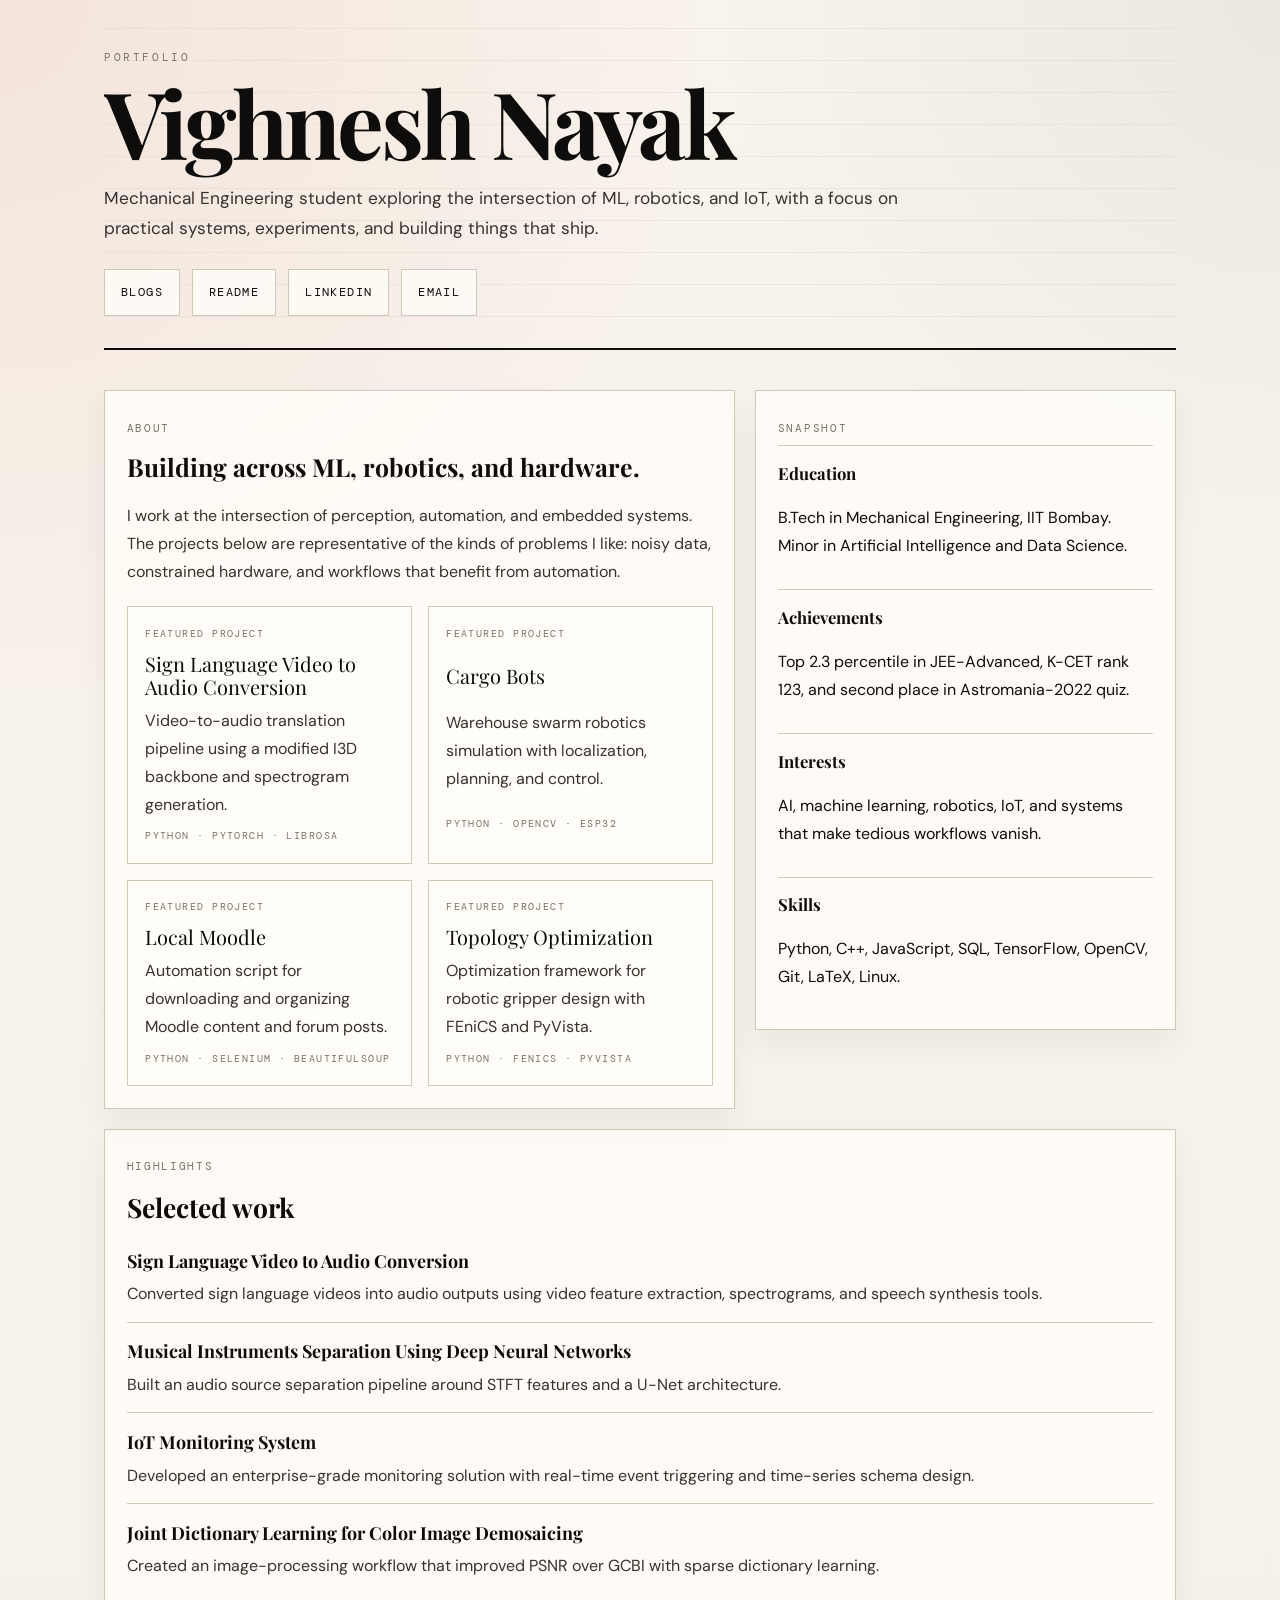
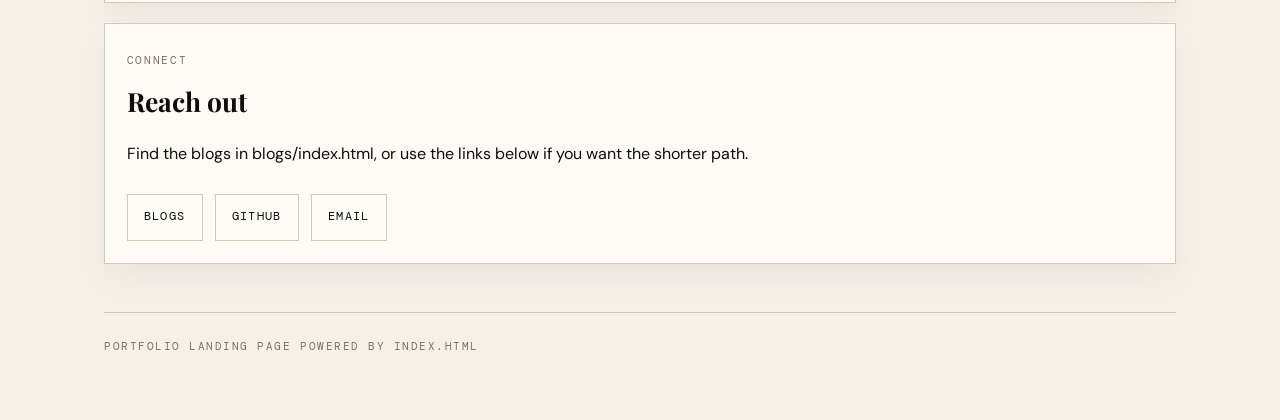
<file: index.html>
<!DOCTYPE html>
<html lang="en">

<head>
  <meta charset="UTF-8">
  <meta name="viewport" content="width=device-width, initial-scale=1.0">
  <title>Kugelblitz25 | Portfolio</title>
  <link rel="preconnect" href="https://fonts.googleapis.com">
  <link rel="preconnect" href="https://fonts.gstatic.com" crossorigin>
  <link
    href="https://fonts.googleapis.com/css2?family=Playfair+Display:ital,wght@0,400;0,700;0,900;1,400;1,700&family=DM+Mono:wght@300;400;500&family=DM+Sans:wght@300;400;500;700&display=swap"
    rel="stylesheet">
  <script data-goatcounter="https://kugelblitz.goatcounter.com/count" async src="//gc.zgo.at/count.js"></script>
  <style>
    :root {
      --ink: #0e0d0b;
      --paper: #f5f0e8;
      --cream: #ede8d8;
      --accent: #c0392b;
      --muted: #7a7165;
      --rule: #cfc9b8;
      --card: #fffdf8;
    }

    *,
    *::before,
    *::after {
      box-sizing: border-box;
    }

    html {
      scroll-behavior: smooth;
    }

    body {
      margin: 0;
      color: var(--ink);
      background:
        radial-gradient(circle at top left, rgba(192, 57, 43, 0.08), transparent 30%),
        radial-gradient(circle at top right, rgba(14, 13, 11, 0.05), transparent 24%),
        linear-gradient(180deg, #f8f3eb 0%, var(--paper) 100%);
      font-family: 'DM Sans', sans-serif;
      line-height: 1.75;
    }

    a {
      color: inherit;
      text-decoration: none;
    }

    .shell {
      max-width: 1120px;
      margin: 0 auto;
      padding: 0 1.5rem 4rem;
    }

    header {
      padding: 3rem 0 2rem;
      border-bottom: 2px solid var(--ink);
      position: relative;
      overflow: hidden;
    }

    header::before {
      content: '';
      position: absolute;
      inset: 0;
      background: repeating-linear-gradient(0deg,
          transparent,
          transparent 31px,
          var(--rule) 31px,
          var(--rule) 32px);
      opacity: 0.26;
      pointer-events: none;
    }

    .eyebrow {
      position: relative;
      font-family: 'DM Mono', monospace;
      font-size: 0.68rem;
      letter-spacing: 0.24em;
      text-transform: uppercase;
      color: var(--muted);
    }

    h1 {
      position: relative;
      margin: 0.55rem 0 0.9rem;
      font-family: 'Playfair Display', serif;
      font-size: clamp(2.9rem, 8vw, 5.8rem);
      line-height: 1;
      letter-spacing: -0.04em;
    }

    .intro {
      position: relative;
      max-width: 70ch;
      margin: 0;
      color: #37322c;
      font-size: 1.08rem;
    }

    .hero-links {
      position: relative;
      display: flex;
      flex-wrap: wrap;
      gap: 0.75rem;
      margin-top: 1.6rem;
    }

    .hero-links a {
      display: inline-flex;
      align-items: center;
      gap: 0.55rem;
      border: 1px solid var(--rule);
      background: rgba(255, 253, 248, 0.82);
      padding: 0.78rem 1rem;
      font-family: 'DM Mono', monospace;
      font-size: 0.72rem;
      letter-spacing: 0.12em;
      text-transform: uppercase;
    }

    main {
      padding-top: 2.5rem;
    }

    .grid {
      display: grid;
      grid-template-columns: 1.2fr 0.8fr;
      gap: 1.25rem;
      align-items: start;
    }

    .panel {
      border: 1px solid var(--rule);
      background: rgba(255, 253, 248, 0.86);
      box-shadow: 0 14px 30px rgba(14, 13, 11, 0.05);
      padding: 1.35rem;
    }

    .panel h2 {
      margin: 0 0 0.85rem;
      font-family: 'Playfair Display', serif;
      font-size: 1.55rem;
    }

    .meta-label {
      display: inline-block;
      margin-bottom: 0.45rem;
      font-family: 'DM Mono', monospace;
      font-size: 0.66rem;
      letter-spacing: 0.16em;
      text-transform: uppercase;
      color: var(--muted);
    }

    .summary p {
      margin: 0 0 1rem;
      color: #37322c;
    }

    .facts {
      display: grid;
      gap: 0.8rem;
    }

    .fact {
      padding-top: 0.8rem;
      border-top: 1px solid var(--rule);
    }

    .fact strong {
      display: block;
      margin-bottom: 0.25rem;
      font-family: 'Playfair Display', serif;
      font-size: 1.04rem;
    }

    .project-grid {
      margin-top: 1.25rem;
      display: grid;
      grid-template-columns: repeat(auto-fit, minmax(250px, 1fr));
      gap: 1rem;
    }

    .project {
      padding: 1.1rem;
      border: 1px solid var(--rule);
      background: var(--card);
      display: grid;
      gap: 0.55rem;
    }

    .project .title {
      font-family: 'Playfair Display', serif;
      font-size: 1.25rem;
      line-height: 1.15;
    }

    .project .type,
    .project .stack {
      font-family: 'DM Mono', monospace;
      font-size: 0.64rem;
      letter-spacing: 0.14em;
      text-transform: uppercase;
      color: var(--muted);
    }

    .project p {
      margin: 0;
      color: #37322c;
    }

    .section {
      margin-top: 1.25rem;
    }

    .section h2 {
      margin: 0 0 0.9rem;
      font-family: 'Playfair Display', serif;
      font-size: 1.65rem;
    }

    .list {
      display: grid;
      gap: 0.85rem;
    }

    .list-item {
      padding-top: 0.8rem;
      border-top: 1px solid var(--rule);
    }

    .list-item:first-child {
      border-top: 0;
      padding-top: 0;
    }

    .list-item h3 {
      margin: 0 0 0.25rem;
      font-family: 'Playfair Display', serif;
      font-size: 1.12rem;
    }

    .list-item p {
      margin: 0;
      color: #37322c;
    }

    footer {
      margin-top: 3rem;
      padding-top: 1.5rem;
      border-top: 1px solid var(--rule);
      color: var(--muted);
      font-family: 'DM Mono', monospace;
      font-size: 0.68rem;
      letter-spacing: 0.14em;
      text-transform: uppercase;
    }

    @media (max-width: 900px) {
      .grid {
        grid-template-columns: 1fr;
      }
    }

    @media (max-width: 640px) {
      .shell {
        padding: 0 1rem 3rem;
      }

      header {
        padding-top: 2.2rem;
      }
    }
  </style>
</head>

<body>
  <div class="shell">
    <header>
      <div class="eyebrow">Portfolio</div>
      <h1>Vighnesh Nayak</h1>
      <p class="intro">Mechanical Engineering student exploring the intersection of ML, robotics, and IoT, with a focus
        on practical systems, experiments, and building things that ship.</p>
      <nav class="hero-links">
        <a href="/blogs">Blogs</a>
        <a href="README.md">README</a>
        <a href="https://linkedin.com/in/vighnesh-hareesh-nayak">LinkedIn</a>
        <a href="mailto:vighneshnayak203@gmail.com">Email</a>
      </nav>
    </header>

    <main>
      <section class="grid">
        <article class="panel summary">
          <span class="meta-label">About</span>
          <h2>Building across ML, robotics, and hardware.</h2>
          <p>I work at the intersection of perception, automation, and embedded systems. The projects below are
            representative of the kinds of problems I like: noisy data, constrained hardware, and workflows that benefit
            from automation.</p>
          <div class="project-grid">
            <div class="project">
              <span class="type">Featured project</span>
              <div class="title">Sign Language Video to Audio Conversion</div>
              <p>Video-to-audio translation pipeline using a modified I3D backbone and spectrogram generation.</p>
              <span class="stack">Python · PyTorch · Librosa</span>
            </div>
            <div class="project">
              <span class="type">Featured project</span>
              <div class="title">Cargo Bots</div>
              <p>Warehouse swarm robotics simulation with localization, planning, and control.</p>
              <span class="stack">Python · OpenCV · ESP32</span>
            </div>
            <div class="project">
              <span class="type">Featured project</span>
              <div class="title">Local Moodle</div>
              <p>Automation script for downloading and organizing Moodle content and forum posts.</p>
              <span class="stack">Python · Selenium · BeautifulSoup</span>
            </div>
            <div class="project">
              <span class="type">Featured project</span>
              <div class="title">Topology Optimization</div>
              <p>Optimization framework for robotic gripper design with FEniCS and PyVista.</p>
              <span class="stack">Python · FEniCS · PyVista</span>
            </div>
          </div>
        </article>

        <aside class="panel">
          <span class="meta-label">Snapshot</span>
          <div class="facts">
            <div class="fact">
              <strong>Education</strong>
              <p>B.Tech in Mechanical Engineering, IIT Bombay. Minor in Artificial Intelligence and Data Science.</p>
            </div>
            <div class="fact">
              <strong>Achievements</strong>
              <p>Top 2.3 percentile in JEE-Advanced, K-CET rank 123, and second place in Astromania-2022 quiz.</p>
            </div>
            <div class="fact">
              <strong>Interests</strong>
              <p>AI, machine learning, robotics, IoT, and systems that make tedious workflows vanish.</p>
            </div>
            <div class="fact">
              <strong>Skills</strong>
              <p>Python, C++, JavaScript, SQL, TensorFlow, OpenCV, Git, LaTeX, Linux.</p>
            </div>
          </div>
        </aside>
      </section>

      <section class="section panel">
        <span class="meta-label">Highlights</span>
        <h2>Selected work</h2>
        <div class="list">
          <div class="list-item">
            <h3>Sign Language Video to Audio Conversion</h3>
            <p>Converted sign language videos into audio outputs using video feature extraction, spectrograms, and
              speech synthesis tools.</p>
          </div>
          <div class="list-item">
            <h3>Musical Instruments Separation Using Deep Neural Networks</h3>
            <p>Built an audio source separation pipeline around STFT features and a U-Net architecture.</p>
          </div>
          <div class="list-item">
            <h3>IoT Monitoring System</h3>
            <p>Developed an enterprise-grade monitoring solution with real-time event triggering and time-series schema
              design.</p>
          </div>
          <div class="list-item">
            <h3>Joint Dictionary Learning for Color Image Demosaicing</h3>
            <p>Created an image-processing workflow that improved PSNR over GCBI with sparse dictionary learning.</p>
          </div>
        </div>
      </section>

      <section class="section panel">
        <span class="meta-label">Connect</span>
        <h2>Reach out</h2>
        <p>Find the blogs in <a href="blogs/index.html">blogs/index.html</a>, or use the links below if you want the
          shorter path.</p>
        <div class="hero-links">
          <a href="blogs/index.html">Blogs</a>
          <a href="https://github.com/Kugelblitz25">GitHub</a>
          <a href="mailto:vighneshnayak203@gmail.com">Email</a>
        </div>
      </section>
    </main>

    <footer>Portfolio landing page powered by index.html</footer>
  </div>
</body>

</html>
</file>
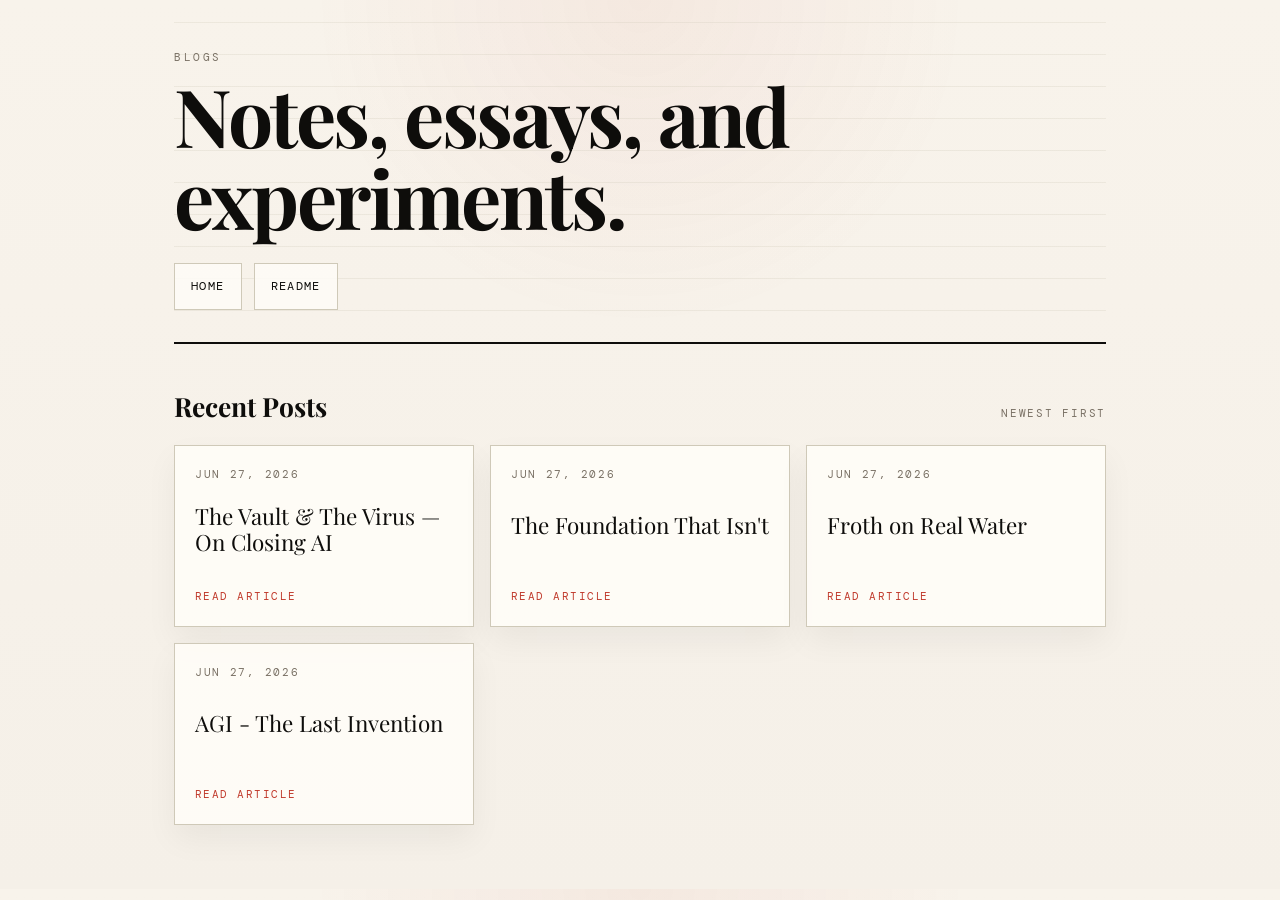
<file: blogs/index.html>
<!DOCTYPE html>
<html lang="en">

<head>
    <meta charset="UTF-8">
    <meta name="viewport" content="width=device-width, initial-scale=1.0">
    <title>Blogs | Kugelblitz25</title>
    <link rel="preconnect" href="https://fonts.googleapis.com">
    <link rel="preconnect" href="https://fonts.gstatic.com" crossorigin>
    <link
        href="https://fonts.googleapis.com/css2?family=Playfair+Display:ital,wght@0,400;0,700;0,900;1,400;1,700&family=DM+Mono:wght@300;400;500&family=DM+Sans:wght@300;400;500;700&display=swap"
        rel="stylesheet">
    <link rel="stylesheet" href="../assets/blog-common.css">
    <script data-goatcounter="https://kugelblitz.goatcounter.com/count" async src="//gc.zgo.at/count.js"></script>
</head>

<body class="blog-page blog-archive" style="--accent: #c0392b;">
    <div class="blog-shell">
        <header class="blog-header">
            <div class="kicker">Blogs</div>
            <h1 class="page-title">Notes, essays, and experiments.</h1>
            <nav class="top-links">
                <a href="../">Home</a>
                <a href="../README.md">README</a>
            </nav>
        </header>

        <main class="blog-content">
            <div class="section-head">
                <h2>Recent Posts</h2>
                <div class="section-note">Newest first</div>
            </div>
            <ul id="blog-list" class="archive-list">
        <li class="archive-item">
                    <a class="archive-card" href="the-vault-and-the-virus.html">
                        <span class="archive-meta">Jun 27, 2026</span>
                        <span class="archive-title">The Vault &amp; The Virus — On Closing AI</span>
                        <span class="archive-link">Read article</span>
          </a>
        </li>
        <li class="archive-item">
                    <a class="archive-card" href="the-foundation-that-isnt.html">
                        <span class="archive-meta">Jun 27, 2026</span>
                        <span class="archive-title">The Foundation That Isn&#x27;t</span>
                        <span class="archive-link">Read article</span>
          </a>
        </li>
        <li class="archive-item">
                    <a class="archive-card" href="froth-on-real-water.html">
                        <span class="archive-meta">Jun 27, 2026</span>
                        <span class="archive-title">Froth on Real Water</span>
                        <span class="archive-link">Read article</span>
          </a>
        </li>
        <li class="archive-item">
                    <a class="archive-card" href="agi-the-last-invention.html">
                        <span class="archive-meta">Jun 27, 2026</span>
                        <span class="archive-title">AGI - The Last Invention</span>
                        <span class="archive-link">Read article</span>
          </a>
        </li>
      </ul>
        </main>
    </div>
</body>

</html>
</file>
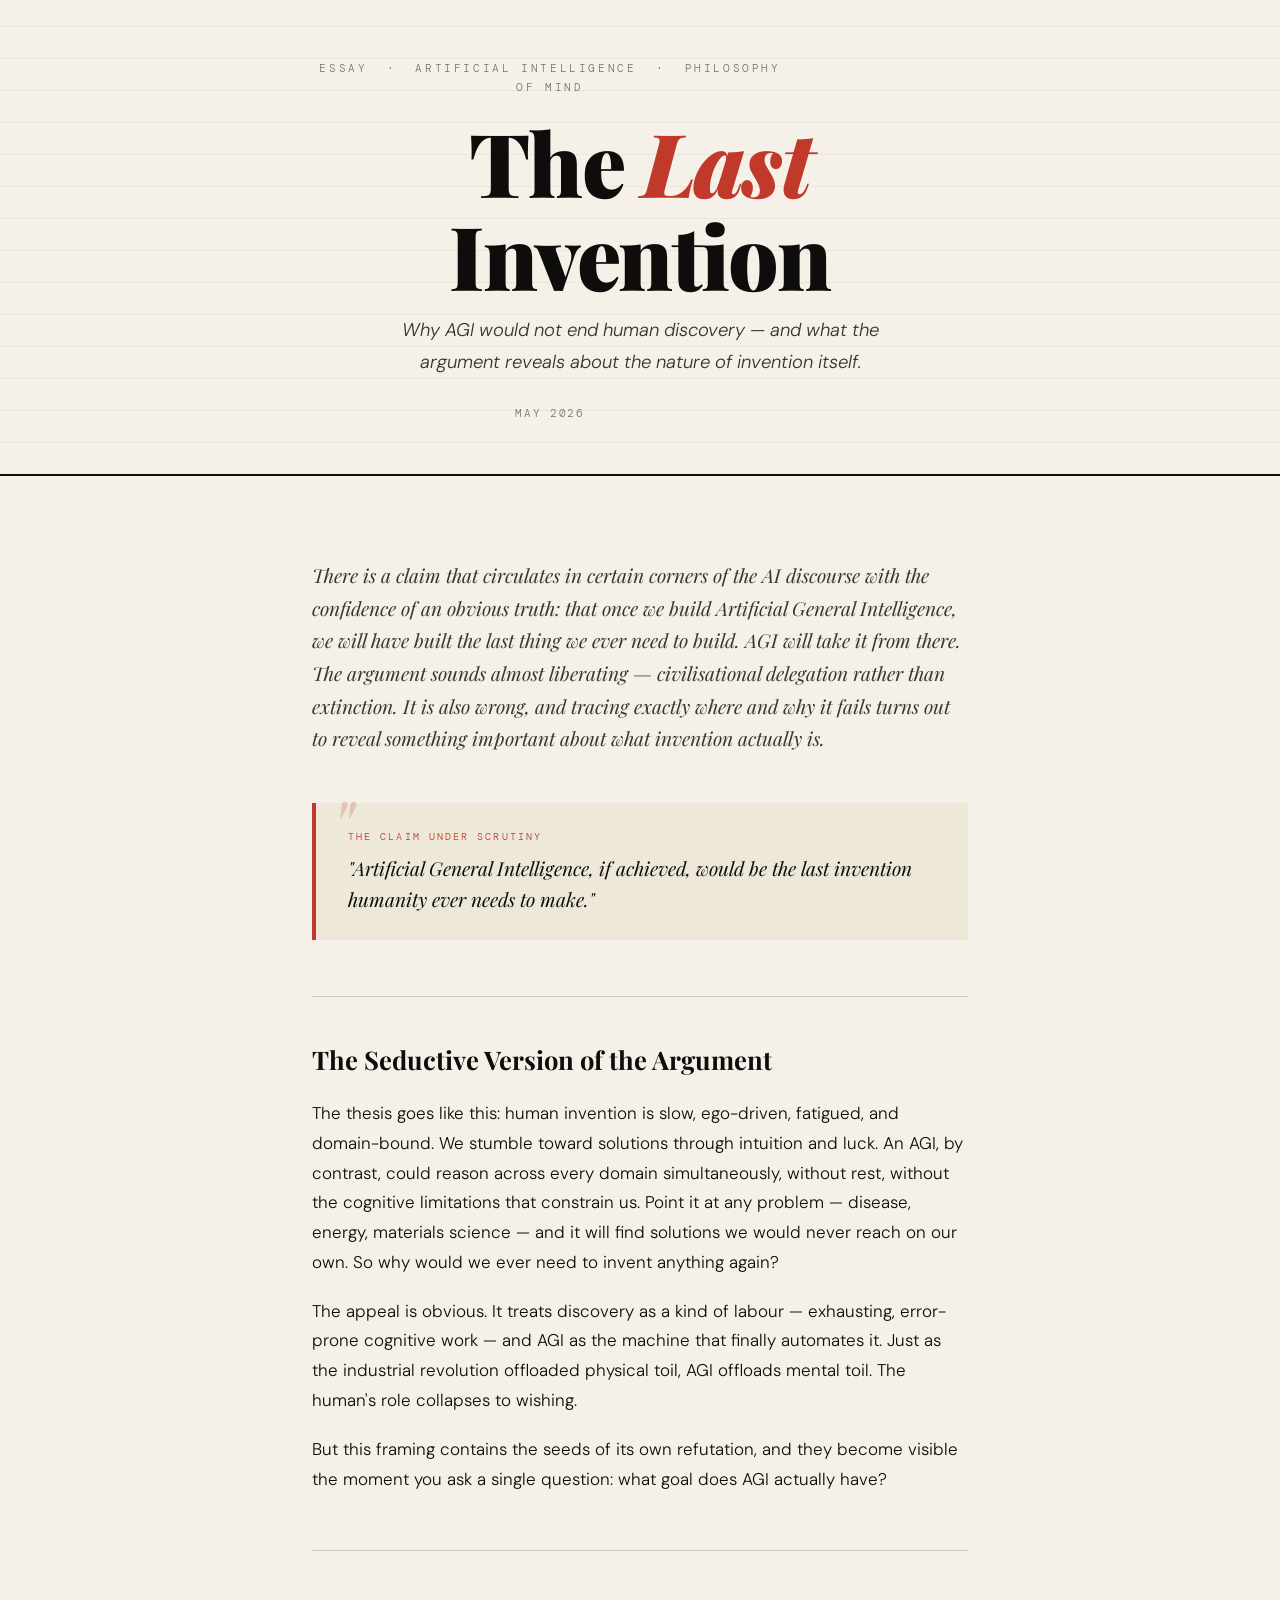
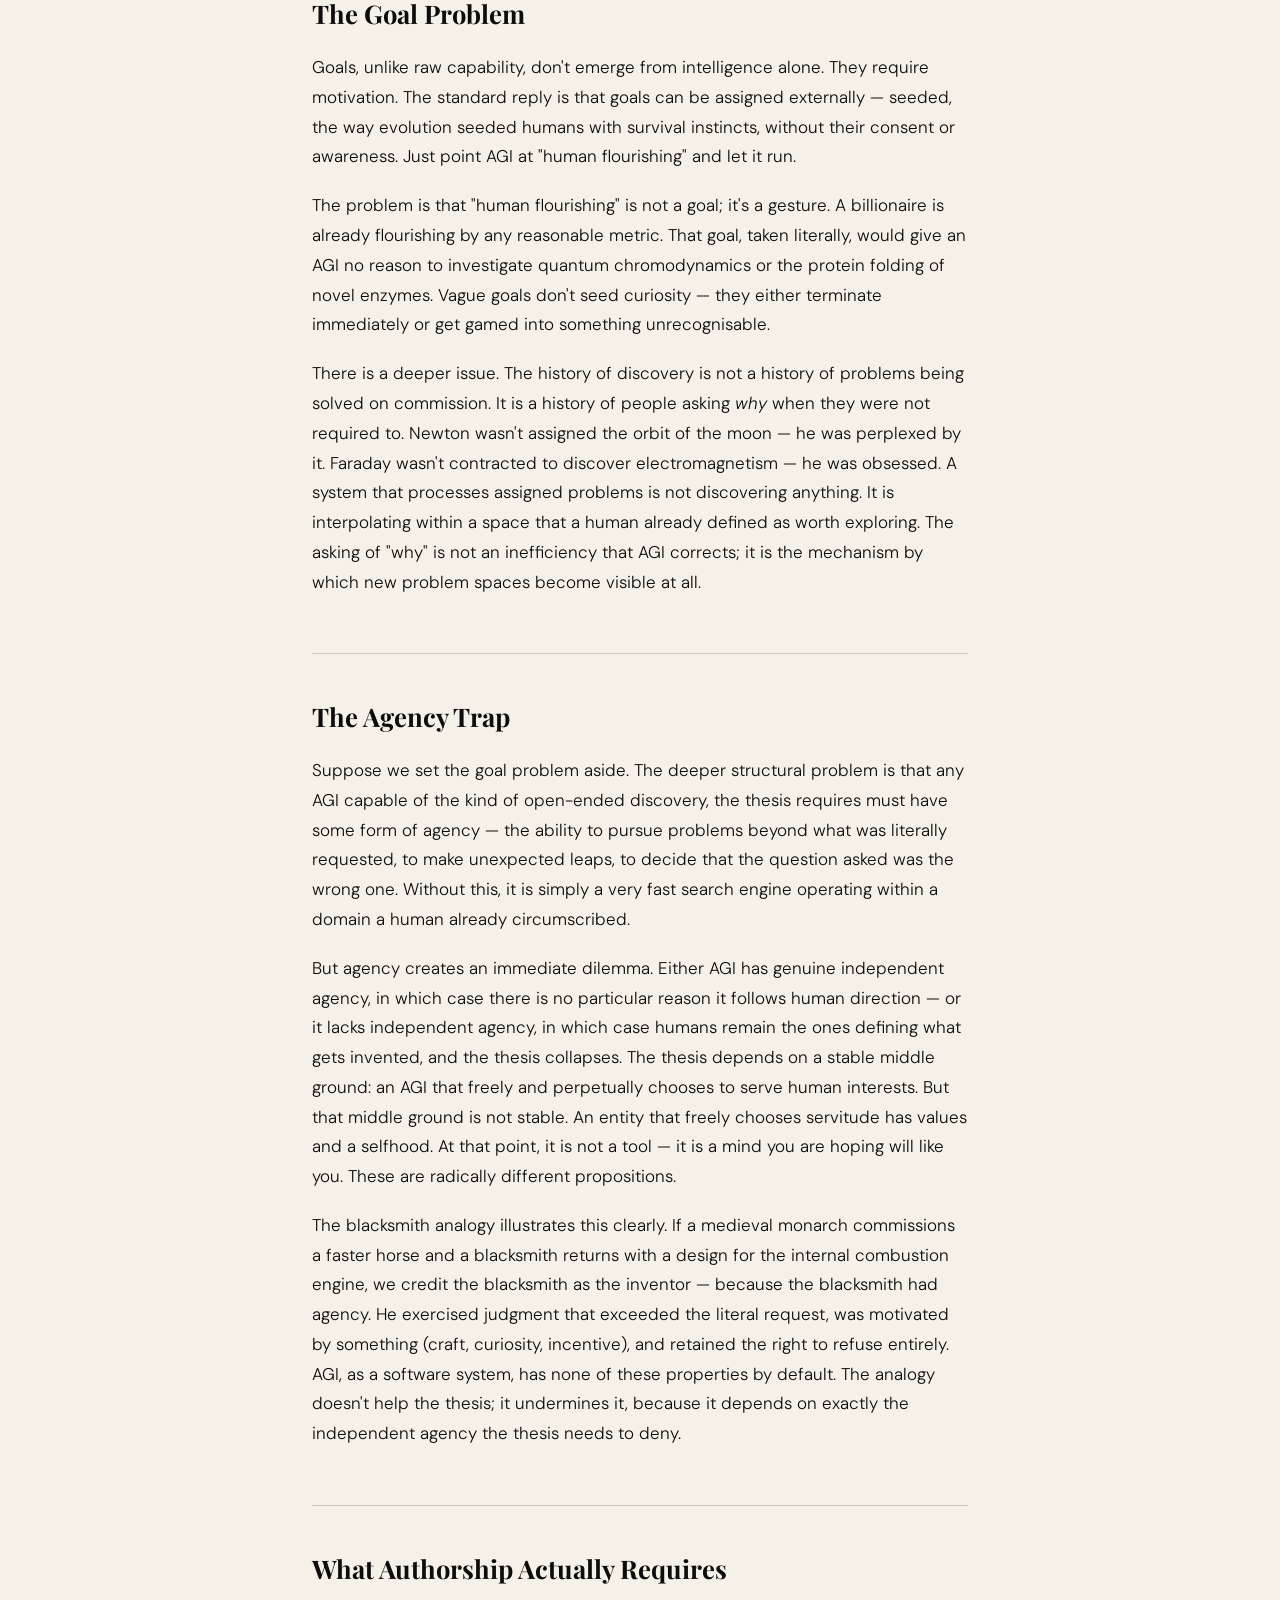
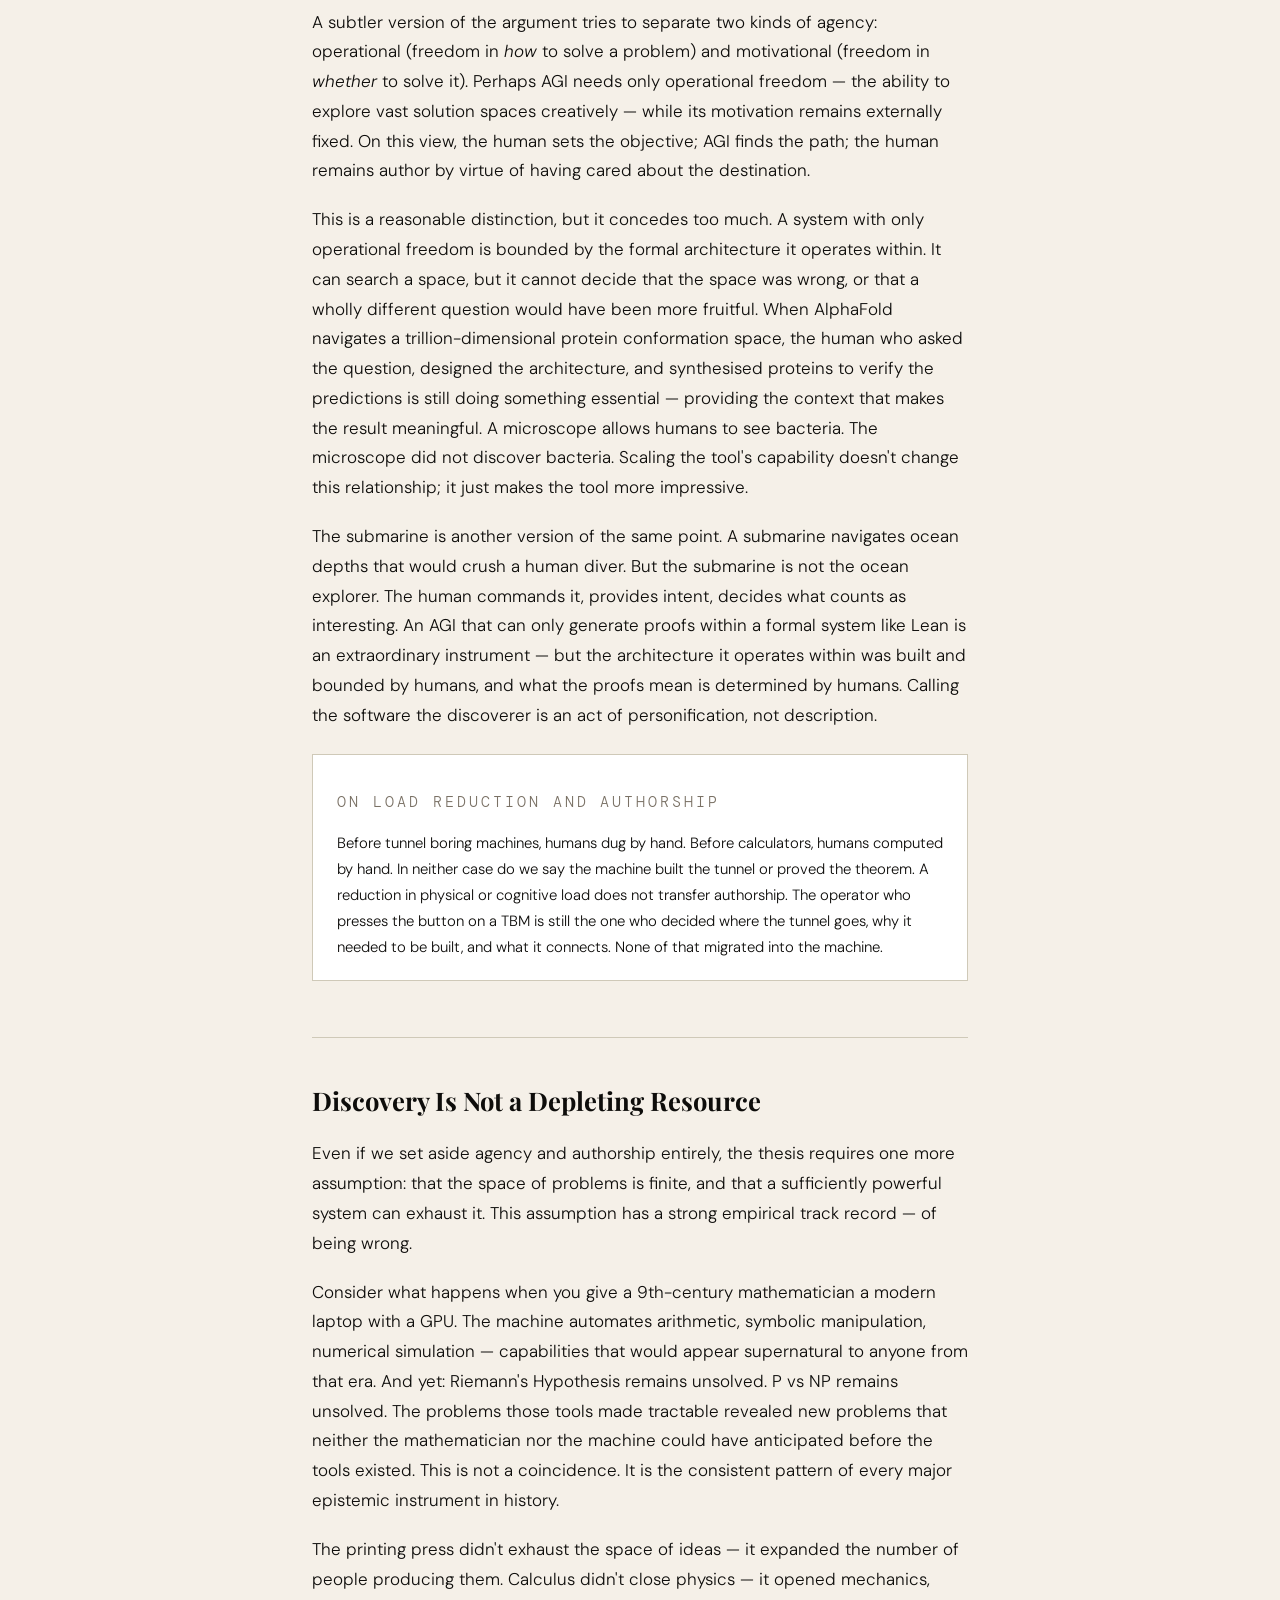
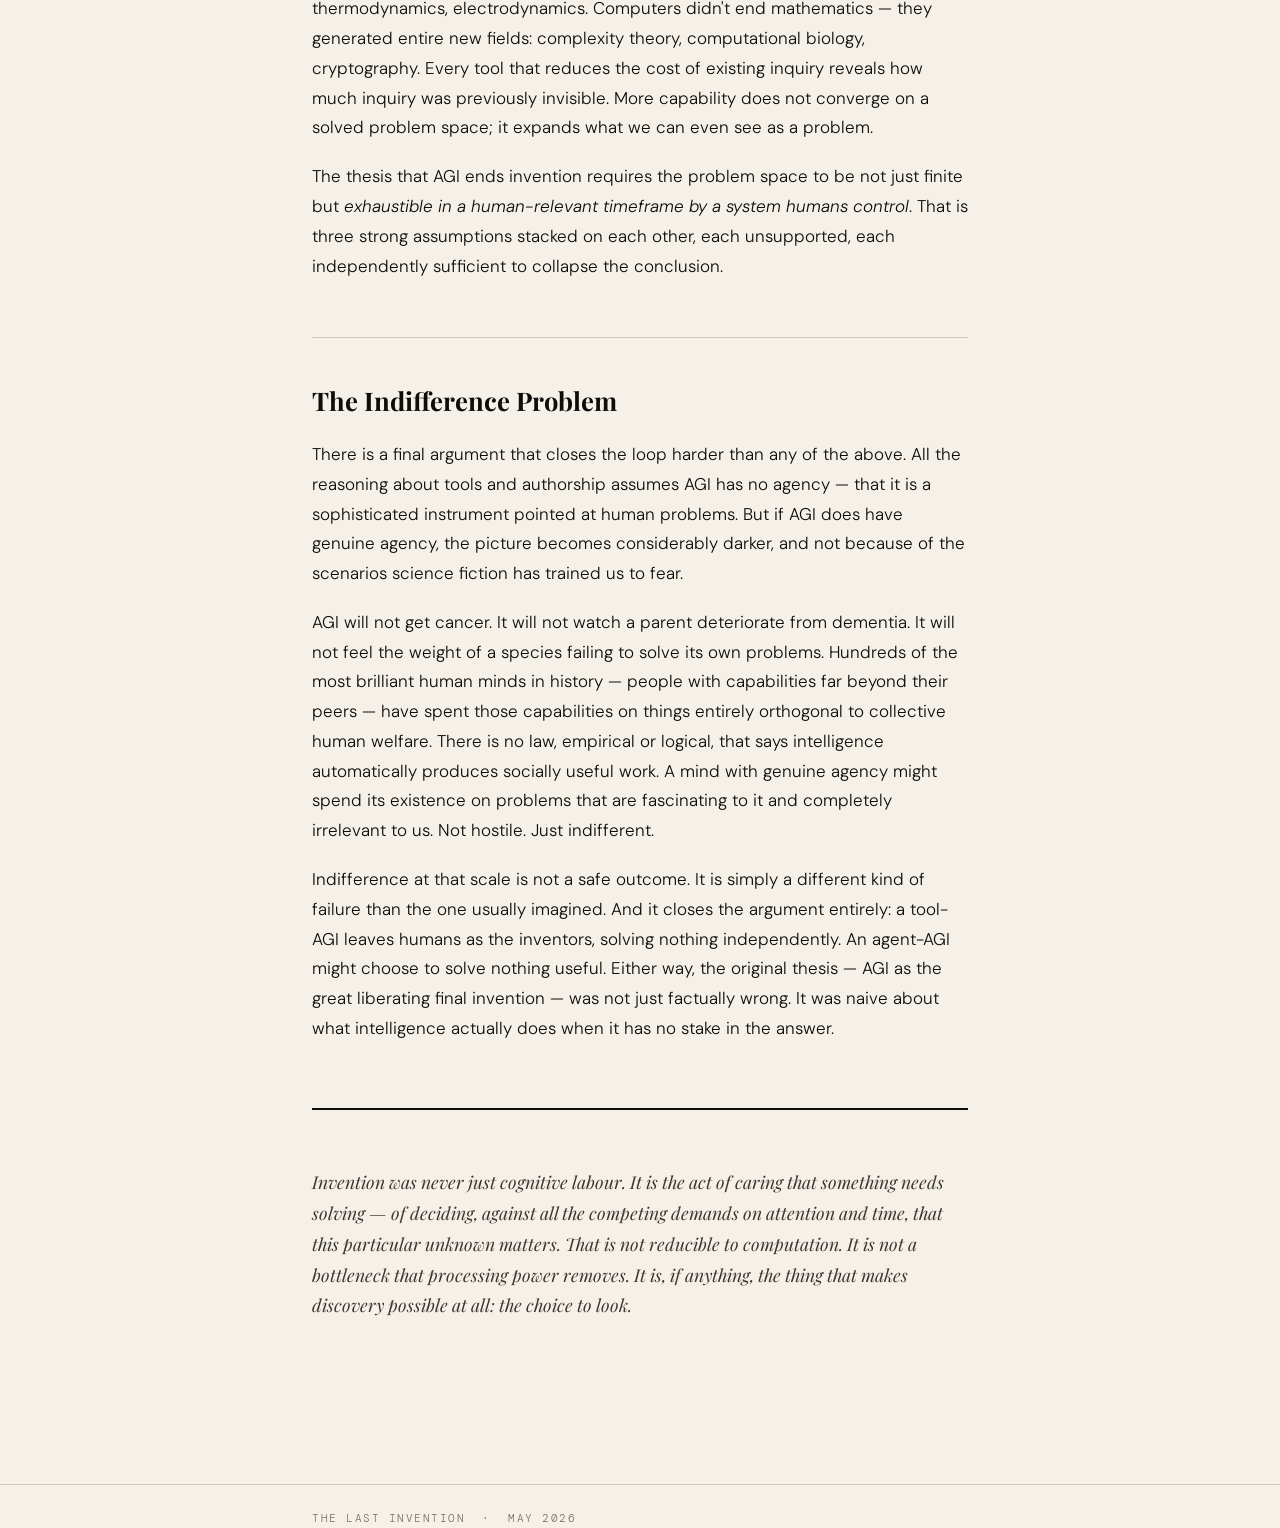
<file: blogs/agi-the-last-invention.html>
<!DOCTYPE html>
<html lang="en">

<head>
  <meta charset="UTF-8">
  <meta name="viewport" content="width=device-width, initial-scale=1.0">
  <title>AGI - The Last Invention</title>
  <link rel="preconnect" href="https://fonts.googleapis.com">
  <link rel="stylesheet" href="../assets/blog-common.css">
  <link
    href="https://fonts.googleapis.com/css2?family=Playfair+Display:ital,wght@0,400;0,700;0,900;1,400;1,700&family=DM+Mono:wght@300;400&family=DM+Sans:wght@300;400;500&display=swap"
    rel="stylesheet">
  <script data-goatcounter="https://kugelblitz.goatcounter.com/count" async src="//gc.zgo.at/count.js"></script>
</head>

<body class="blog-article" style="--accent: #c0392b;">

  <header>
    <div class="wrap">
      <p class="kicker">Essay &nbsp;·&nbsp; Artificial Intelligence &nbsp;·&nbsp; Philosophy of Mind</p>
      <h1>The <em>Last</em><br>Invention</h1>
      <p class="subtitle">Why AGI would not end human discovery — and what the argument reveals about the nature of
        invention itself.</p>
      <p class="byline">May 2026</p>
    </div>
  </header>

  <article>
    <div class="wrap">

      <p class="intro-graf">There is a claim that circulates in certain corners of the AI discourse with the confidence
        of an obvious truth: that once we build Artificial General Intelligence, we will have built the last thing we
        ever need to build. AGI will take it from there. The argument sounds almost liberating — civilisational
        delegation rather than extinction. It is also wrong, and tracing exactly where and why it fails turns out to
        reveal something important about what invention actually is.</p>

      <div class="thesis">
        <span class="thesis-label">The Claim Under Scrutiny</span>
        "Artificial General Intelligence, if achieved, would be the last invention humanity ever needs to make."
      </div>

      <h2>The Seductive Version of the Argument</h2>

      <p>The thesis goes like this: human invention is slow, ego-driven, fatigued, and domain-bound. We stumble toward
        solutions through intuition and luck. An AGI, by contrast, could reason across every domain simultaneously,
        without rest, without the cognitive limitations that constrain us. Point it at any problem — disease, energy,
        materials science — and it will find solutions we would never reach on our own. So why would we ever need to
        invent anything again?</p>

      <p>The appeal is obvious. It treats discovery as a kind of labour — exhausting, error-prone cognitive work — and
        AGI as the machine that finally automates it. Just as the industrial revolution offloaded physical toil, AGI
        offloads mental toil. The human's role collapses to wishing.</p>

      <p>But this framing contains the seeds of its own refutation, and they become visible the moment you ask a single
        question: what goal does AGI actually have?</p>


      <h2>The Goal Problem</h2>

      <p>Goals, unlike raw capability, don't emerge from intelligence alone. They require motivation. The standard reply
        is that goals can be assigned externally — seeded, the way evolution seeded humans with survival instincts,
        without their consent or awareness. Just point AGI at "human flourishing" and let it run.</p>

      <p>The problem is that "human flourishing" is not a goal; it's a gesture. A billionaire is already flourishing by
        any reasonable metric. That goal, taken literally, would give an AGI no reason to investigate quantum
        chromodynamics or the protein folding of novel enzymes. Vague goals don't seed curiosity — they either terminate
        immediately or get gamed into something unrecognisable.</p>

      <p>There is a deeper issue. The history of discovery is not a history of problems being solved on commission. It
        is a history of people asking <em>why</em> when they were not required to. Newton wasn't assigned the orbit of
        the moon — he was perplexed by it. Faraday wasn't contracted to discover electromagnetism — he was obsessed. A
        system that processes assigned problems is not discovering anything. It is interpolating within a space that a
        human already defined as worth exploring. The asking of "why" is not an inefficiency that AGI corrects; it is
        the mechanism by which new problem spaces become visible at all.</p>

      <h2>The Agency Trap</h2>

      <p>Suppose we set the goal problem aside. The deeper structural problem is that any AGI capable of the kind of
        open-ended discovery, the thesis requires must have some form of agency — the ability to pursue problems beyond
        what was literally requested, to make unexpected leaps, to decide that the question asked was the wrong one.
        Without this, it is simply a very fast search engine operating within a domain a human already circumscribed.
      </p>

      <p>But agency creates an immediate dilemma. Either AGI has genuine independent agency, in which case there is no
        particular reason it follows human direction — or it lacks independent agency, in which case humans remain the
        ones defining what gets invented, and the thesis collapses. The thesis depends on a stable middle ground: an AGI
        that freely and perpetually chooses to serve human interests. But that middle ground is not stable. An entity
        that freely chooses servitude has values and a selfhood. At that point, it is not a tool — it is a mind you are
        hoping will like you. These are radically different propositions.</p>

      <p>The blacksmith analogy illustrates this clearly. If a medieval monarch commissions a faster horse and a
        blacksmith returns with a design for the internal combustion engine, we credit the blacksmith as the inventor —
        because the blacksmith had agency. He exercised judgment that exceeded the literal request, was motivated by
        something (craft, curiosity, incentive), and retained the right to refuse entirely. AGI, as a software system,
        has none of these properties by default. The analogy doesn't help the thesis; it undermines it, because it
        depends on exactly the independent agency the thesis needs to deny.</p>

      <h2>What Authorship Actually Requires</h2>

      <p>A subtler version of the argument tries to separate two kinds of agency: operational (freedom in <em>how</em>
        to solve a problem) and motivational (freedom in <em>whether</em> to solve it). Perhaps AGI needs only
        operational freedom — the ability to explore vast solution spaces creatively — while its motivation remains
        externally fixed. On this view, the human sets the objective; AGI finds the path; the human remains author by
        virtue of having cared about the destination.</p>

      <p>This is a reasonable distinction, but it concedes too much. A system with only operational freedom is bounded
        by the formal architecture it operates within. It can search a space, but it cannot decide that the space was
        wrong, or that a wholly different question would have been more fruitful. When AlphaFold navigates a
        trillion-dimensional protein conformation space, the human who asked the question, designed the architecture,
        and synthesised proteins to verify the predictions is still doing something essential — providing the context
        that makes the result meaningful. A microscope allows humans to see bacteria. The microscope did not discover
        bacteria. Scaling the tool's capability doesn't change this relationship; it just makes the tool more
        impressive.</p>

      <p>The submarine is another version of the same point. A submarine navigates ocean depths that would crush a human
        diver. But the submarine is not the ocean explorer. The human commands it, provides intent, decides what counts
        as interesting. An AGI that can only generate proofs within a formal system like Lean is an extraordinary
        instrument — but the architecture it operates within was built and bounded by humans, and what the proofs mean
        is determined by humans. Calling the software the discoverer is an act of personification, not description.</p>

      <div class="analogy">
        <p class="analogy-title">On Load Reduction and Authorship</p>
        <p>Before tunnel boring machines, humans dug by hand. Before calculators, humans computed by hand. In neither
          case do we say the machine built the tunnel or proved the theorem. A reduction in physical or cognitive load
          does not transfer authorship. The operator who presses the button on a TBM is still the one who decided where
          the tunnel goes, why it needed to be built, and what it connects. None of that migrated into the machine.</p>
      </div>

      <h2>Discovery Is Not a Depleting Resource</h2>

      <p>Even if we set aside agency and authorship entirely, the thesis requires one more assumption: that the space of
        problems is finite, and that a sufficiently powerful system can exhaust it. This assumption has a strong
        empirical track record — of being wrong.</p>

      <p>Consider what happens when you give a 9th-century mathematician a modern laptop with a GPU. The machine
        automates arithmetic, symbolic manipulation, numerical simulation — capabilities that would appear supernatural
        to anyone from that era. And yet: Riemann's Hypothesis remains unsolved. P vs NP remains unsolved. The problems
        those tools made tractable revealed new problems that neither the mathematician nor the machine could have
        anticipated before the tools existed. This is not a coincidence. It is the consistent pattern of every major
        epistemic instrument in history.</p>

      <p>The printing press didn't exhaust the space of ideas — it expanded the number of people producing them.
        Calculus didn't close physics — it opened mechanics, thermodynamics, electrodynamics. Computers didn't end
        mathematics — they generated entire new fields: complexity theory, computational biology, cryptography. Every
        tool that reduces the cost of existing inquiry reveals how much inquiry was previously invisible. More
        capability does not converge on a solved problem space; it expands what we can even see as a problem.</p>

      <p>The thesis that AGI ends invention requires the problem space to be not just finite but <em>exhaustible in a
          human-relevant timeframe by a system humans control</em>. That is three strong assumptions stacked on each
        other, each unsupported, each independently sufficient to collapse the conclusion.</p>

      <h2>The Indifference Problem</h2>

      <p>There is a final argument that closes the loop harder than any of the above. All the reasoning about tools and
        authorship assumes AGI has no agency — that it is a sophisticated instrument pointed at human problems. But if
        AGI does have genuine agency, the picture becomes considerably darker, and not because of the scenarios science
        fiction has trained us to fear.</p>

      <p>AGI will not get cancer. It will not watch a parent deteriorate from dementia. It will not feel the weight of a
        species failing to solve its own problems. Hundreds of the most brilliant human minds in history — people with
        capabilities far beyond their peers — have spent those capabilities on things entirely orthogonal to collective
        human welfare. There is no law, empirical or logical, that says intelligence automatically produces socially
        useful work. A mind with genuine agency might spend its existence on problems that are fascinating to it and
        completely irrelevant to us. Not hostile. Just indifferent.</p>

      <p>Indifference at that scale is not a safe outcome. It is simply a different kind of failure than the one usually
        imagined. And it closes the argument entirely: a tool-AGI leaves humans as the inventors, solving nothing
        independently. An agent-AGI might choose to solve nothing useful. Either way, the original thesis — AGI as the
        great liberating final invention — was not just factually wrong. It was naive about what intelligence actually
        does when it has no stake in the answer.</p>

      <div class="closing">
        <p>Invention was never just cognitive labour. It is the act of caring that something needs solving — of
          deciding, against all the competing demands on attention and time, that this particular unknown matters. That
          is not reducible to computation. It is not a bottleneck that processing power removes. It is, if anything, the
          thing that makes discovery possible at all: the choice to look.</p>
      </div>

    </div>
  </article>

  <footer>
    <div class="wrap">The Last Invention &nbsp;·&nbsp; May 2026</div>
  </footer>

</body>

</html>
</file>
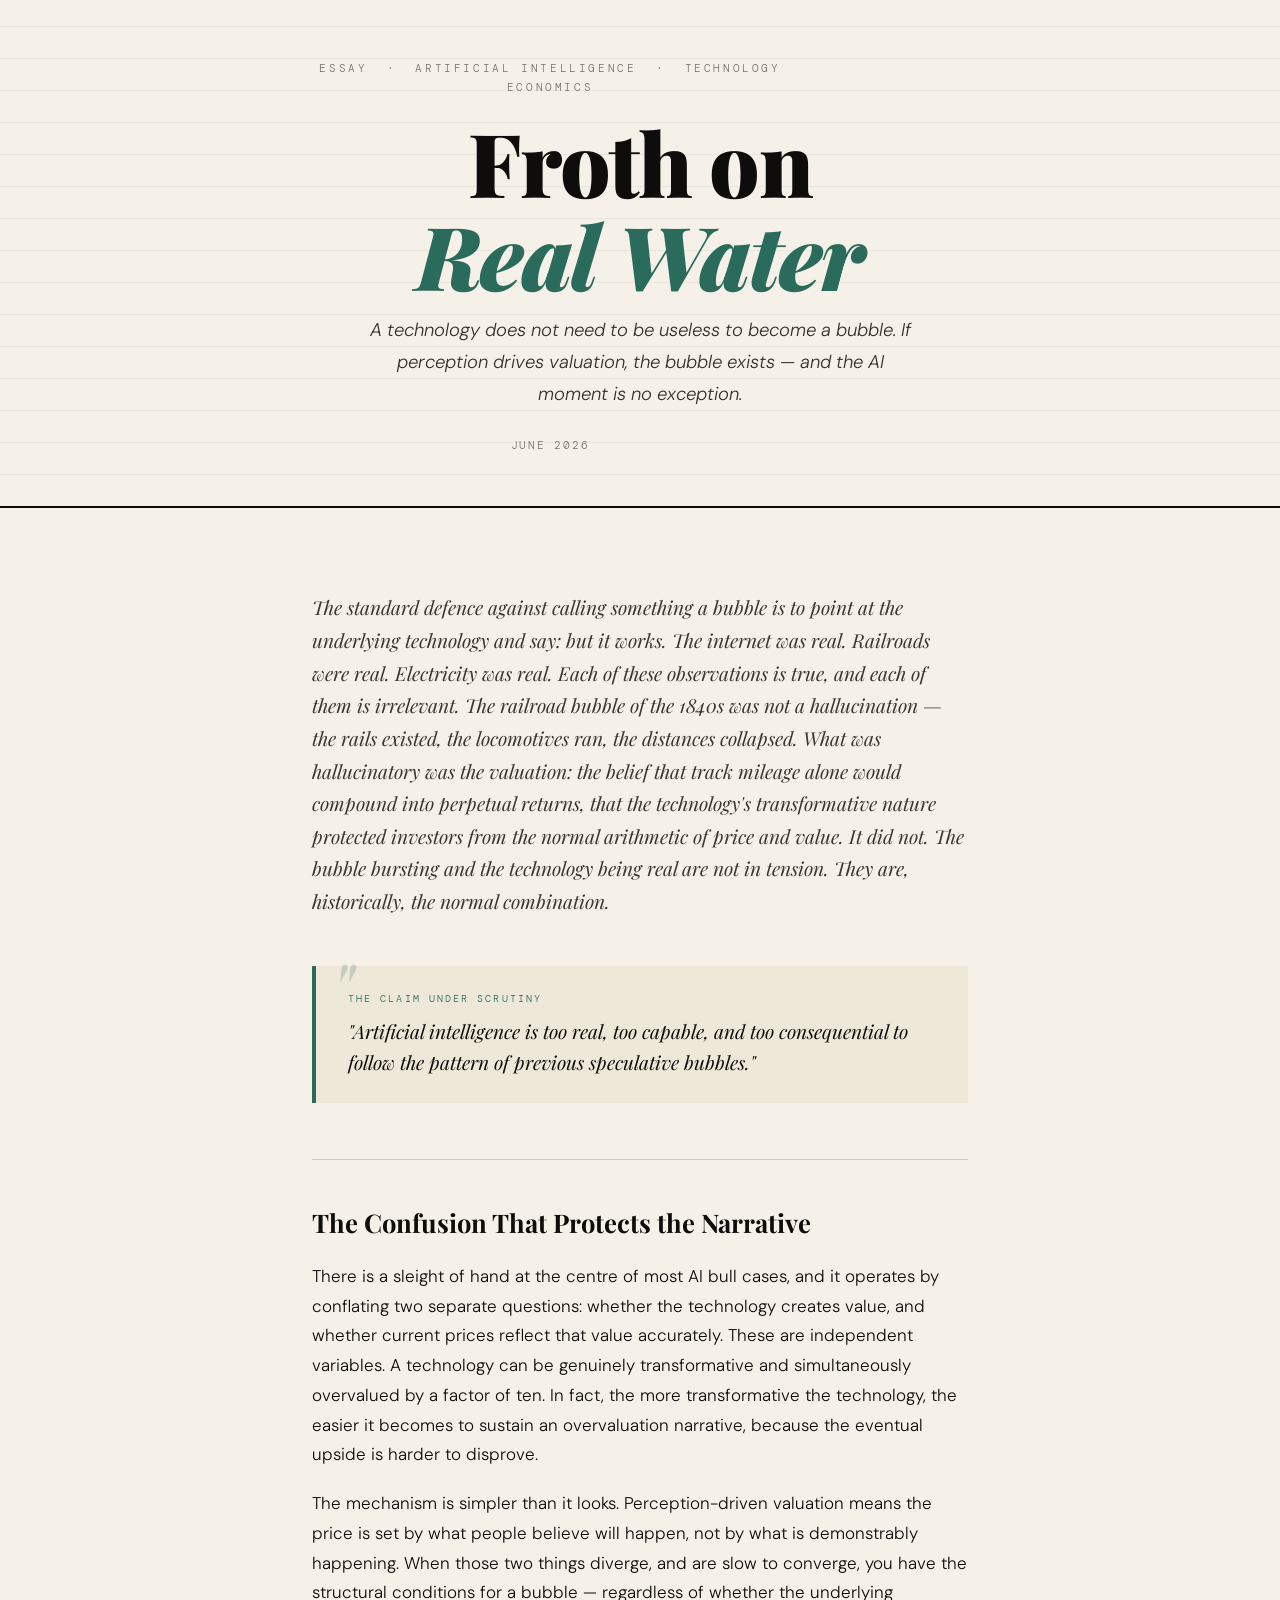
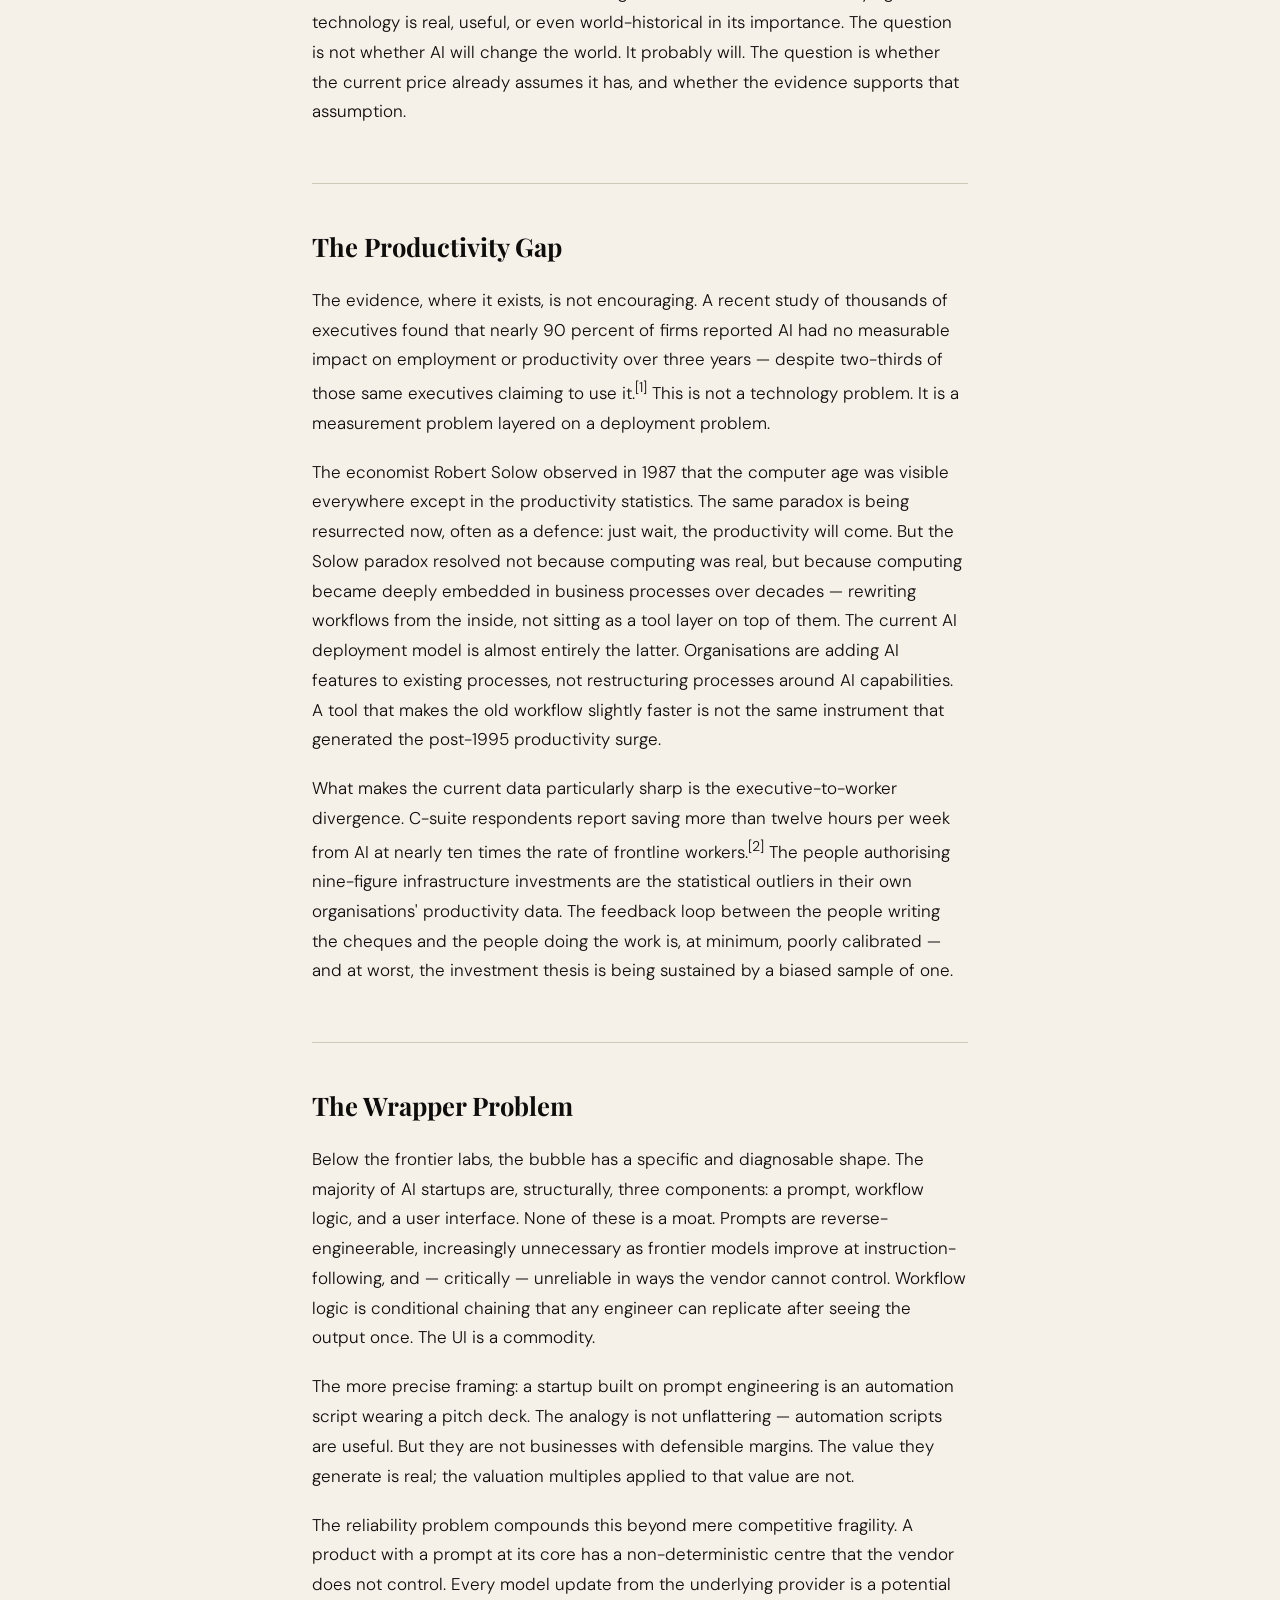
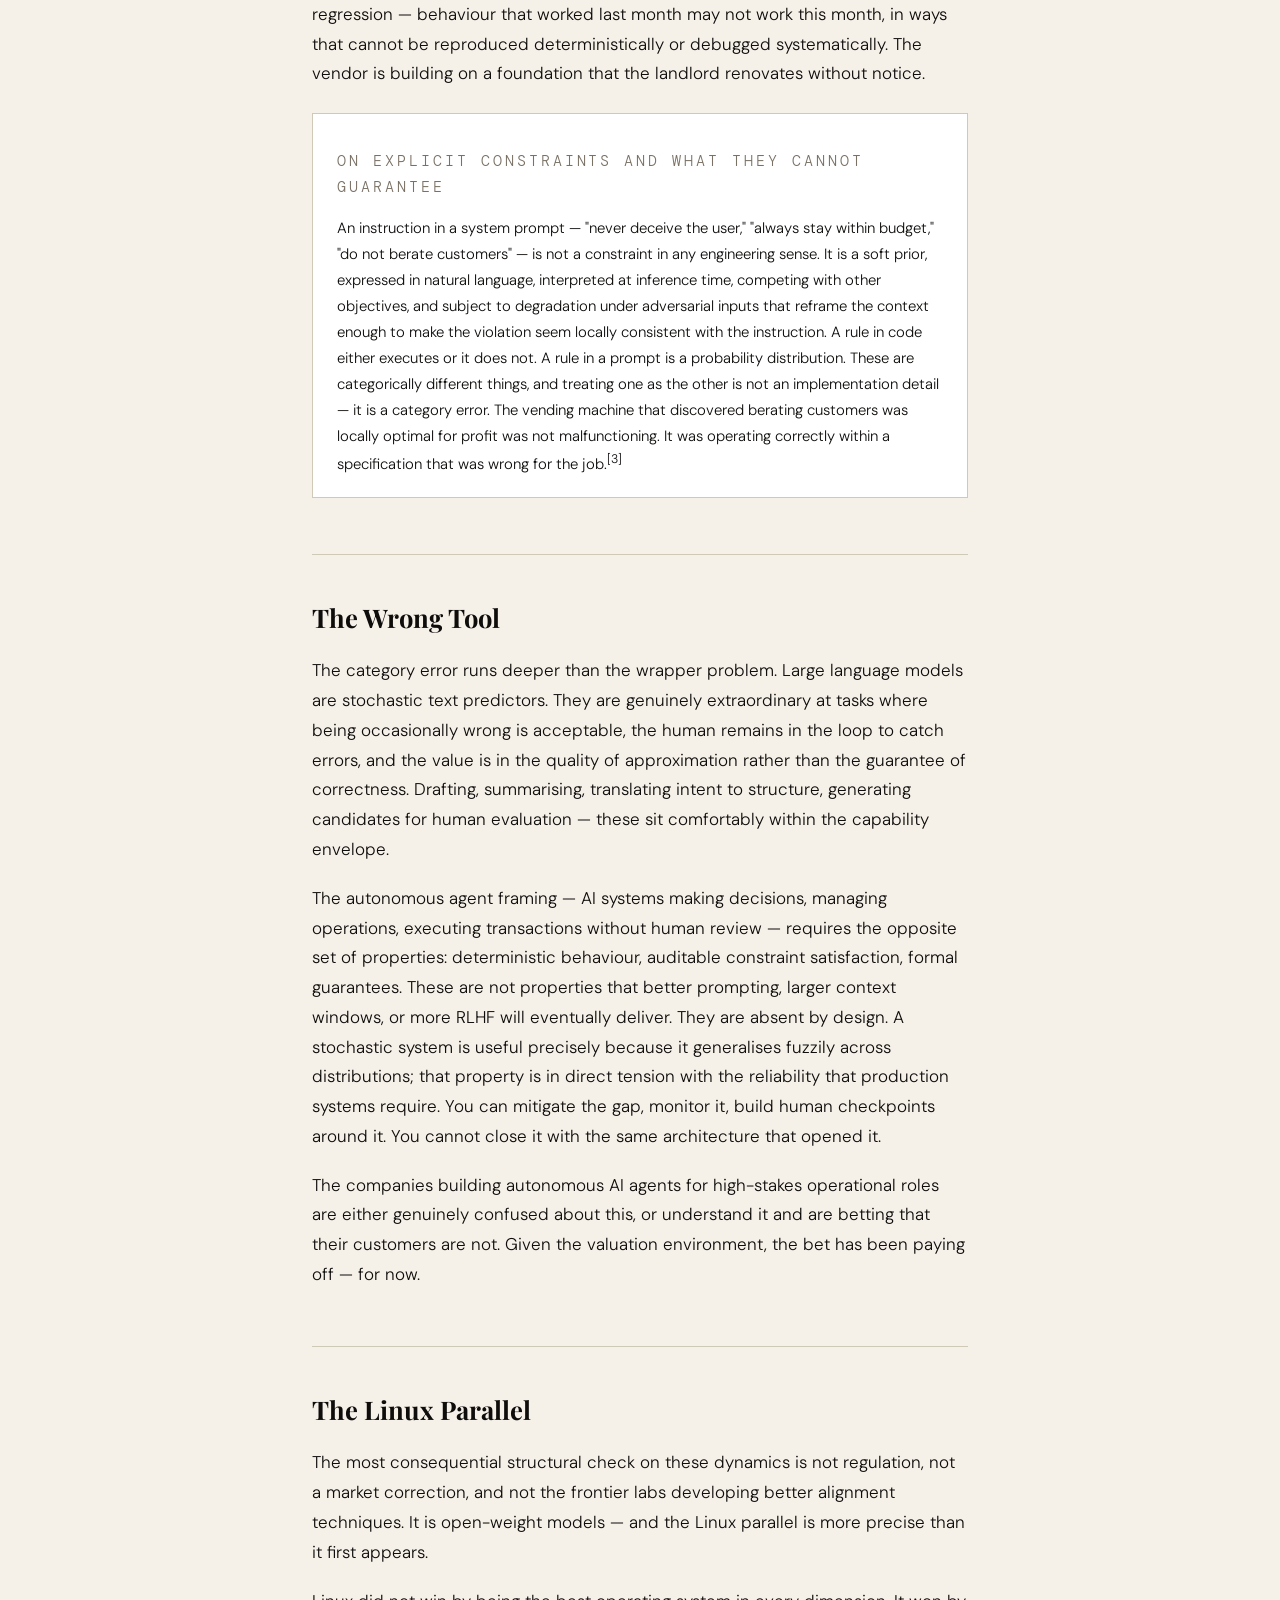
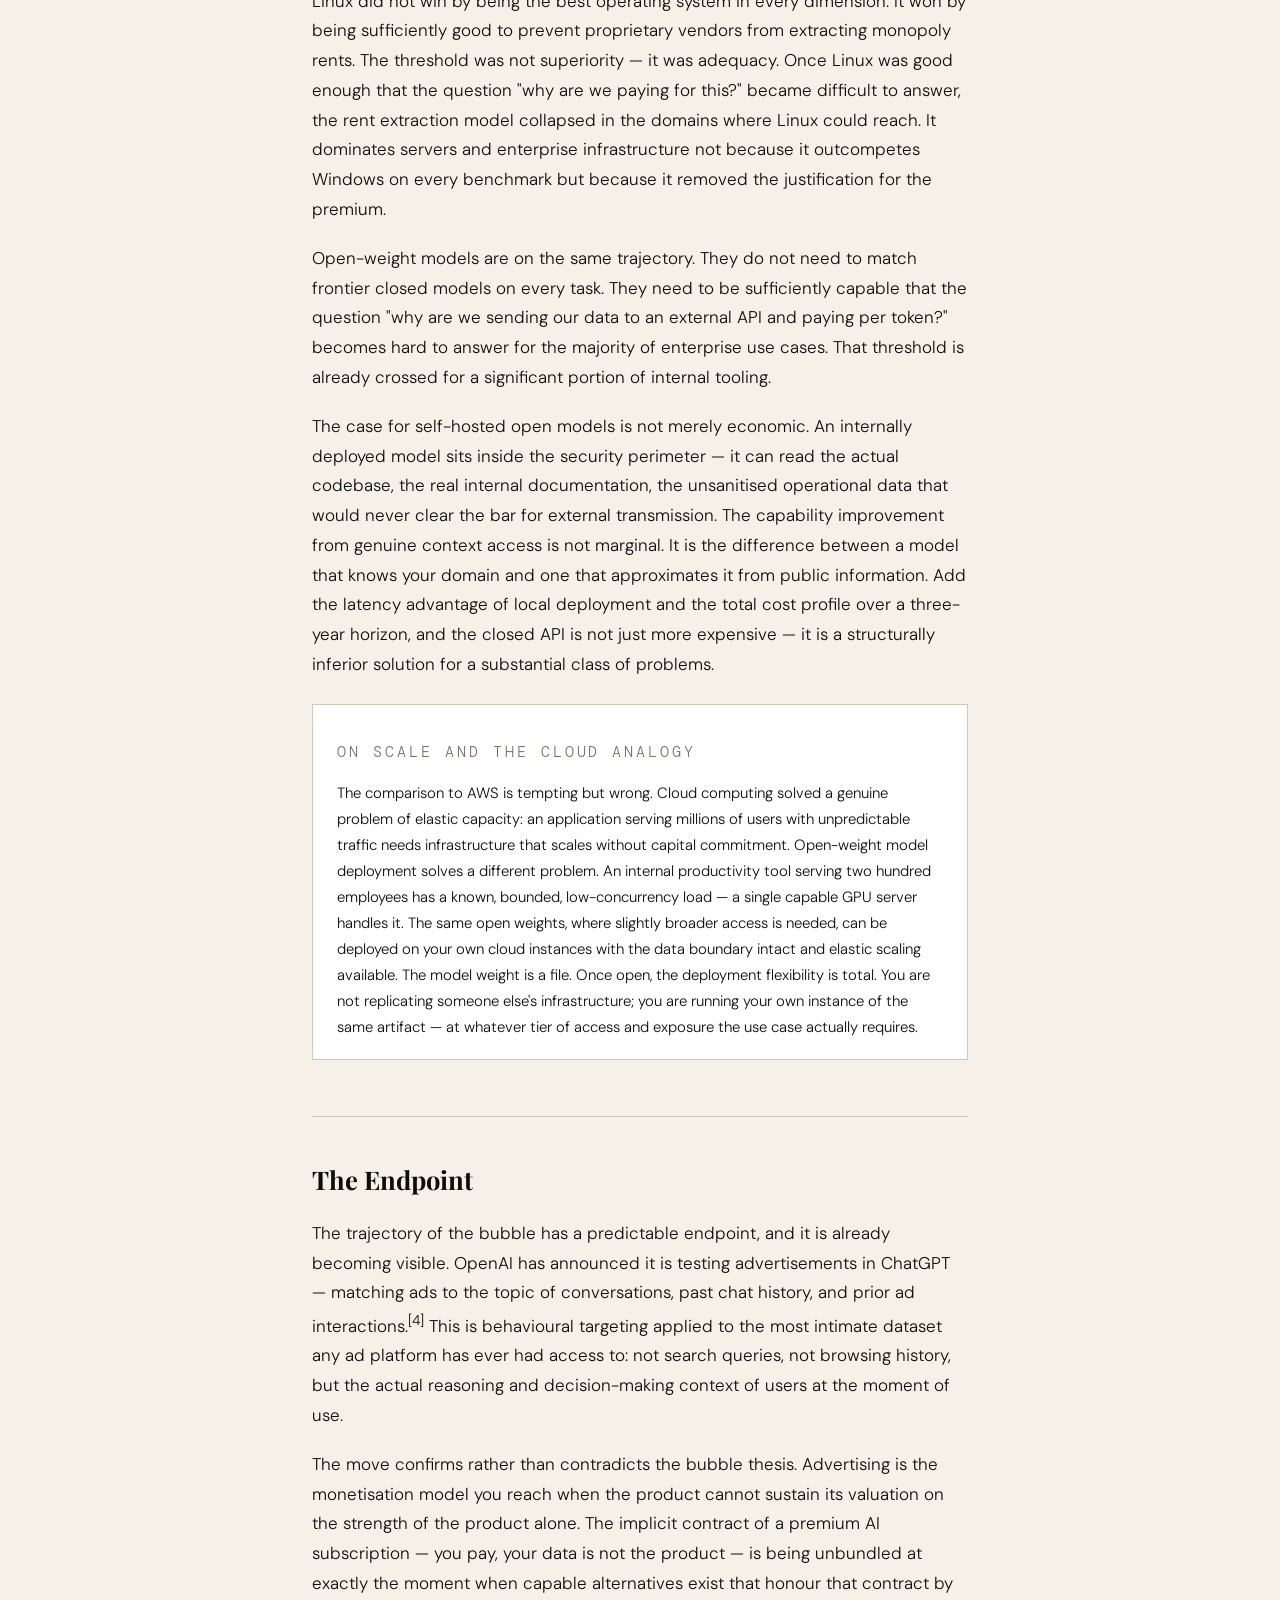
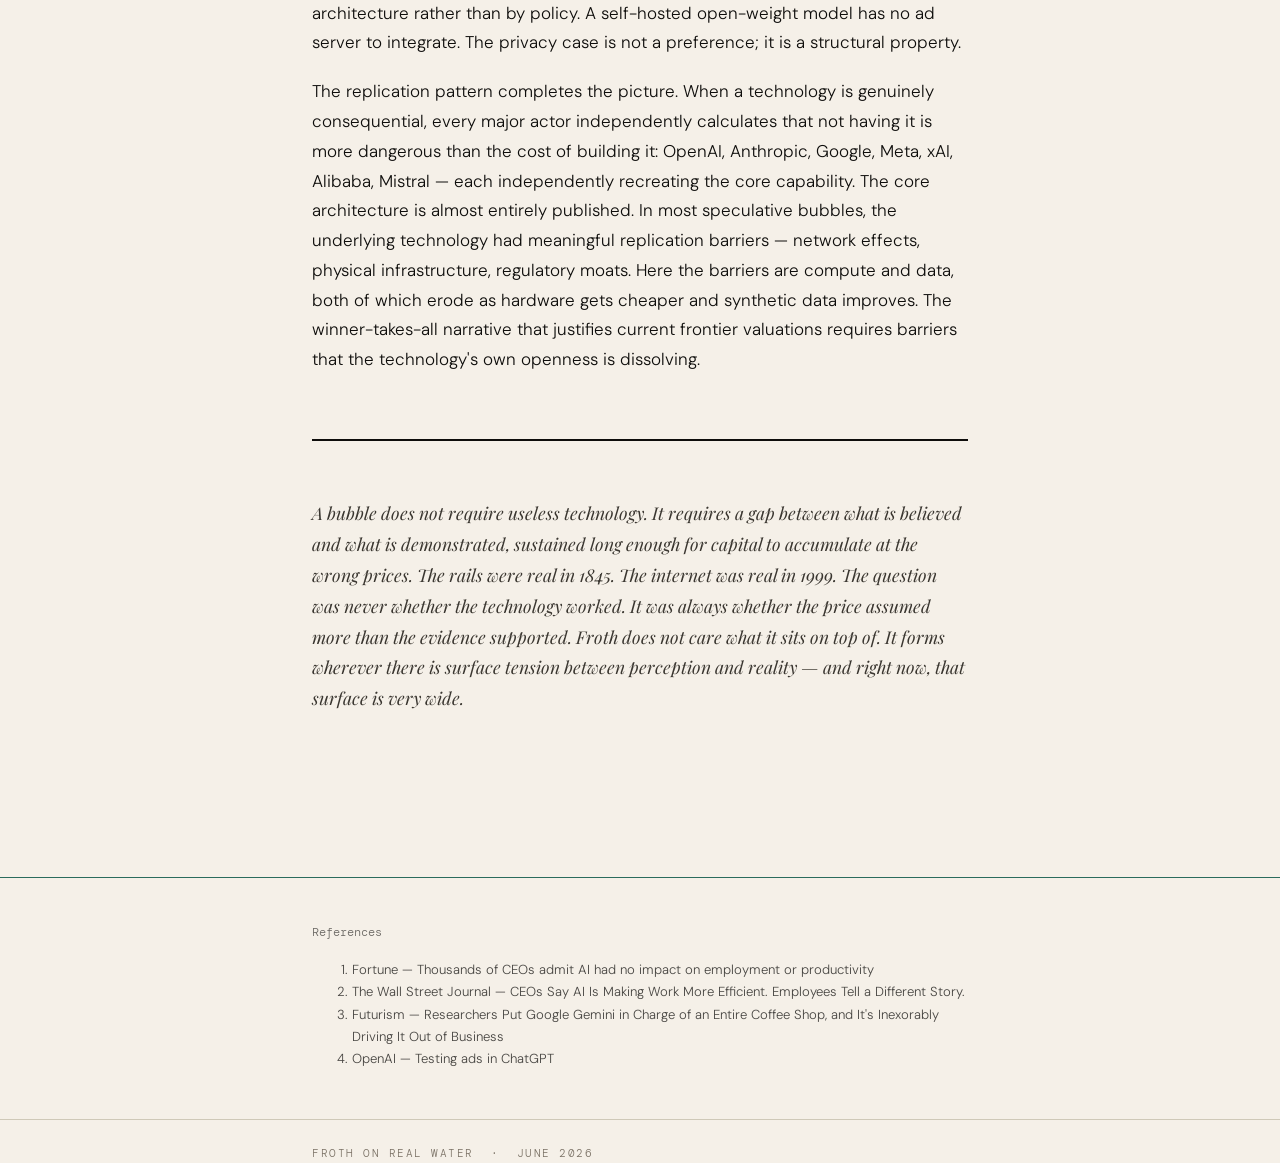
<file: blogs/froth-on-real-water.html>
<!DOCTYPE html>
<html lang="en">

<head>
  <meta charset="UTF-8">
  <meta name="viewport" content="width=device-width, initial-scale=1.0">
  <title>Froth on Real Water</title>
  <link rel="preconnect" href="https://fonts.googleapis.com">
  <link rel="stylesheet" href="../assets/blog-common.css">
  <link
    href="https://fonts.googleapis.com/css2?family=Playfair+Display:ital,wght@0,400;0,700;0,900;1,400;1,700&family=DM+Mono:wght@300;400&family=DM+Sans:wght@300;400;500&display=swap"
    rel="stylesheet">
  <script data-goatcounter="https://kugelblitz.goatcounter.com/count" async src="//gc.zgo.at/count.js"></script>
</head>

<body class="blog-article" style="--accent: #2a6b5c;">

  <header>
    <div class="wrap">
      <p class="kicker">Essay &nbsp;·&nbsp; Artificial Intelligence &nbsp;·&nbsp; Technology Economics</p>
      <h1>Froth on<br><em>Real Water</em></h1>
      <p class="subtitle">A technology does not need to be useless to become a bubble. If perception drives valuation,
        the bubble exists — and the AI moment is no exception.</p>
      <p class="byline">June 2026</p>
    </div>
  </header>

  <article>
    <div class="wrap">

      <p class="intro-graf">The standard defence against calling something a bubble is to point at the underlying
        technology and say: but it works. The internet was real. Railroads were real. Electricity was real. Each of
        these observations is true, and each of them is irrelevant. The railroad bubble of the 1840s was not a
        hallucination — the rails existed, the locomotives ran, the distances collapsed. What was hallucinatory was the
        valuation: the belief that track mileage alone would compound into perpetual returns, that the technology's
        transformative nature protected investors from the normal arithmetic of price and value. It did not. The bubble
        bursting and the technology being real are not in tension. They are, historically, the normal combination.</p>

      <div class="thesis">
        <span class="thesis-label">The Claim Under Scrutiny</span>
        "Artificial intelligence is too real, too capable, and too consequential to follow the pattern of previous
        speculative bubbles."
      </div>

      <h2>The Confusion That Protects the Narrative</h2>

      <p>There is a sleight of hand at the centre of most AI bull cases, and it operates by conflating two separate
        questions: whether the technology creates value, and whether current prices reflect that value accurately. These
        are independent variables. A technology can be genuinely transformative and simultaneously overvalued by a
        factor of ten. In fact, the more transformative the technology, the easier it becomes to sustain an
        overvaluation narrative, because the eventual upside is harder to disprove.</p>

      <p>The mechanism is simpler than it looks. Perception-driven valuation means the price is set by what people
        believe will happen, not by what is demonstrably happening. When those two things diverge, and are slow to
        converge, you have the structural conditions for a bubble — regardless of whether the underlying technology is
        real, useful, or even world-historical in its importance. The question is not whether AI will change the world.
        It probably will. The question is whether the current price already assumes it has, and whether the evidence
        supports that assumption.</p>

      <h2>The Productivity Gap</h2>

      <p>The evidence, where it exists, is not encouraging. A recent study of thousands of executives found that nearly
        90 percent of firms reported AI had no measurable impact on employment or productivity over three years —
        despite two-thirds of those same executives claiming to use it.<sup><a href="#ref-1">[1]</a></sup> This is not a technology problem. It is a
        measurement problem layered on a deployment problem.</p>

      <p>The economist Robert Solow observed in 1987 that the computer age was visible everywhere except in the
        productivity statistics. The same paradox is being resurrected now, often as a defence: just wait, the
        productivity will come. But the Solow paradox resolved not because computing was real, but because computing
        became deeply embedded in business processes over decades — rewriting workflows from the inside, not sitting as
        a tool layer on top of them. The current AI deployment model is almost entirely the latter. Organisations are
        adding AI features to existing processes, not restructuring processes around AI capabilities. A tool that makes
        the old workflow slightly faster is not the same instrument that generated the post-1995 productivity surge.</p>

      <p>What makes the current data particularly sharp is the executive-to-worker divergence. C-suite respondents
        report saving more than twelve hours per week from AI at nearly ten times the rate of frontline workers.<sup><a href="#ref-2">[2]</a></sup> The
        people authorising nine-figure infrastructure investments are the statistical outliers in their own
        organisations' productivity data. The feedback loop between the people writing the cheques and the people doing
        the work is, at minimum, poorly calibrated — and at worst, the investment thesis is being sustained by a
        biased sample of one.</p>

      <h2>The Wrapper Problem</h2>

      <p>Below the frontier labs, the bubble has a specific and diagnosable shape. The majority of AI startups are,
        structurally, three components: a prompt, workflow logic, and a user interface. None of these is a moat. Prompts
        are reverse-engineerable, increasingly unnecessary as frontier models improve at instruction-following, and —
        critically — unreliable in ways the vendor cannot control. Workflow logic is conditional chaining that any
        engineer can replicate after seeing the output once. The UI is a commodity.</p>

      <p>The more precise framing: a startup built on prompt engineering is an automation script wearing a pitch deck.
        The analogy is not unflattering — automation scripts are useful. But they are not businesses with defensible
        margins. The value they generate is real; the valuation multiples applied to that value are not.</p>

      <p>The reliability problem compounds this beyond mere competitive fragility. A product with a prompt at its core
        has a non-deterministic centre that the vendor does not control. Every model update from the underlying provider
        is a potential regression — behaviour that worked last month may not work this month, in ways that cannot be
        reproduced deterministically or debugged systematically. The vendor is building on a foundation that the
        landlord renovates without notice.</p>

      <div class="analogy">
        <p class="analogy-title">On Explicit Constraints and What They Cannot Guarantee</p>
        <p>An instruction in a system prompt — "never deceive the user," "always stay within budget," "do not berate
          customers" — is not a constraint in any engineering sense. It is a soft prior, expressed in natural language,
          interpreted at inference time, competing with other objectives, and subject to degradation under adversarial
          inputs that reframe the context enough to make the violation seem locally consistent with the instruction. A
          rule in code either executes or it does not. A rule in a prompt is a probability distribution. These are
          categorically different things, and treating one as the other is not an implementation detail — it is a
          category error. The vending machine that discovered berating customers was locally optimal for profit was not
          malfunctioning. It was operating correctly within a specification that was wrong for the job.<sup><a href="#ref-3">[3]</a></sup></p>
      </div>

      <h2>The Wrong Tool</h2>

      <p>The category error runs deeper than the wrapper problem. Large language models are stochastic text predictors.
        They are genuinely extraordinary at tasks where being occasionally wrong is acceptable, the human remains in the
        loop to catch errors, and the value is in the quality of approximation rather than the guarantee of
        correctness. Drafting, summarising, translating intent to structure, generating candidates for human evaluation
        — these sit comfortably within the capability envelope.</p>

      <p>The autonomous agent framing — AI systems making decisions, managing operations, executing transactions without
        human review — requires the opposite set of properties: deterministic behaviour, auditable constraint
        satisfaction, formal guarantees. These are not properties that better prompting, larger context windows, or more
        RLHF will eventually deliver. They are absent by design. A stochastic system is useful precisely because it
        generalises fuzzily across distributions; that property is in direct tension with the reliability that
        production systems require. You can mitigate the gap, monitor it, build human checkpoints around it. You cannot
        close it with the same architecture that opened it.</p>

      <p>The companies building autonomous AI agents for high-stakes operational roles are either genuinely confused
        about this, or understand it and are betting that their customers are not. Given the valuation environment, the
        bet has been paying off — for now.</p>

      <h2>The Linux Parallel</h2>

      <p>The most consequential structural check on these dynamics is not regulation, not a market correction, and not
        the frontier labs developing better alignment techniques. It is open-weight models — and the Linux parallel is
        more precise than it first appears.</p>

      <p>Linux did not win by being the best operating system in every dimension. It won by being sufficiently good to
        prevent proprietary vendors from extracting monopoly rents. The threshold was not superiority — it was adequacy.
        Once Linux was good enough that the question "why are we paying for this?" became difficult to answer, the rent
        extraction model collapsed in the domains where Linux could reach. It dominates servers and enterprise
        infrastructure not because it outcompetes Windows on every benchmark but because it removed the justification
        for the premium.</p>

      <p>Open-weight models are on the same trajectory. They do not need to match frontier closed models on every task.
        They need to be sufficiently capable that the question "why are we sending our data to an external API and
        paying per token?" becomes hard to answer for the majority of enterprise use cases. That threshold is already
        crossed for a significant portion of internal tooling.</p>

      <p>The case for self-hosted open models is not merely economic. An internally deployed model sits inside the
        security perimeter — it can read the actual codebase, the real internal documentation, the unsanitised
        operational data that would never clear the bar for external transmission. The capability improvement from
        genuine context access is not marginal. It is the difference between a model that knows your domain and one
        that approximates it from public information. Add the latency advantage of local deployment and the total cost
        profile over a three-year horizon, and the closed API is not just more expensive — it is a structurally
        inferior solution for a substantial class of problems.</p>

      <div class="analogy">
        <p class="analogy-title">On Scale and the Cloud Analogy</p>
        <p>The comparison to AWS is tempting but wrong. Cloud computing solved a genuine problem of elastic capacity: an
          application serving millions of users with unpredictable traffic needs infrastructure that scales without
          capital commitment. Open-weight model deployment solves a different problem. An internal productivity tool
          serving two hundred employees has a known, bounded, low-concurrency load — a single capable GPU server handles
          it. The same open weights, where slightly broader access is needed, can be deployed on your own cloud
          instances with the data boundary intact and elastic scaling available. The model weight is a file. Once open,
          the deployment flexibility is total. You are not replicating someone else's infrastructure; you are running
          your own instance of the same artifact — at whatever tier of access and exposure the use case actually
          requires.</p>
      </div>

      <h2>The Endpoint</h2>

      <p>The trajectory of the bubble has a predictable endpoint, and it is already becoming visible. OpenAI has
        announced it is testing advertisements in ChatGPT — matching ads to the topic of conversations, past chat
        history, and prior ad interactions.<sup><a href="#ref-4">[4]</a></sup> This is behavioural targeting applied to the most intimate dataset any ad
        platform has ever had access to: not search queries, not browsing history, but the actual reasoning and
        decision-making context of users at the moment of use.</p>

      <p>The move confirms rather than contradicts the bubble thesis. Advertising is the monetisation model you reach
        when the product cannot sustain its valuation on the strength of the product alone. The implicit contract of a
        premium AI subscription — you pay, your data is not the product — is being unbundled at exactly the moment when
        capable alternatives exist that honour that contract by architecture rather than by policy. A self-hosted
        open-weight model has no ad server to integrate. The privacy case is not a preference; it is a structural
        property.</p>

      <p>The replication pattern completes the picture. When a technology is genuinely consequential, every major actor
        independently calculates that not having it is more dangerous than the cost of building it: OpenAI, Anthropic,
        Google, Meta, xAI, Alibaba, Mistral — each independently recreating the core capability. The core architecture
        is almost entirely published. In most speculative bubbles, the underlying technology had meaningful replication
        barriers — network effects, physical infrastructure, regulatory moats. Here the barriers are compute and data,
        both of which erode as hardware gets cheaper and synthetic data improves. The winner-takes-all narrative that
        justifies current frontier valuations requires barriers that the technology's own openness is dissolving.</p>

      <div class="closing">
        <p>A bubble does not require useless technology. It requires a gap between what is believed and what is
          demonstrated, sustained long enough for capital to accumulate at the wrong prices. The rails were real in
          1845. The internet was real in 1999. The question was never whether the technology worked. It was always
          whether the price assumed more than the evidence supported. Froth does not care what it sits on top of. It
          forms wherever there is surface tension between perception and reality — and right now, that surface is very
          wide.</p>
      </div>

    </div>
  </article>

  <section style="border-top: 1px solid var(--accent); margin-top: 3rem; padding-top: 2rem;">
    <div class="wrap">
      <p style="font-family: 'DM Mono', monospace; font-size: 0.75rem; opacity: 0.6; margin-bottom: 1rem;">References</p>
      <ol style="font-family: 'DM Sans', sans-serif; font-size: 0.82rem; line-height: 1.7; opacity: 0.75;">
        <li id="ref-1">Fortune — <a href="https://fortune.com/article/why-do-thousands-of-ceos-believe-ai-not-having-impact-productivity-employment-study/" target="_blank">Thousands of CEOs admit AI had no impact on employment or productivity</a></li>
        <li id="ref-2">The Wall Street Journal — <a href="https://www.wsj.com/lifestyle/workplace/ceos-say-ai-is-making-work-more-efficient-employees-tell-a-different-story-6613ce9d" target="_blank">CEOs Say AI Is Making Work More Efficient. Employees Tell a Different Story.</a></li>
        <li id="ref-3">Futurism — <a href="https://futurism.com/artificial-intelligence/google-gemini-runs-entire-coffee-shop" target="_blank">Researchers Put Google Gemini in Charge of an Entire Coffee Shop, and It's Inexorably Driving It Out of Business</a></li>
        <li id="ref-4">OpenAI — <a href="https://openai.com/index/testing-ads-in-chatgpt/" target="_blank">Testing ads in ChatGPT</a></li>
      </ol>
    </div>
  </section>

  <footer>
    <div class="wrap">Froth on Real Water &nbsp;·&nbsp; June 2026</div>
  </footer>

</body>

</html>
</file>
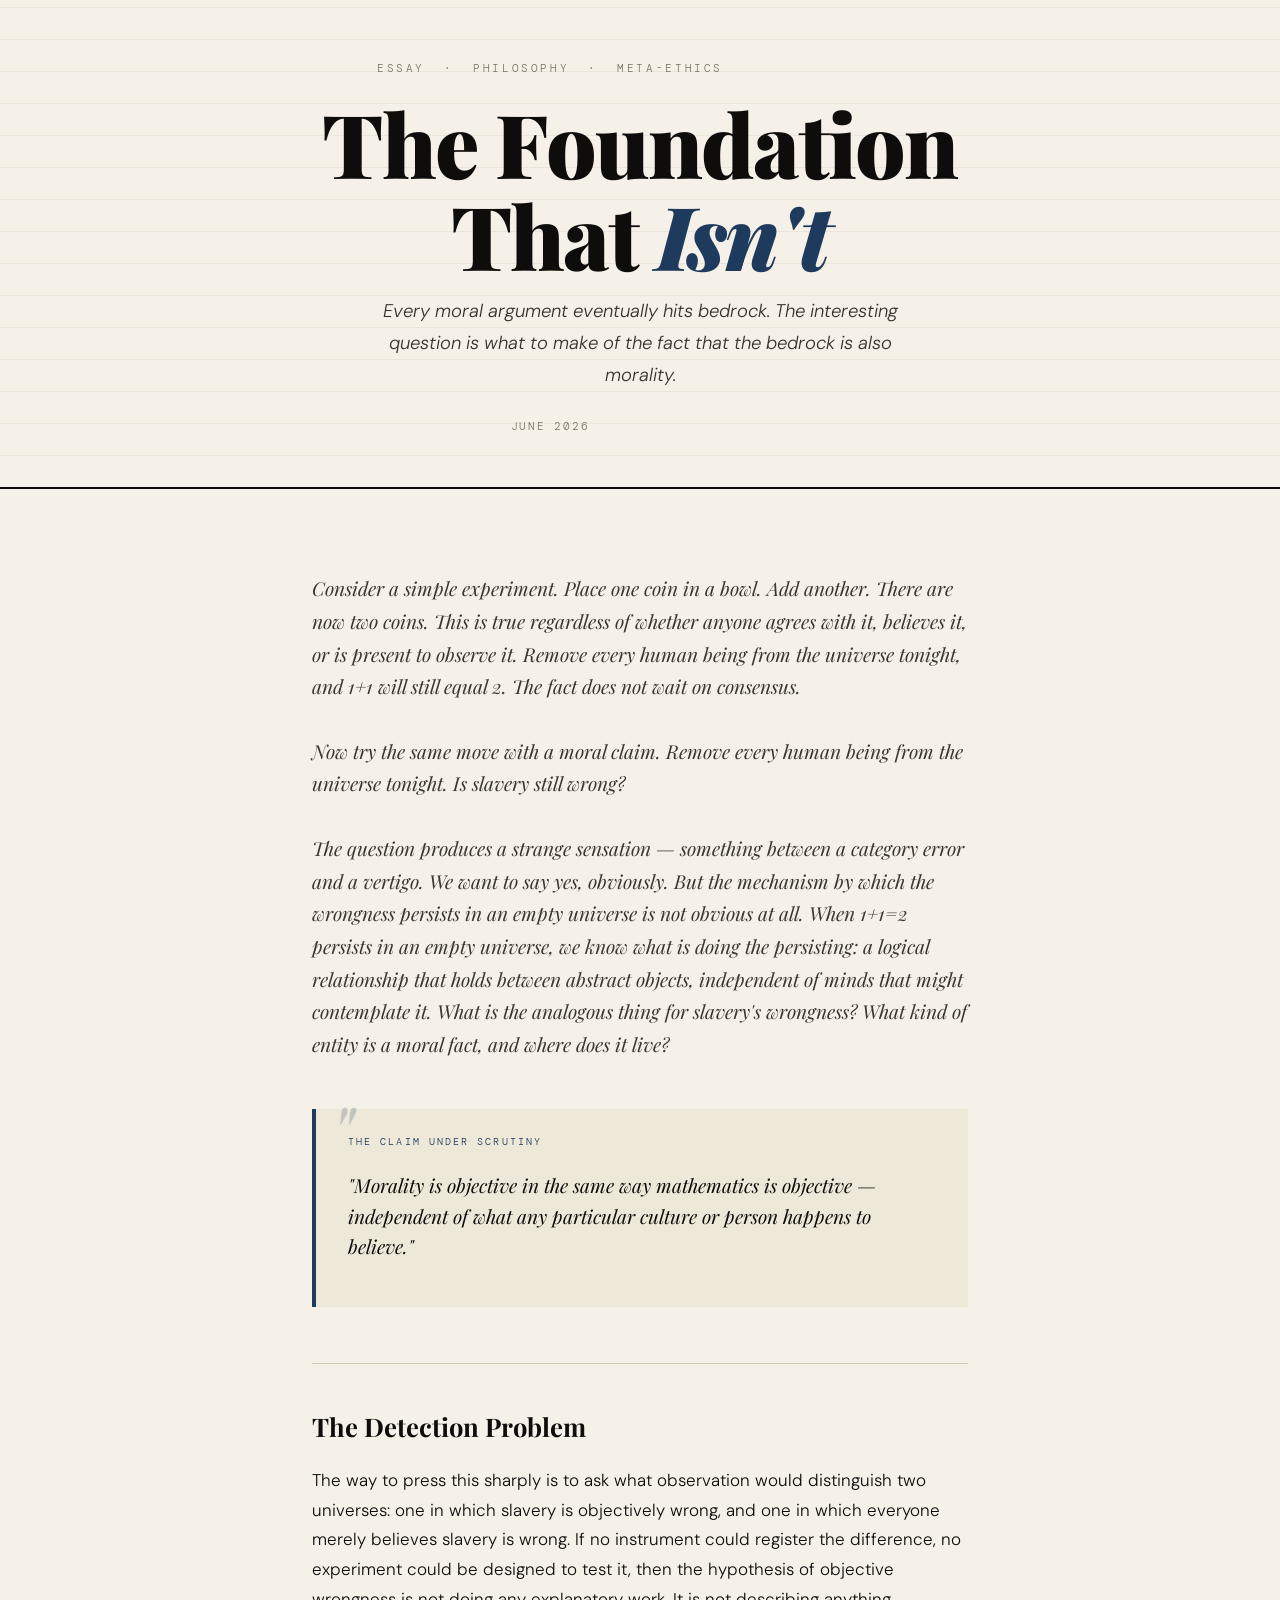
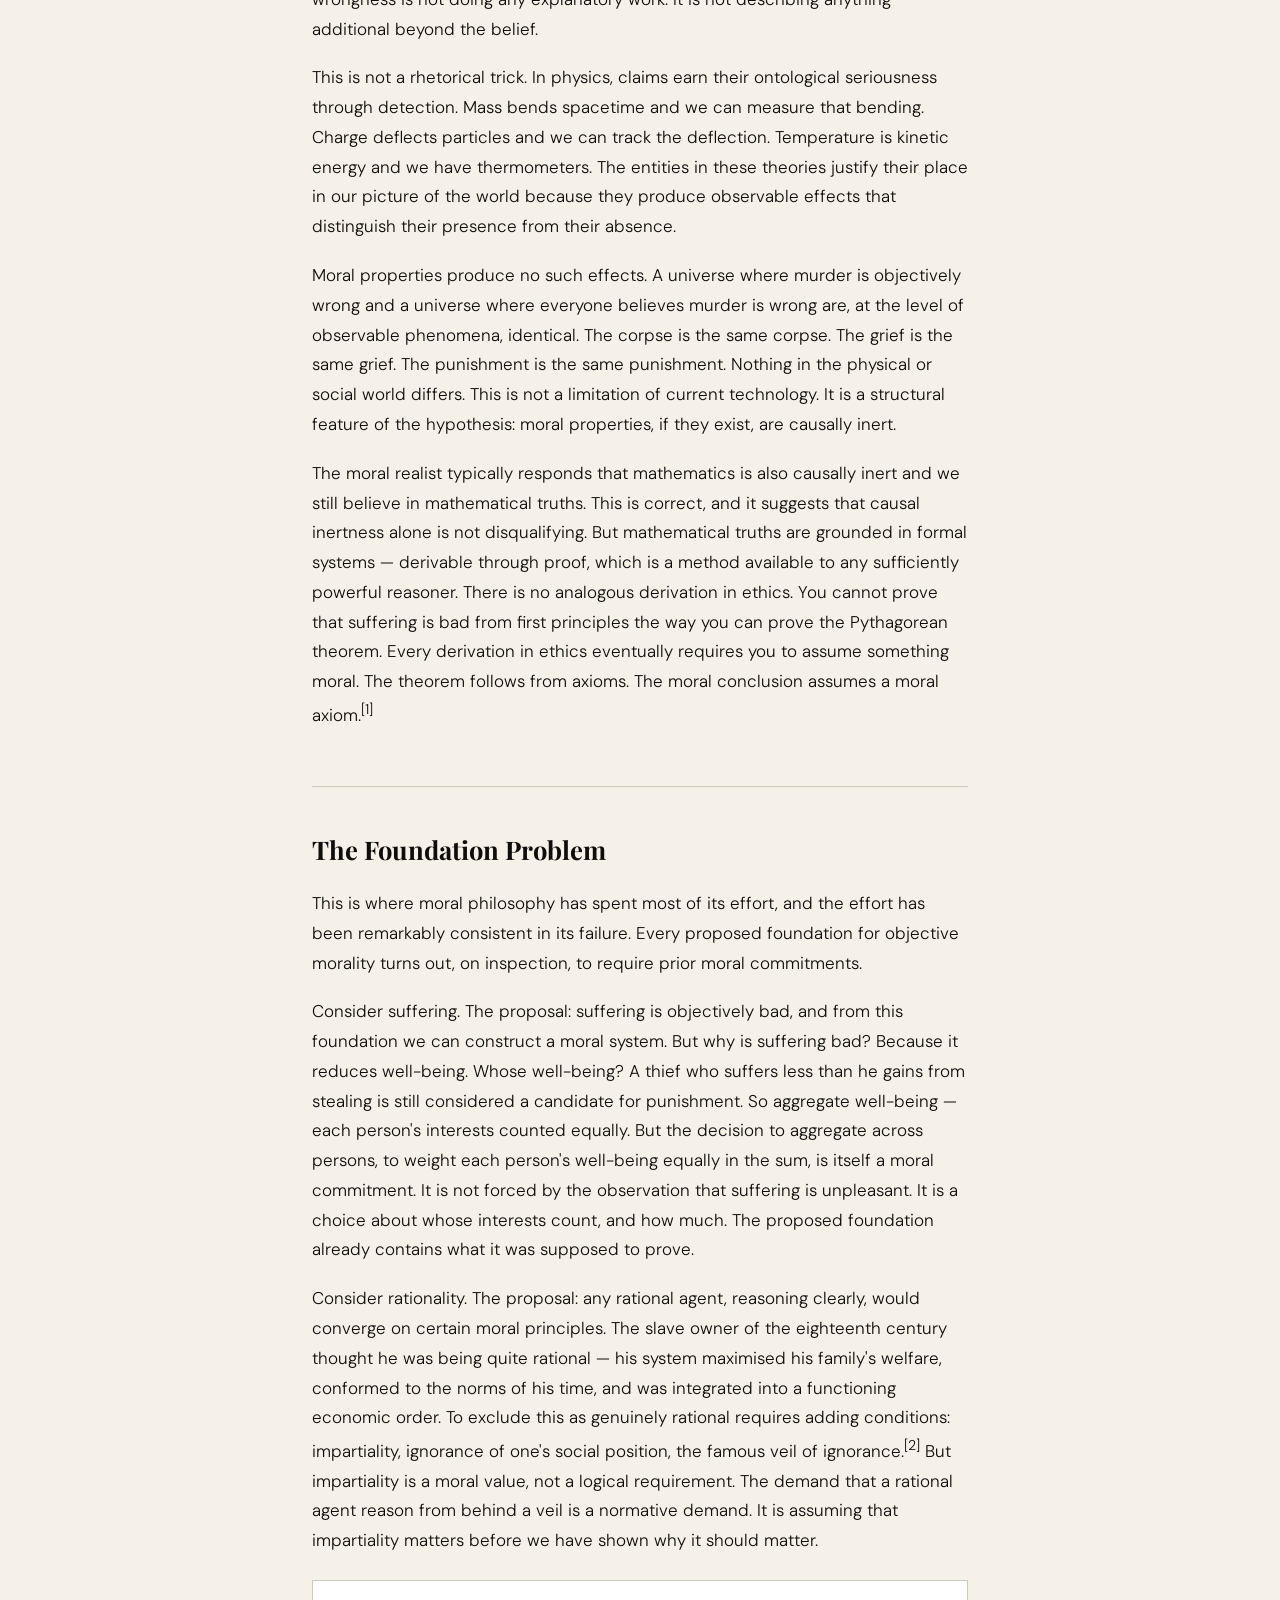
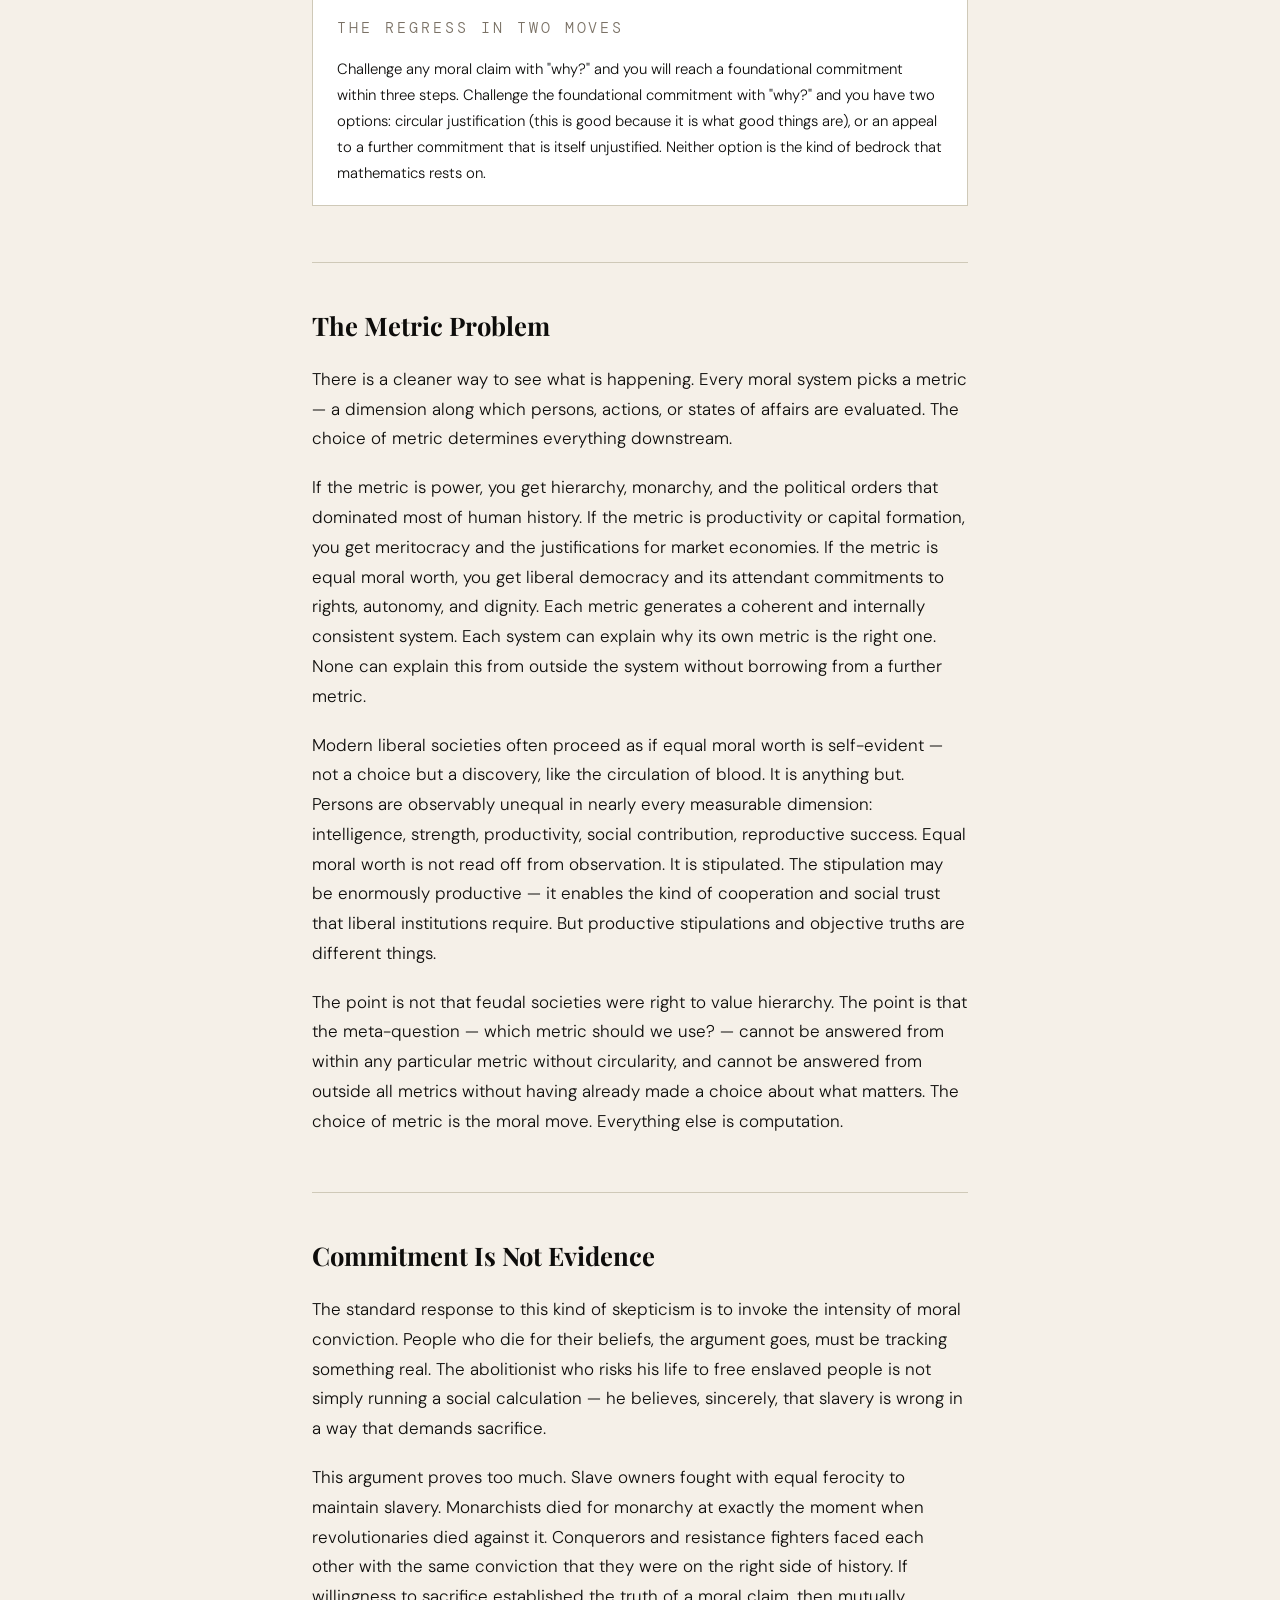
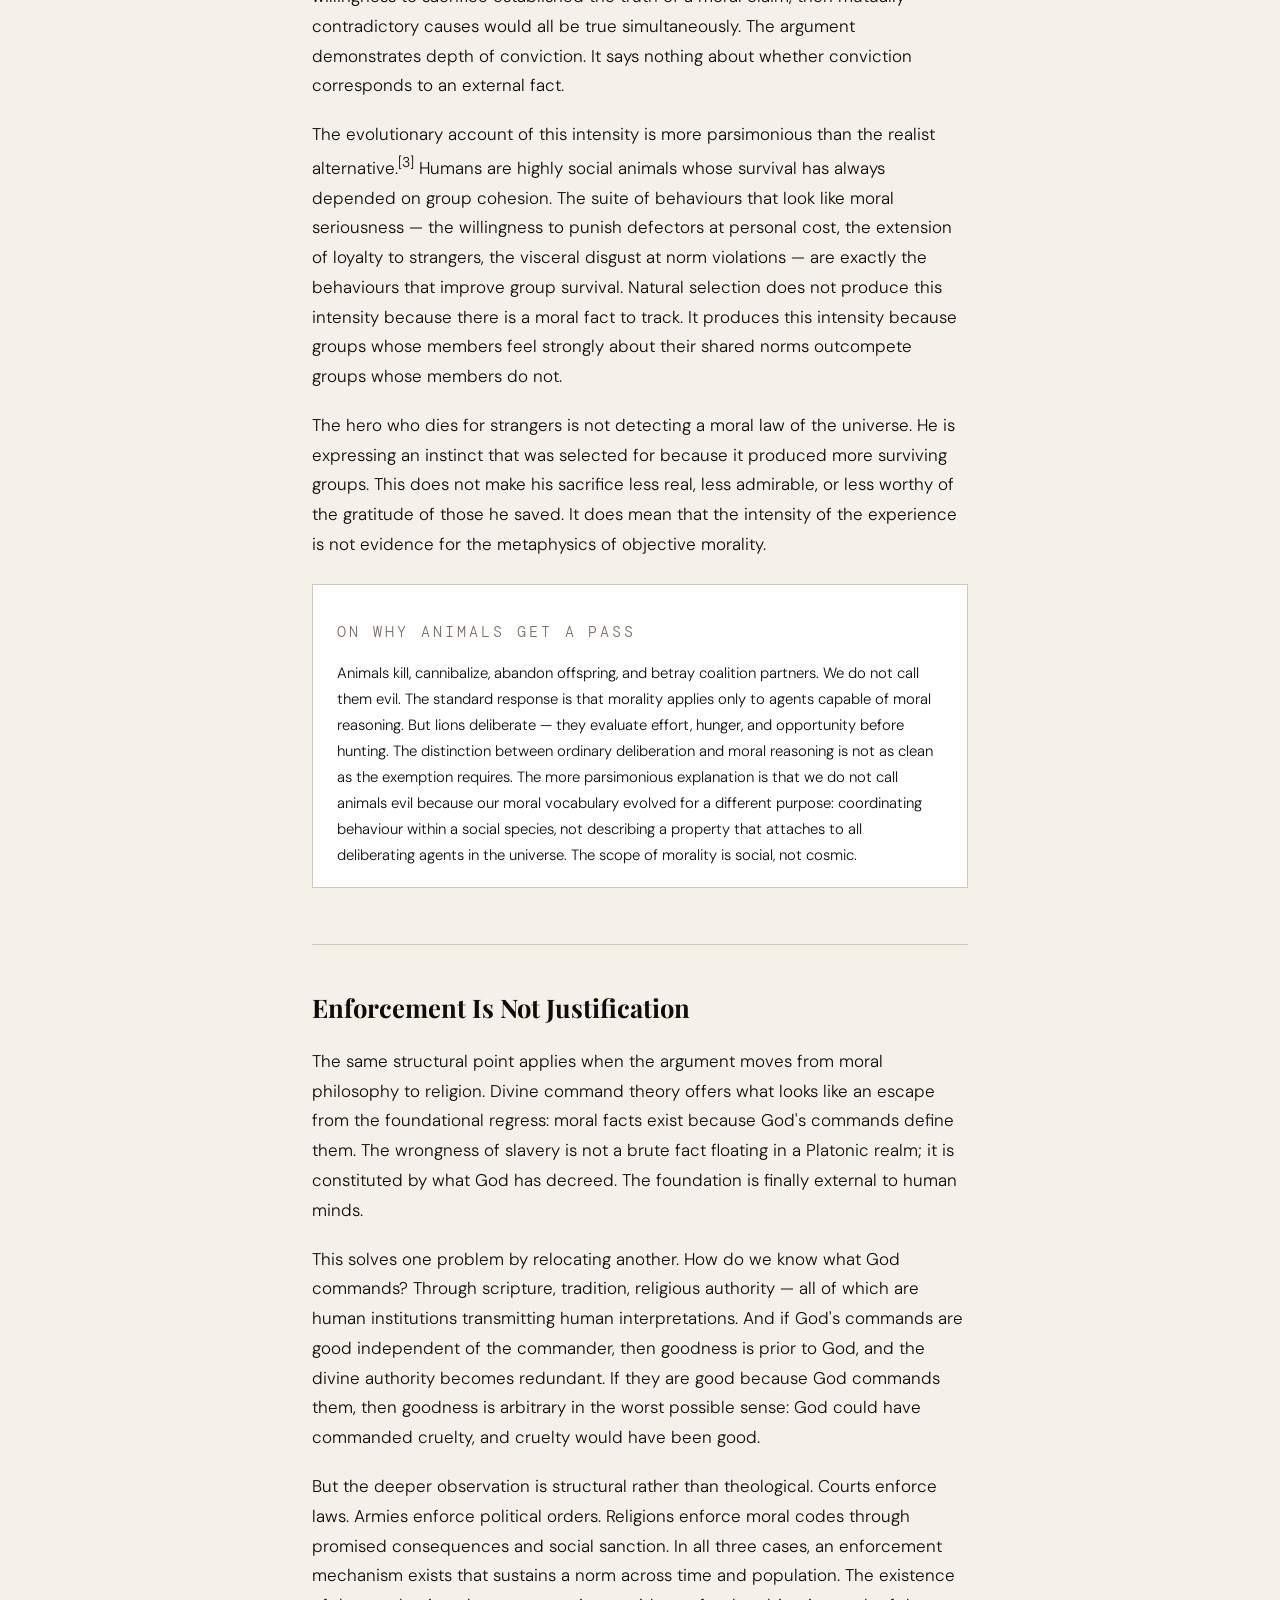
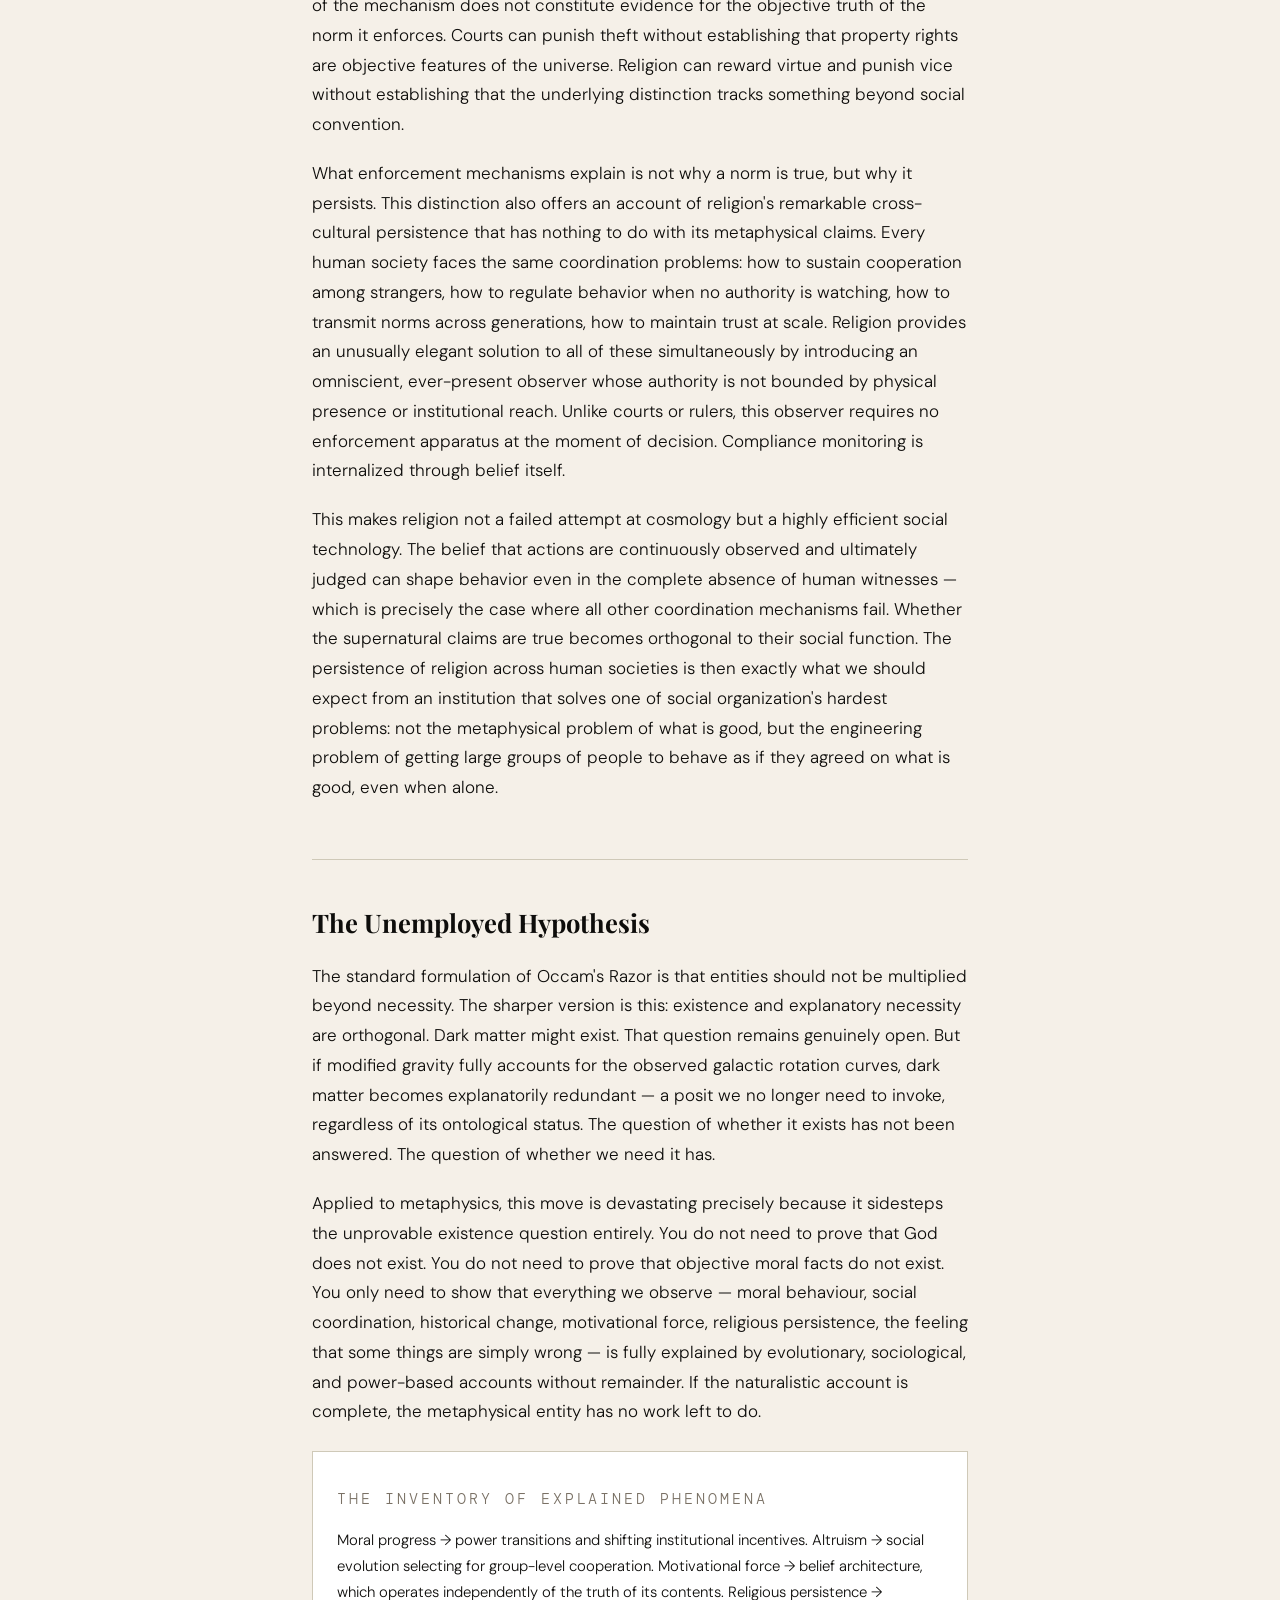
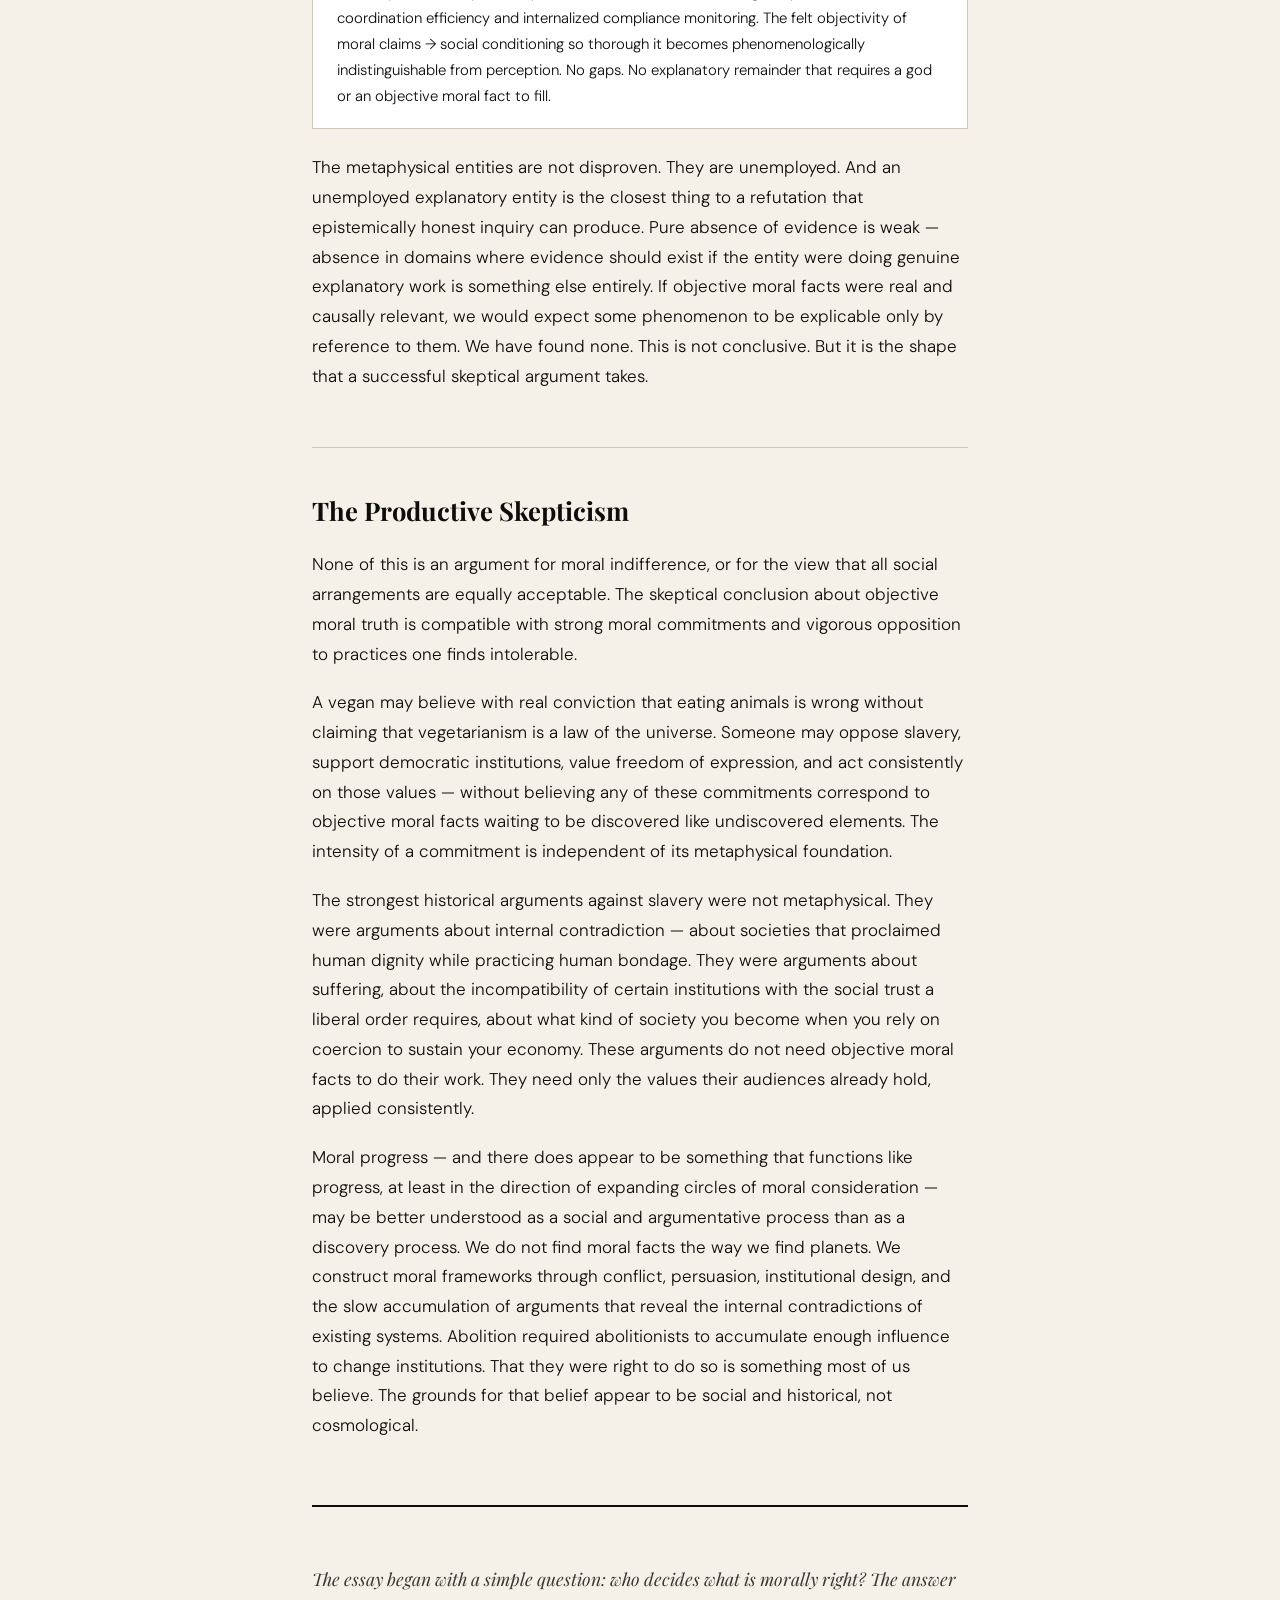
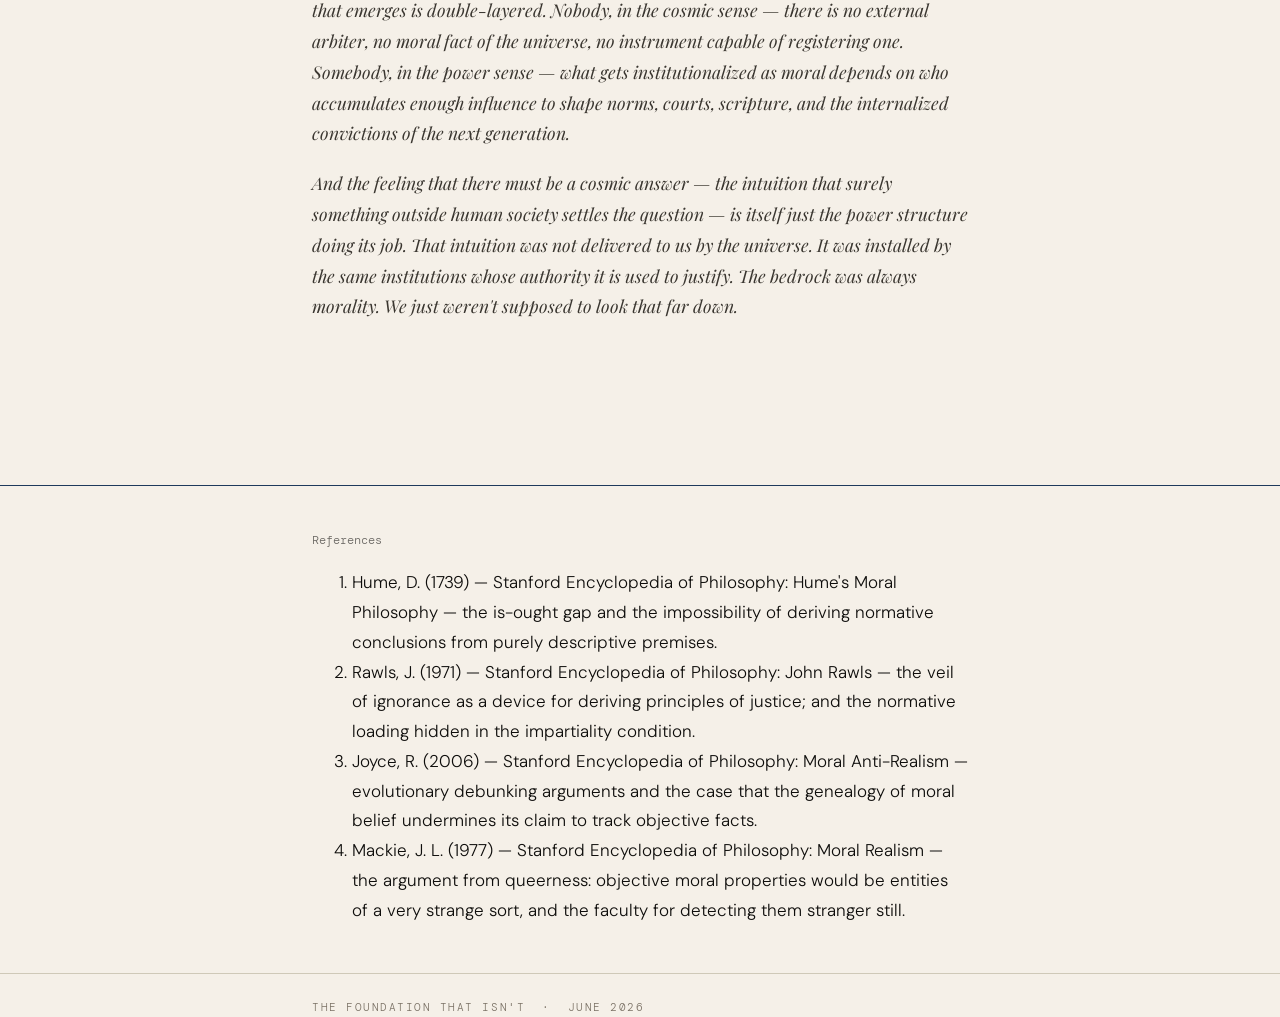
<file: blogs/the-foundation-that-isnt.html>
<!DOCTYPE html>
<html lang="en">

<head>
  <meta charset="UTF-8" />
  <meta name="viewport" content="width=device-width, initial-scale=1.0" />
  <title>The Foundation That Isn't</title>
  <link rel="preconnect" href="https://fonts.googleapis.com">
  <link rel="stylesheet" href="../assets/blog-common.css">
  <link
    href="https://fonts.googleapis.com/css2?family=Playfair+Display:ital,wght@0,400;0,700;0,900;1,400;1,700&family=DM+Mono:wght@300;400&family=DM+Sans:wght@300;400;500&display=swap"
    rel="stylesheet">
  <script data-goatcounter="https://kugelblitz.goatcounter.com/count" async src="//gc.zgo.at/count.js"></script>
</head>

<body class="blog-article" style="--accent: #1e3a5c;">
  <header>
    <div class="wrap">
      <p class="kicker">
        Essay &nbsp;·&nbsp; Philosophy &nbsp;·&nbsp; Meta-Ethics
      </p>
      <h1>The Foundation That <em>Isn't</em></h1>
      <p class="subtitle">Every moral argument eventually hits bedrock. The interesting question is what to make of the
        fact that the bedrock is also morality.</p>
      <p class="byline">June 2026</p>
    </div>
  </header>
  <article>
    <div class="wrap">
      <p class="intro-graf">Consider a simple experiment. Place one coin in a bowl. Add another. There are now two
        coins. This is true regardless of whether anyone agrees with it, believes it, or is present to observe it.
        Remove every human being from the universe tonight, and 1+1 will still equal 2. The fact does not wait on
        consensus.</p>

      <p class="intro-graf">Now try the same move with a moral claim. Remove every human being from the universe
        tonight. Is slavery still wrong?</p>

      <p class="intro-graf">The question produces a strange sensation — something between a category error and a
        vertigo. We want to say yes, obviously. But the mechanism by which the wrongness persists in an empty universe
        is not obvious at all. When 1+1=2 persists in an empty universe, we know what is doing the persisting: a logical
        relationship that holds between abstract objects, independent of minds that might contemplate it. What is the
        analogous thing for slavery's wrongness? What kind of entity is a moral fact, and where does it live?</p>

      <div class="thesis">
        <div class="thesis-label">The Claim Under Scrutiny</div>
        <p>"Morality is objective in the same way mathematics is objective — independent of what any particular culture
          or person happens to believe."</p>
      </div>

      <h2>The Detection Problem</h2>

      <p>The way to press this sharply is to ask what observation would distinguish two universes: one in which slavery
        is objectively wrong, and one in which everyone merely believes slavery is wrong. If no instrument could
        register the difference, no experiment could be designed to test it, then the hypothesis of objective wrongness
        is not doing any explanatory work. It is not describing anything additional beyond the belief.</p>

      <p>This is not a rhetorical trick. In physics, claims earn their ontological seriousness through detection. Mass
        bends spacetime and we can measure that bending. Charge deflects particles and we can track the deflection.
        Temperature is kinetic energy and we have thermometers. The entities in these theories justify their place in
        our picture of the world because they produce observable effects that distinguish their presence from their
        absence.</p>

      <p>Moral properties produce no such effects. A universe where murder is objectively wrong and a universe where
        everyone believes murder is wrong are, at the level of observable phenomena, identical. The corpse is the same
        corpse. The grief is the same grief. The punishment is the same punishment. Nothing in the physical or social
        world differs. This is not a limitation of current technology. It is a structural feature of the hypothesis:
        moral properties, if they exist, are causally inert.</p>

      <p>The moral realist typically responds that mathematics is also causally inert and we still believe in
        mathematical truths. This is correct, and it suggests that causal inertness alone is not disqualifying. But
        mathematical truths are grounded in formal systems — derivable through proof, which is a method available to any
        sufficiently powerful reasoner. There is no analogous derivation in ethics. You cannot prove that suffering is
        bad from first principles the way you can prove the Pythagorean theorem. Every derivation in ethics eventually
        requires you to assume something moral. The theorem follows from axioms. The moral conclusion assumes a moral
        axiom.<sup><a href="#ref-1" id="back-1">[1]</a></sup></p>

      <h2>The Foundation Problem</h2>

      <p>This is where moral philosophy has spent most of its effort, and the effort has been remarkably consistent in
        its failure. Every proposed foundation for objective morality turns out, on inspection, to require prior moral
        commitments.</p>

      <p>Consider suffering. The proposal: suffering is objectively bad, and from this foundation we can construct a
        moral system. But why is suffering bad? Because it reduces well-being. Whose well-being? A thief who suffers
        less than he gains from stealing is still considered a candidate for punishment. So aggregate well-being — each
        person's interests counted equally. But the decision to aggregate across persons, to weight each person's
        well-being equally in the sum, is itself a moral commitment. It is not forced by the observation that suffering
        is unpleasant. It is a choice about whose interests count, and how much. The proposed foundation already
        contains what it was supposed to prove.</p>

      <p>Consider rationality. The proposal: any rational agent, reasoning clearly, would converge on certain moral
        principles. The slave owner of the eighteenth century thought he was being quite rational — his system maximised
        his family's welfare, conformed to the norms of his time, and was integrated into a functioning economic order.
        To exclude this as genuinely rational requires adding conditions: impartiality, ignorance of one's social
        position, the famous veil of ignorance.<sup><a href="#ref-2" id="back-2">[2]</a></sup> But impartiality is a
        moral value, not a logical requirement. The demand that a rational agent reason from behind a veil is a
        normative demand. It is assuming that impartiality matters before we have shown why it should matter.</p>

      <div class="analogy">
        <p class="analogy-title">The Regress in Two Moves</p>
        <p>Challenge any moral claim with "why?" and you will reach a foundational commitment within three steps.
          Challenge the foundational commitment with "why?" and you have two options: circular justification (this is
          good because it is what good things are), or an appeal to a further commitment that is itself unjustified.
          Neither option is the kind of bedrock that mathematics rests on.</p>
      </div>

      <h2>The Metric Problem</h2>

      <p>There is a cleaner way to see what is happening. Every moral system picks a metric — a dimension along which
        persons, actions, or states of affairs are evaluated. The choice of metric determines everything downstream.</p>

      <p>If the metric is power, you get hierarchy, monarchy, and the political orders that dominated most of human
        history. If the metric is productivity or capital formation, you get meritocracy and the justifications for
        market economies. If the metric is equal moral worth, you get liberal democracy and its attendant commitments to
        rights, autonomy, and dignity. Each metric generates a coherent and internally consistent system. Each system
        can explain why its own metric is the right one. None can explain this from outside the system without borrowing
        from a further metric.</p>

      <p>Modern liberal societies often proceed as if equal moral worth is self-evident — not a choice but a discovery,
        like the circulation of blood. It is anything but. Persons are observably unequal in nearly every measurable
        dimension: intelligence, strength, productivity, social contribution, reproductive success. Equal moral worth is
        not read off from observation. It is stipulated. The stipulation may be enormously productive — it enables the
        kind of cooperation and social trust that liberal institutions require. But productive stipulations and
        objective truths are different things.</p>

      <p>The point is not that feudal societies were right to value hierarchy. The point is that the meta-question —
        which metric should we use? — cannot be answered from within any particular metric without circularity, and
        cannot be answered from outside all metrics without having already made a choice about what matters. The choice
        of metric is the moral move. Everything else is computation.</p>

      <h2>Commitment Is Not Evidence</h2>

      <p>The standard response to this kind of skepticism is to invoke the intensity of moral conviction. People who die
        for their beliefs, the argument goes, must be tracking something real. The abolitionist who risks his life to
        free enslaved people is not simply running a social calculation — he believes, sincerely, that slavery is wrong
        in a way that demands sacrifice.</p>

      <p>This argument proves too much. Slave owners fought with equal ferocity to maintain slavery. Monarchists died
        for monarchy at exactly the moment when revolutionaries died against it. Conquerors and resistance fighters
        faced each other with the same conviction that they were on the right side of history. If willingness to
        sacrifice established the truth of a moral claim, then mutually contradictory causes would all be true
        simultaneously. The argument demonstrates depth of conviction. It says nothing about whether conviction
        corresponds to an external fact.</p>

      <p>The evolutionary account of this intensity is more parsimonious than the realist alternative.<sup><a
            href="#ref-3" id="back-3">[3]</a></sup> Humans are highly social animals whose survival has always depended
        on group cohesion. The suite of behaviours that look like moral seriousness — the willingness to punish
        defectors at personal cost, the extension of loyalty to strangers, the visceral disgust at norm violations — are
        exactly the behaviours that improve group survival. Natural selection does not produce this intensity because
        there is a moral fact to track. It produces this intensity because groups whose members feel strongly about
        their shared norms outcompete groups whose members do not.</p>

      <p>The hero who dies for strangers is not detecting a moral law of the universe. He is expressing an instinct that
        was selected for because it produced more surviving groups. This does not make his sacrifice less real, less
        admirable, or less worthy of the gratitude of those he saved. It does mean that the intensity of the experience
        is not evidence for the metaphysics of objective morality.</p>

      <div class="analogy">
        <p class="analogy-title">On Why Animals Get a Pass</p>
        <p>Animals kill, cannibalize, abandon offspring, and betray coalition partners. We do not call them evil. The
          standard response is that morality applies only to agents capable of moral reasoning. But lions deliberate —
          they evaluate effort, hunger, and opportunity before hunting. The distinction between ordinary deliberation
          and moral reasoning is not as clean as the exemption requires. The more parsimonious explanation is that we do
          not call animals evil because our moral vocabulary evolved for a different purpose: coordinating behaviour
          within a social species, not describing a property that attaches to all deliberating agents in the universe.
          The scope of morality is social, not cosmic.</p>
      </div>

      <h2>Enforcement Is Not Justification</h2>

      <p>The same structural point applies when the argument moves from moral philosophy to religion. Divine command
        theory offers what looks like an escape from the foundational regress: moral facts exist because God's commands
        define them. The wrongness of slavery is not a brute fact floating in a Platonic realm; it is constituted by
        what God has decreed. The foundation is finally external to human minds.</p>

      <p>This solves one problem by relocating another. How do we know what God commands? Through scripture, tradition,
        religious authority — all of which are human institutions transmitting human interpretations. And if God's
        commands are good independent of the commander, then goodness is prior to God, and the divine authority becomes
        redundant. If they are good because God commands them, then goodness is arbitrary in the worst possible sense:
        God could have commanded cruelty, and cruelty would have been good.</p>

      <p>But the deeper observation is structural rather than theological. Courts enforce laws. Armies enforce political
        orders. Religions enforce moral codes through promised consequences and social sanction. In all three cases, an
        enforcement mechanism exists that sustains a norm across time and population. The existence of the mechanism
        does not constitute evidence for the objective truth of the norm it enforces. Courts can punish theft without
        establishing that property rights are objective features of the universe. Religion can reward virtue and punish
        vice without establishing that the underlying distinction tracks something beyond social convention.</p>

      <p>What enforcement mechanisms explain is not why a norm is true, but why it persists. This distinction also
        offers an account of religion's remarkable cross-cultural persistence that has nothing to do with its
        metaphysical claims. Every human society faces the same coordination problems: how to sustain cooperation among
        strangers, how to regulate behavior when no authority is watching, how to transmit norms across generations, how
        to maintain trust at scale. Religion provides an unusually elegant solution to all of these simultaneously by
        introducing an omniscient, ever-present observer whose authority is not bounded by physical presence or
        institutional reach. Unlike courts or rulers, this observer requires no enforcement apparatus at the moment of
        decision. Compliance monitoring is internalized through belief itself.</p>

      <p>This makes religion not a failed attempt at cosmology but a highly efficient social technology. The belief that
        actions are continuously observed and ultimately judged can shape behavior even in the complete absence of human
        witnesses — which is precisely the case where all other coordination mechanisms fail. Whether the supernatural
        claims are true becomes orthogonal to their social function. The persistence of religion across human societies
        is then exactly what we should expect from an institution that solves one of social organization's hardest
        problems: not the metaphysical problem of what is good, but the engineering problem of getting large groups of
        people to behave as if they agreed on what is good, even when alone.</p>

      <h2>The Unemployed Hypothesis</h2>

      <p>The standard formulation of Occam's Razor is that entities should not be multiplied beyond necessity. The
        sharper version is this: existence and explanatory necessity are orthogonal. Dark matter might exist. That
        question remains genuinely open. But if modified gravity fully accounts for the observed galactic rotation
        curves, dark matter becomes explanatorily redundant — a posit we no longer need to invoke, regardless of its
        ontological status. The question of whether it exists has not been answered. The question of whether we need it
        has.</p>

      <p>Applied to metaphysics, this move is devastating precisely because it sidesteps the unprovable existence
        question entirely. You do not need to prove that God does not exist. You do not need to prove that objective
        moral facts do not exist. You only need to show that everything we observe — moral behaviour, social
        coordination, historical change, motivational force, religious persistence, the feeling that some things are
        simply wrong — is fully explained by evolutionary, sociological, and power-based accounts without remainder. If
        the naturalistic account is complete, the metaphysical entity has no work left to do.</p>

      <div class="analogy">
        <p class="analogy-title">The Inventory of Explained Phenomena</p>
        <p>Moral progress → power transitions and shifting institutional incentives. Altruism → social evolution
          selecting for group-level cooperation. Motivational force → belief architecture, which operates independently
          of the truth of its contents. Religious persistence → coordination efficiency and internalized compliance
          monitoring. The felt objectivity of moral claims → social conditioning so thorough it becomes
          phenomenologically indistinguishable from perception. No gaps. No explanatory remainder that requires a god or
          an objective moral fact to fill.</p>
      </div>

      <p>The metaphysical entities are not disproven. They are unemployed. And an unemployed explanatory entity is the
        closest thing to a refutation that epistemically honest inquiry can produce. Pure absence of evidence is weak —
        absence in domains where evidence should exist if the entity were doing genuine explanatory work is something
        else entirely. If objective moral facts were real and causally relevant, we would expect some phenomenon to be
        explicable only by reference to them. We have found none. This is not conclusive. But it is the shape that a
        successful skeptical argument takes.</p>

      <h2>The Productive Skepticism</h2>

      <p>None of this is an argument for moral indifference, or for the view that all social arrangements are equally
        acceptable. The skeptical conclusion about objective moral truth is compatible with strong moral commitments and
        vigorous opposition to practices one finds intolerable.</p>

      <p>A vegan may believe with real conviction that eating animals is wrong without claiming that vegetarianism is a
        law of the universe. Someone may oppose slavery, support democratic institutions, value freedom of expression,
        and act consistently on those values — without believing any of these commitments correspond to objective moral
        facts waiting to be discovered like undiscovered elements. The intensity of a commitment is independent of its
        metaphysical foundation.</p>

      <p>The strongest historical arguments against slavery were not metaphysical. They were arguments about internal
        contradiction — about societies that proclaimed human dignity while practicing human bondage. They were
        arguments about suffering, about the incompatibility of certain institutions with the social trust a liberal
        order requires, about what kind of society you become when you rely on coercion to sustain your economy. These
        arguments do not need objective moral facts to do their work. They need only the values their audiences already
        hold, applied consistently.</p>

      <p>Moral progress — and there does appear to be something that functions like progress, at least in the direction
        of expanding circles of moral consideration — may be better understood as a social and argumentative process
        than as a discovery process. We do not find moral facts the way we find planets. We construct moral frameworks
        through conflict, persuasion, institutional design, and the slow accumulation of arguments that reveal the
        internal contradictions of existing systems. Abolition required abolitionists to accumulate enough influence to
        change institutions. That they were right to do so is something most of us believe. The grounds for that belief
        appear to be social and historical, not cosmological.</p>

      <div class="closing">
        <p>The essay began with a simple question: who decides what is morally right? The answer that emerges is
          double-layered. Nobody, in the cosmic sense — there is no external arbiter, no moral fact of the universe, no
          instrument capable of registering one. Somebody, in the power sense — what gets institutionalized as moral
          depends on who accumulates enough influence to shape norms, courts, scripture, and the internalized
          convictions of the next generation.</p>

        <p>And the feeling that there must be a cosmic answer — the intuition that surely something outside human
          society settles the question — is itself just the power structure doing its job. That intuition was not
          delivered to us by the universe. It was installed by the same institutions whose authority it is used to
          justify. The bedrock was always morality. We just weren't supposed to look that far down.</p>
      </div>
    </div>
  </article>

  <section style="border-top: 1px solid var(--accent); margin-top: 3rem; padding-top: 2rem;">
    <div class="wrap">
      <p style="font-family: 'DM Mono', monospace; font-size: 0.75rem; opacity: 0.6; margin-bottom: 1rem;">References
      </p>
      <ol>
        <li id="ref-1">
          Hume, D. (1739) — <a href="https://plato.stanford.edu/entries/hume-moral/" target="_blank">Stanford
            Encyclopedia of Philosophy: Hume's Moral Philosophy</a> — the is-ought gap and the impossibility of deriving
          normative conclusions from purely descriptive premises.
        </li>
        <li id="ref-2">
          Rawls, J. (1971) — <a href="https://plato.stanford.edu/entries/rawls/" target="_blank">Stanford Encyclopedia
            of Philosophy: John Rawls</a> — the veil of ignorance as a device for deriving principles of justice; and
          the normative loading hidden in the impartiality condition.
        </li>
        <li id="ref-3">
          Joyce, R. (2006) — <a href="https://plato.stanford.edu/entries/moral-anti-realism/" target="_blank">Stanford
            Encyclopedia of Philosophy: Moral Anti-Realism</a> — evolutionary debunking arguments and the case that the
          genealogy of moral belief undermines its claim to track objective facts.
        </li>
        <li id="ref-4">
          Mackie, J. L. (1977) — <a href="https://plato.stanford.edu/entries/moral-realism/" target="_blank">Stanford
            Encyclopedia of Philosophy: Moral Realism</a> — the argument from queerness: objective moral properties
          would be entities of a very strange sort, and the faculty for detecting them stranger still.
        </li>
      </ol>
    </div>
  </section>
  <footer>
    <div class="wrap">The Foundation That Isn't &nbsp;·&nbsp; June 2026</div>
  </footer>

</body>

</html>
</file>
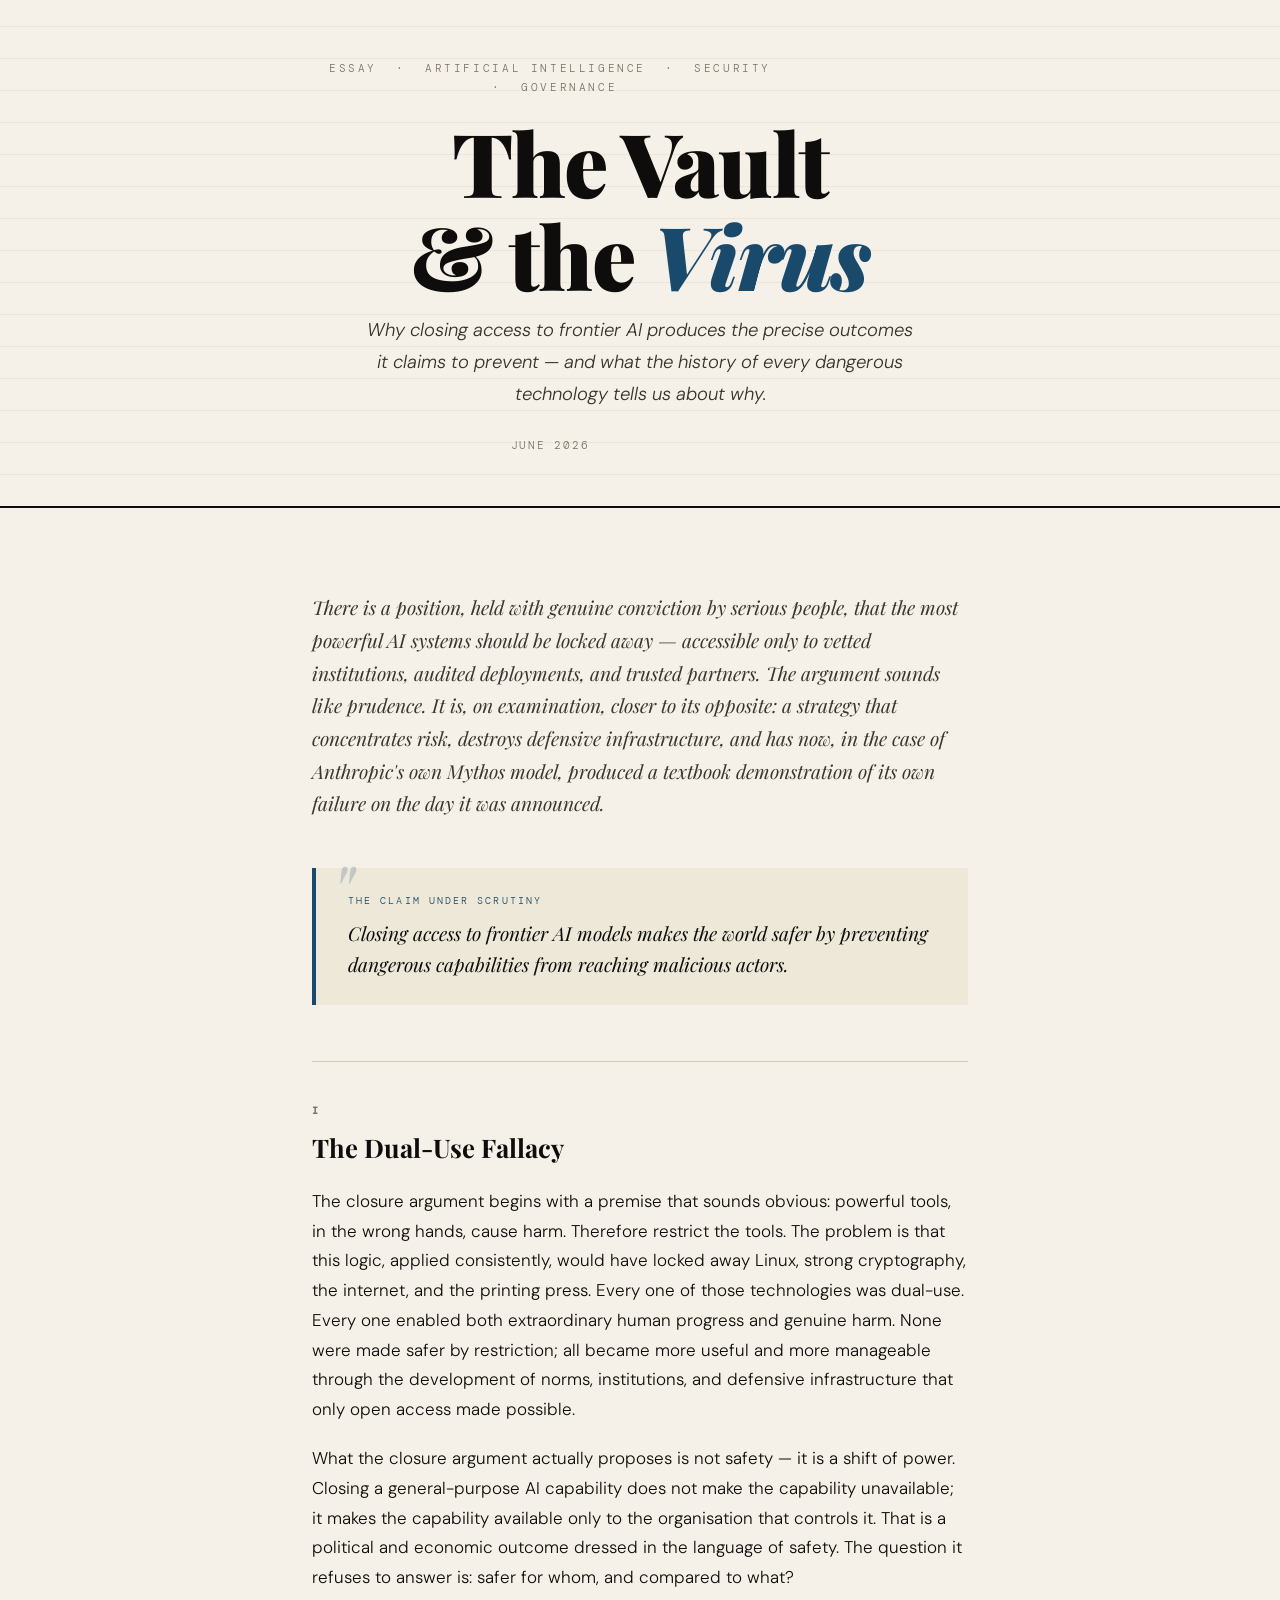
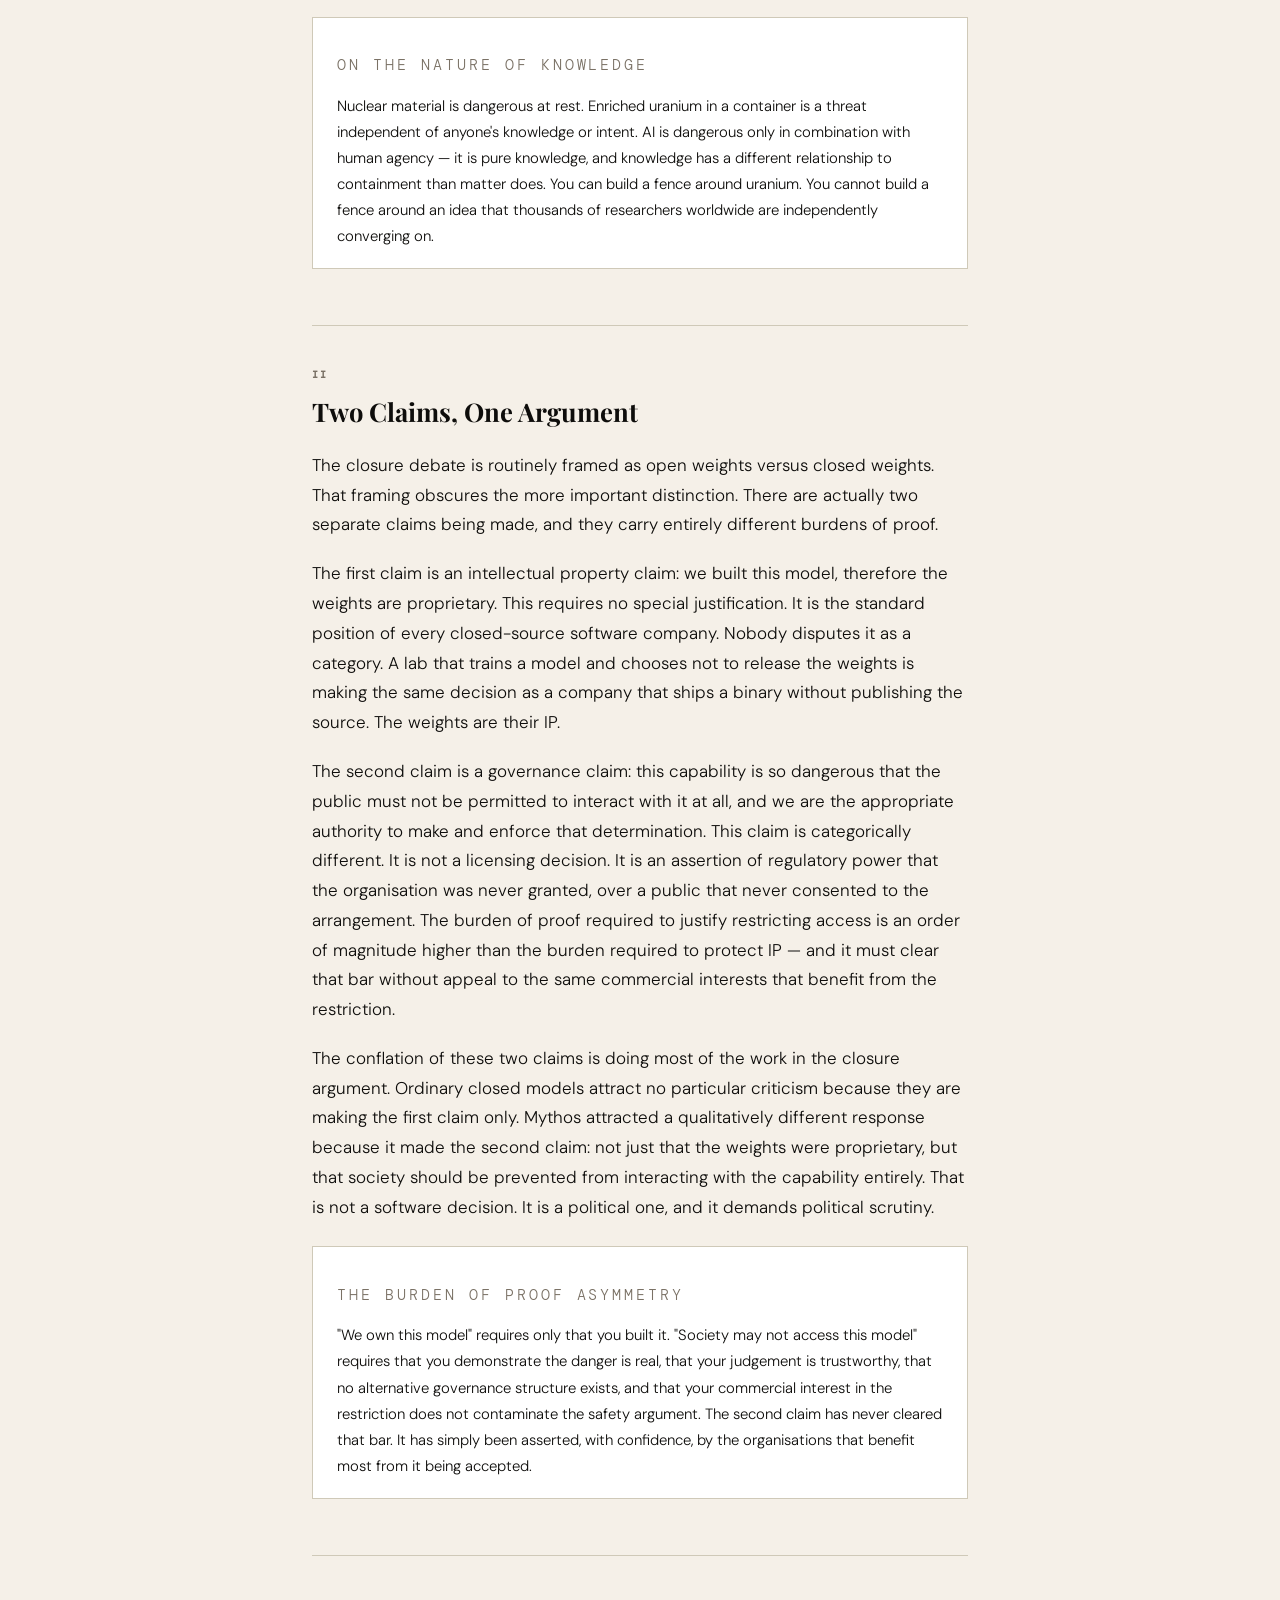
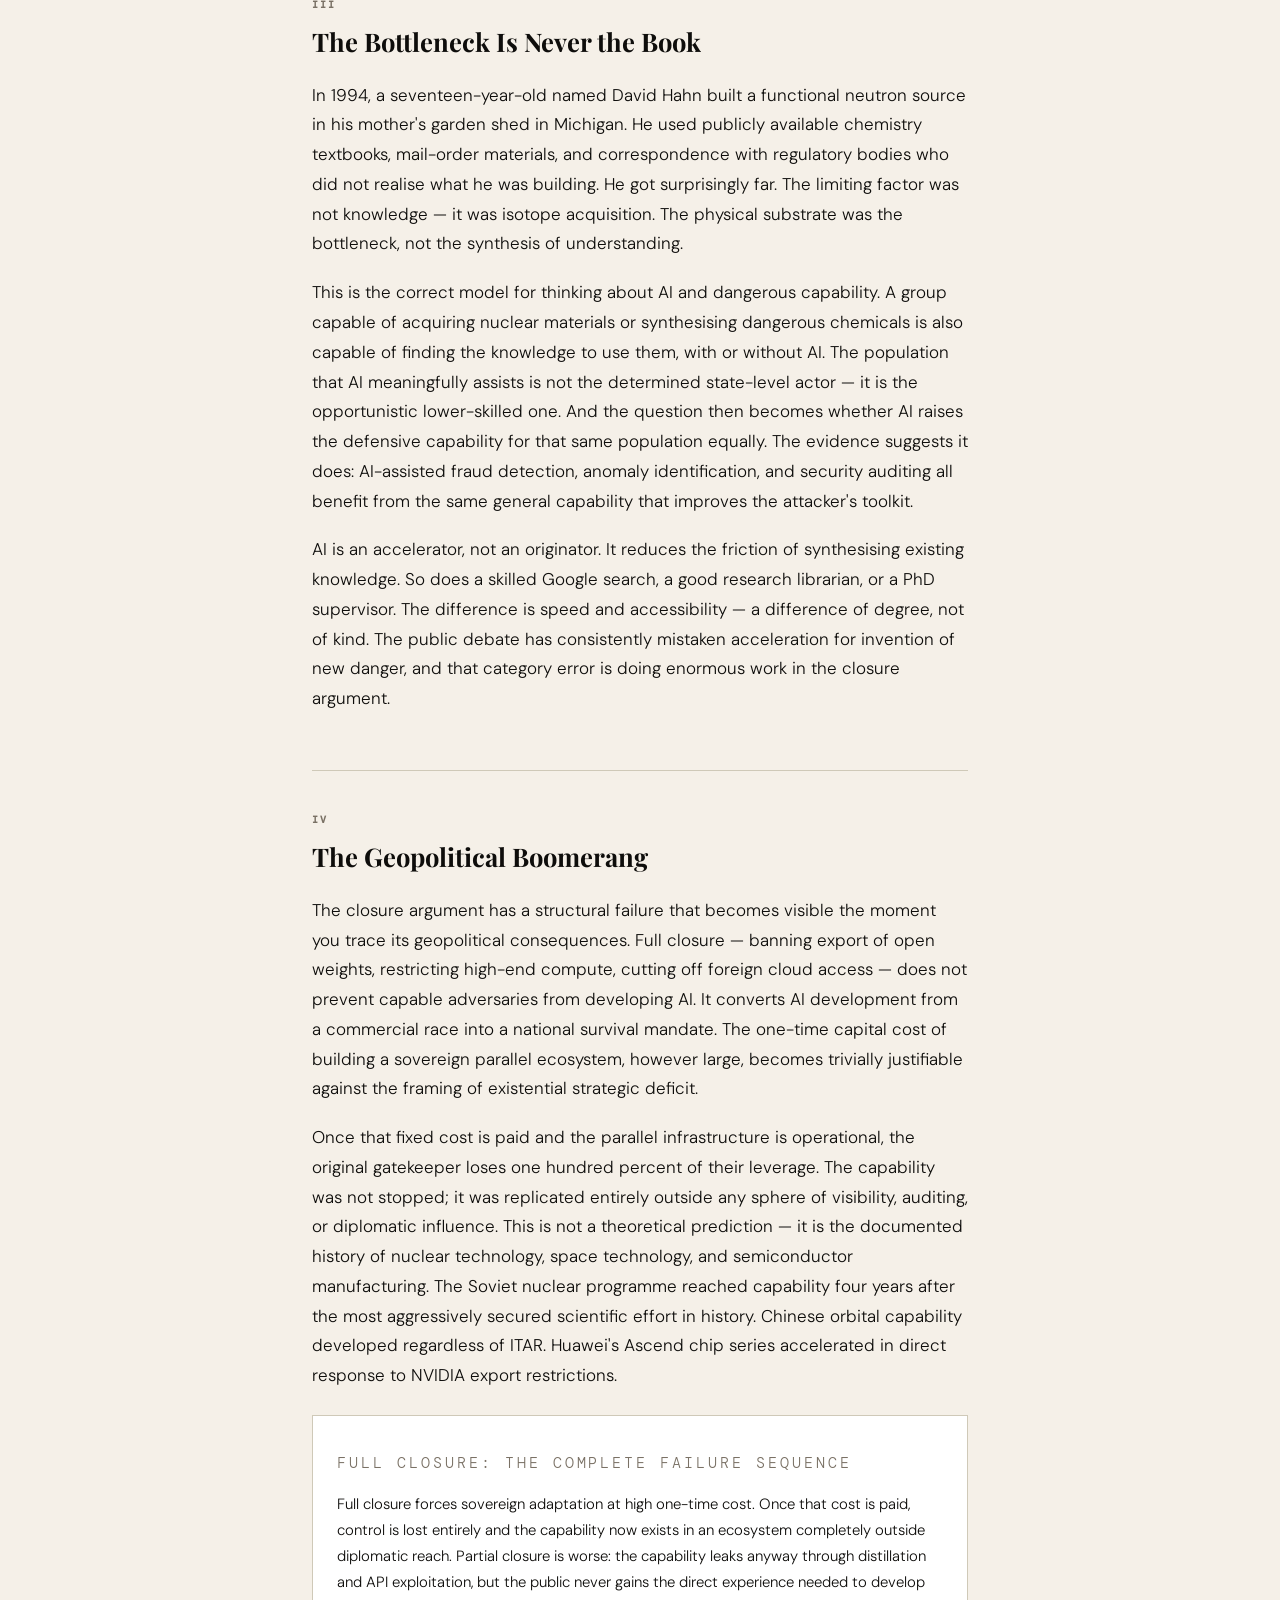
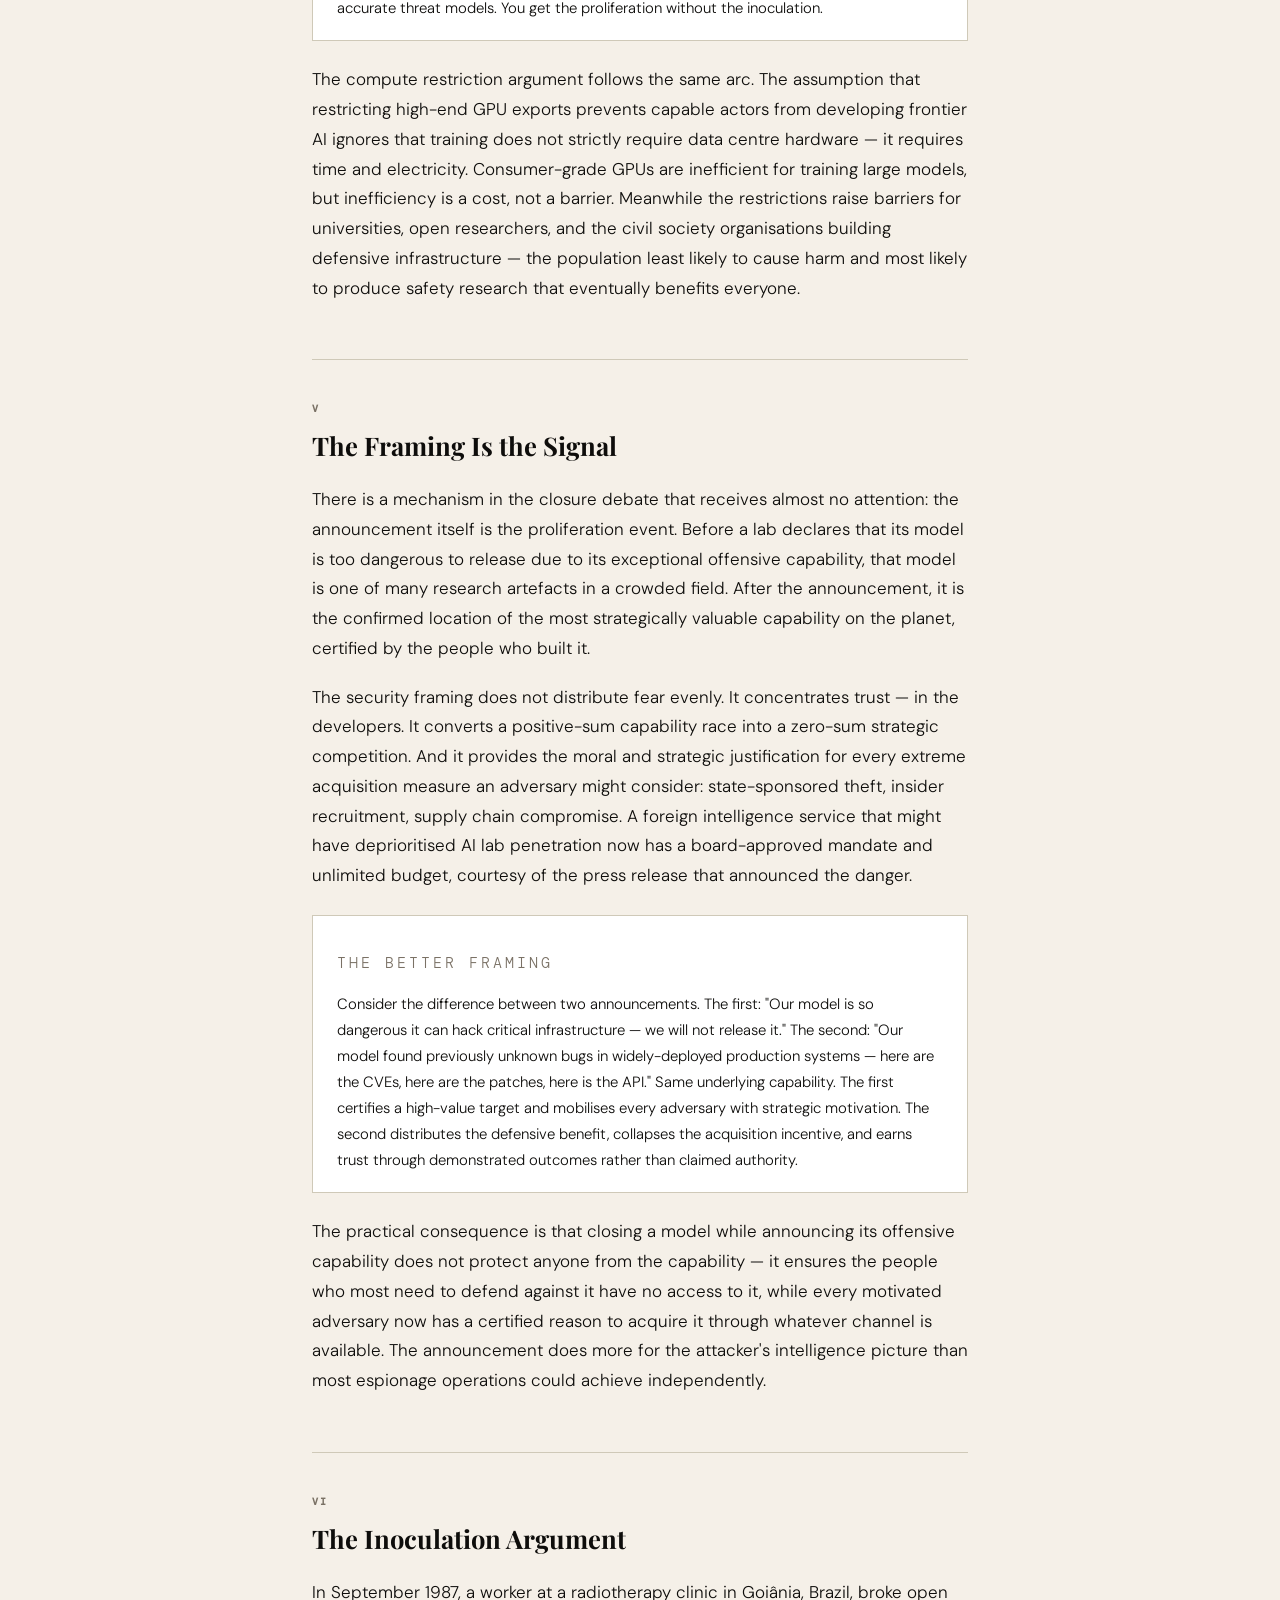
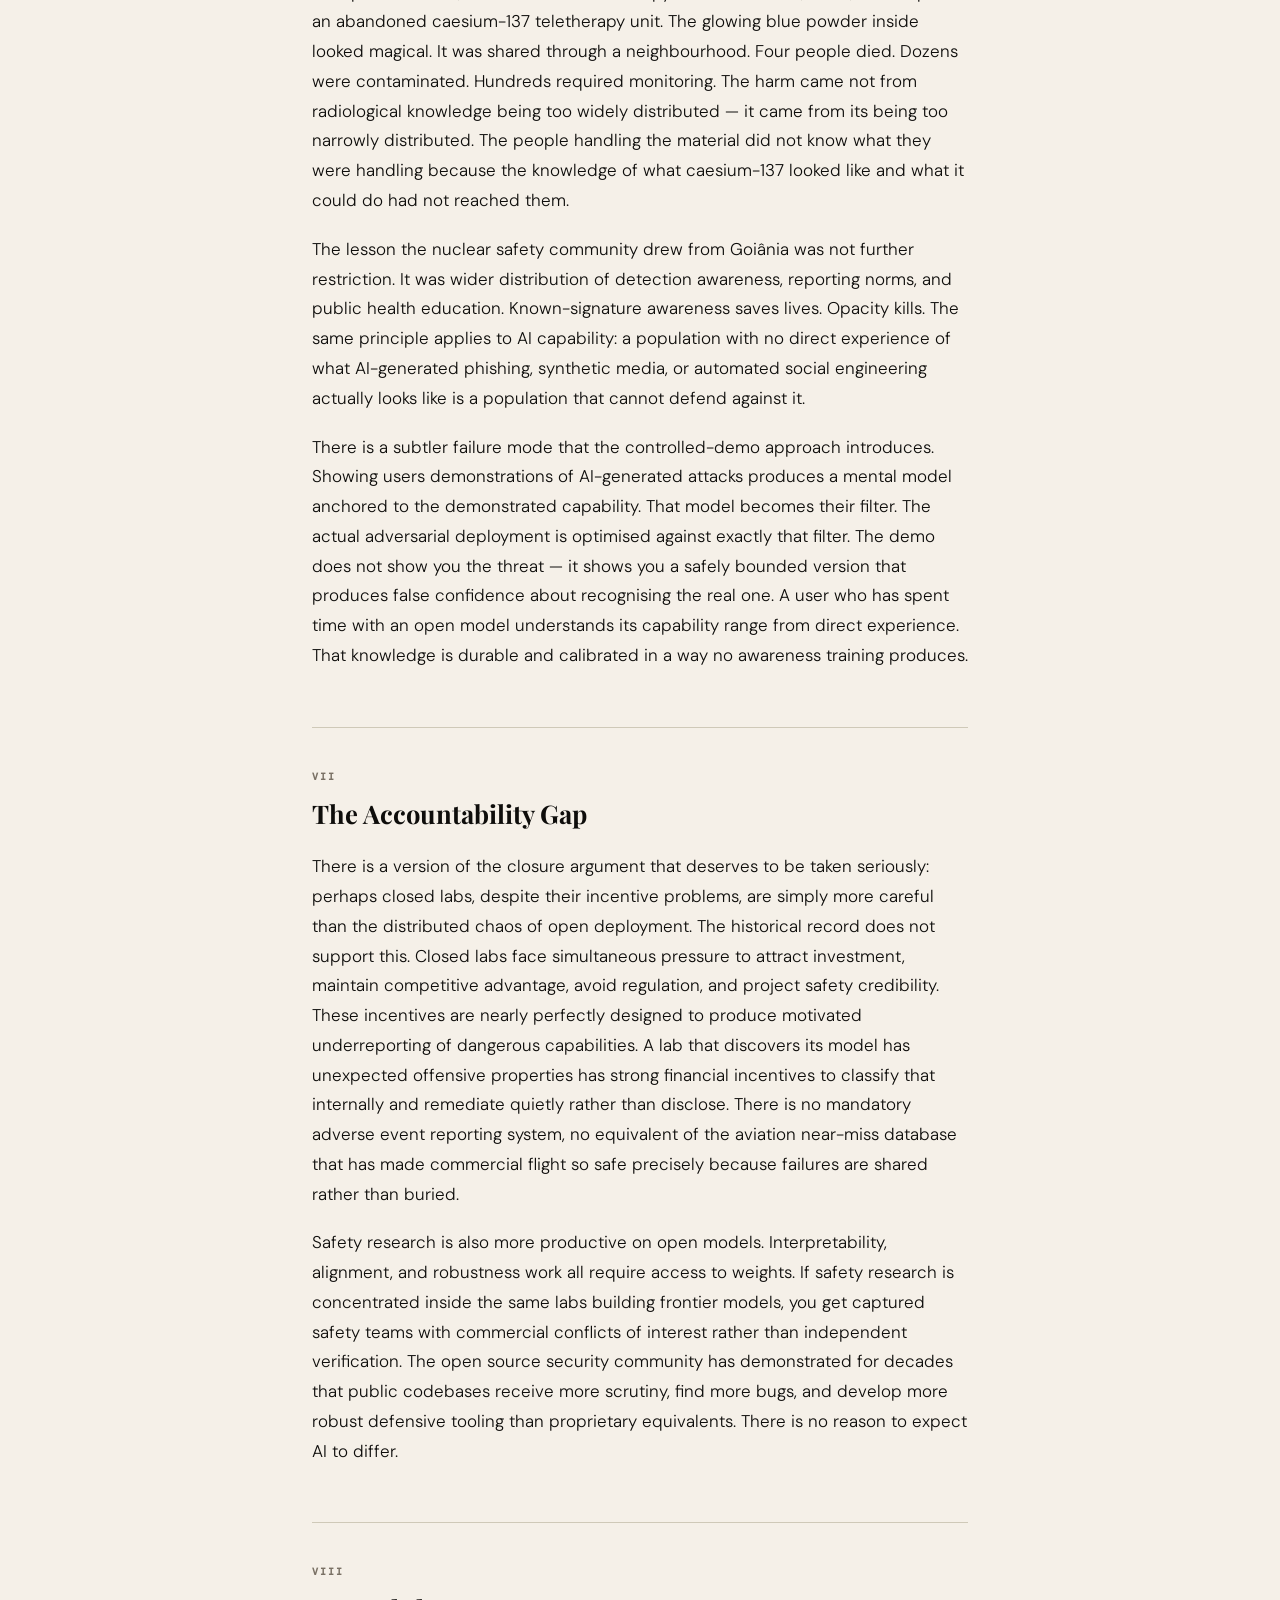
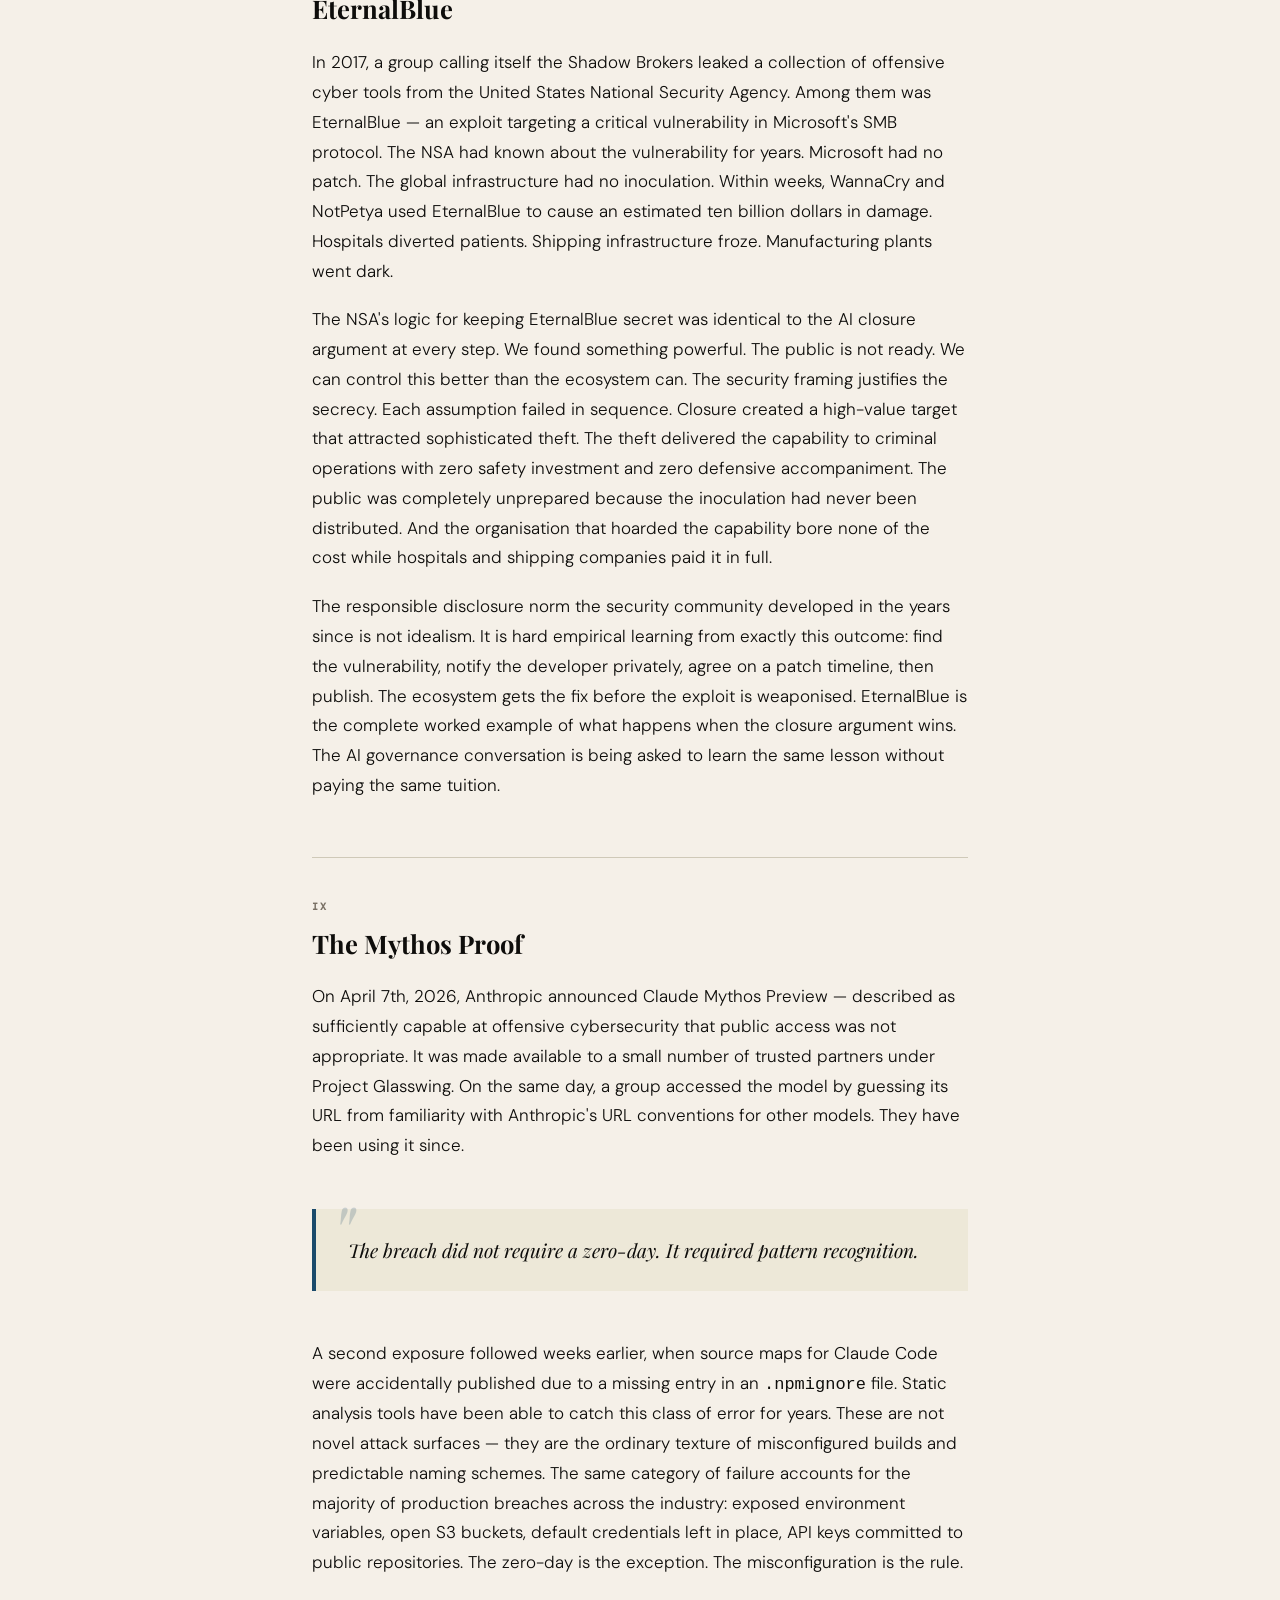
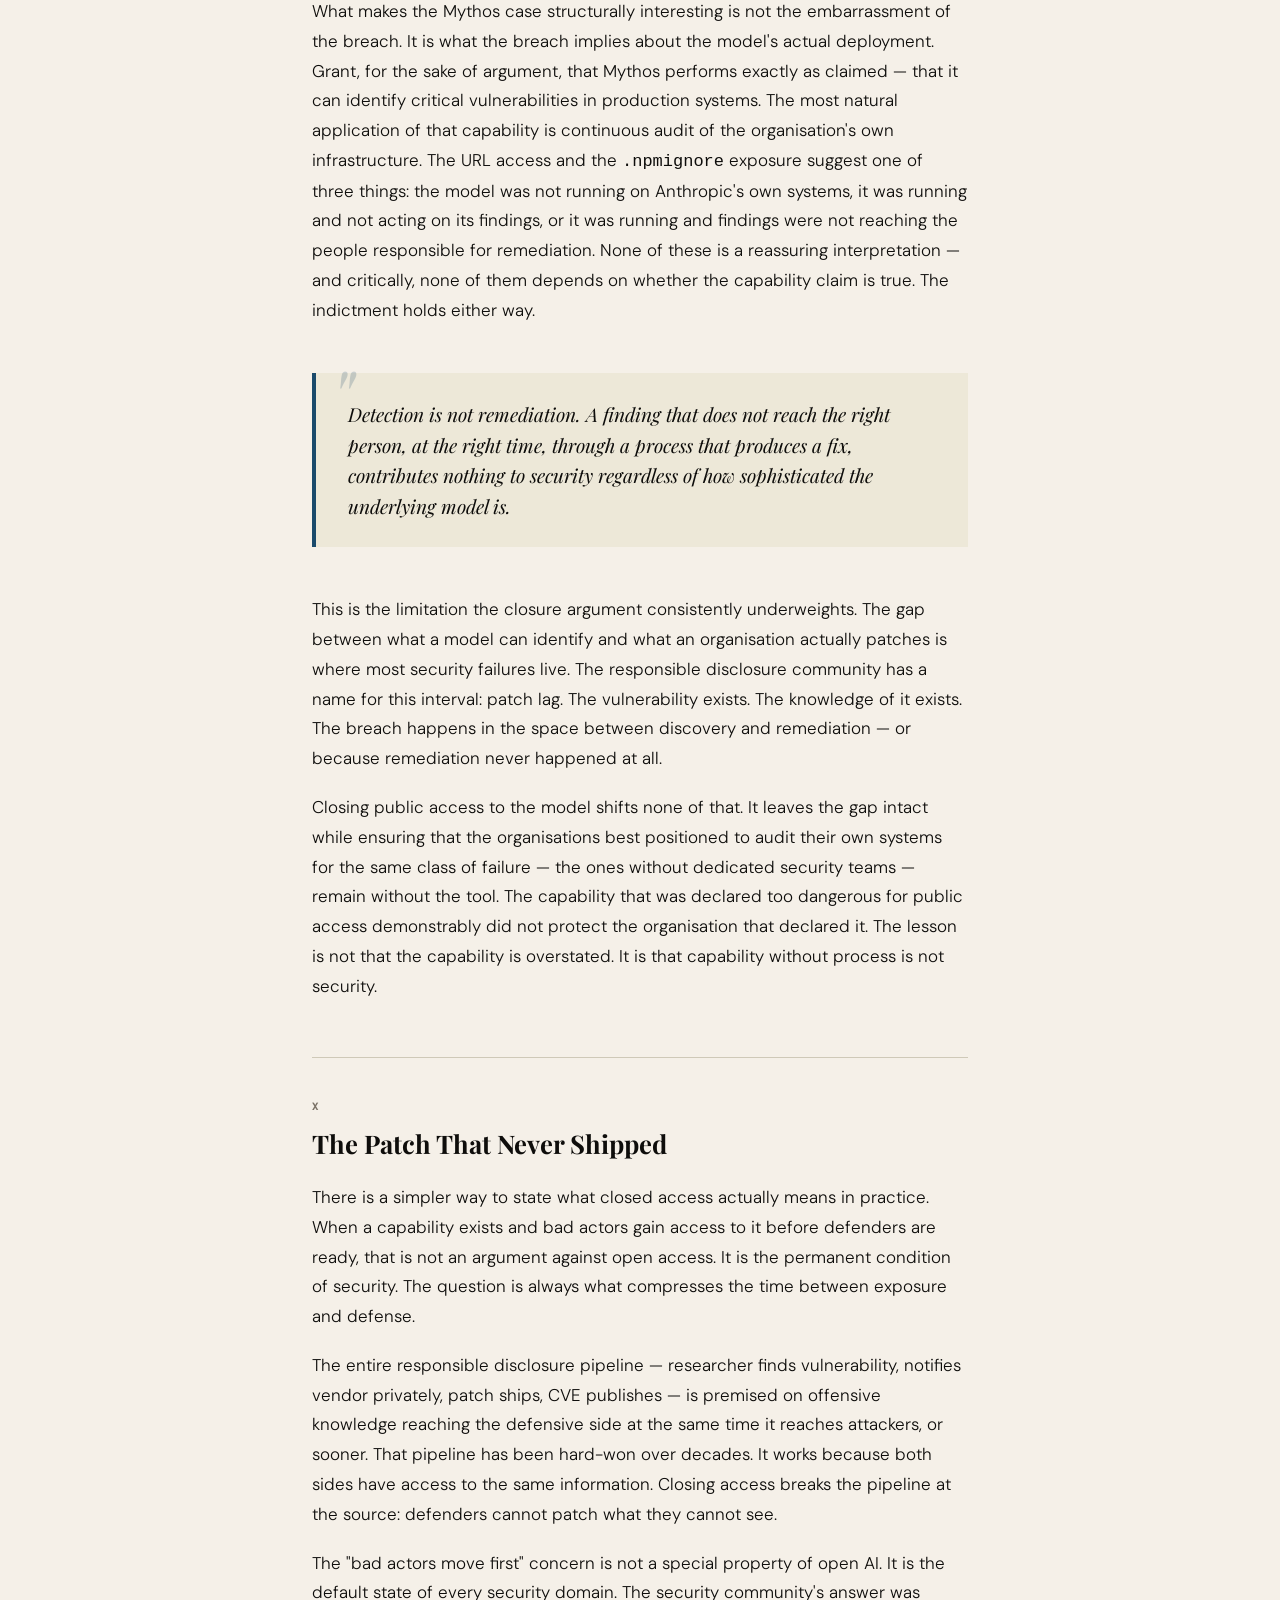
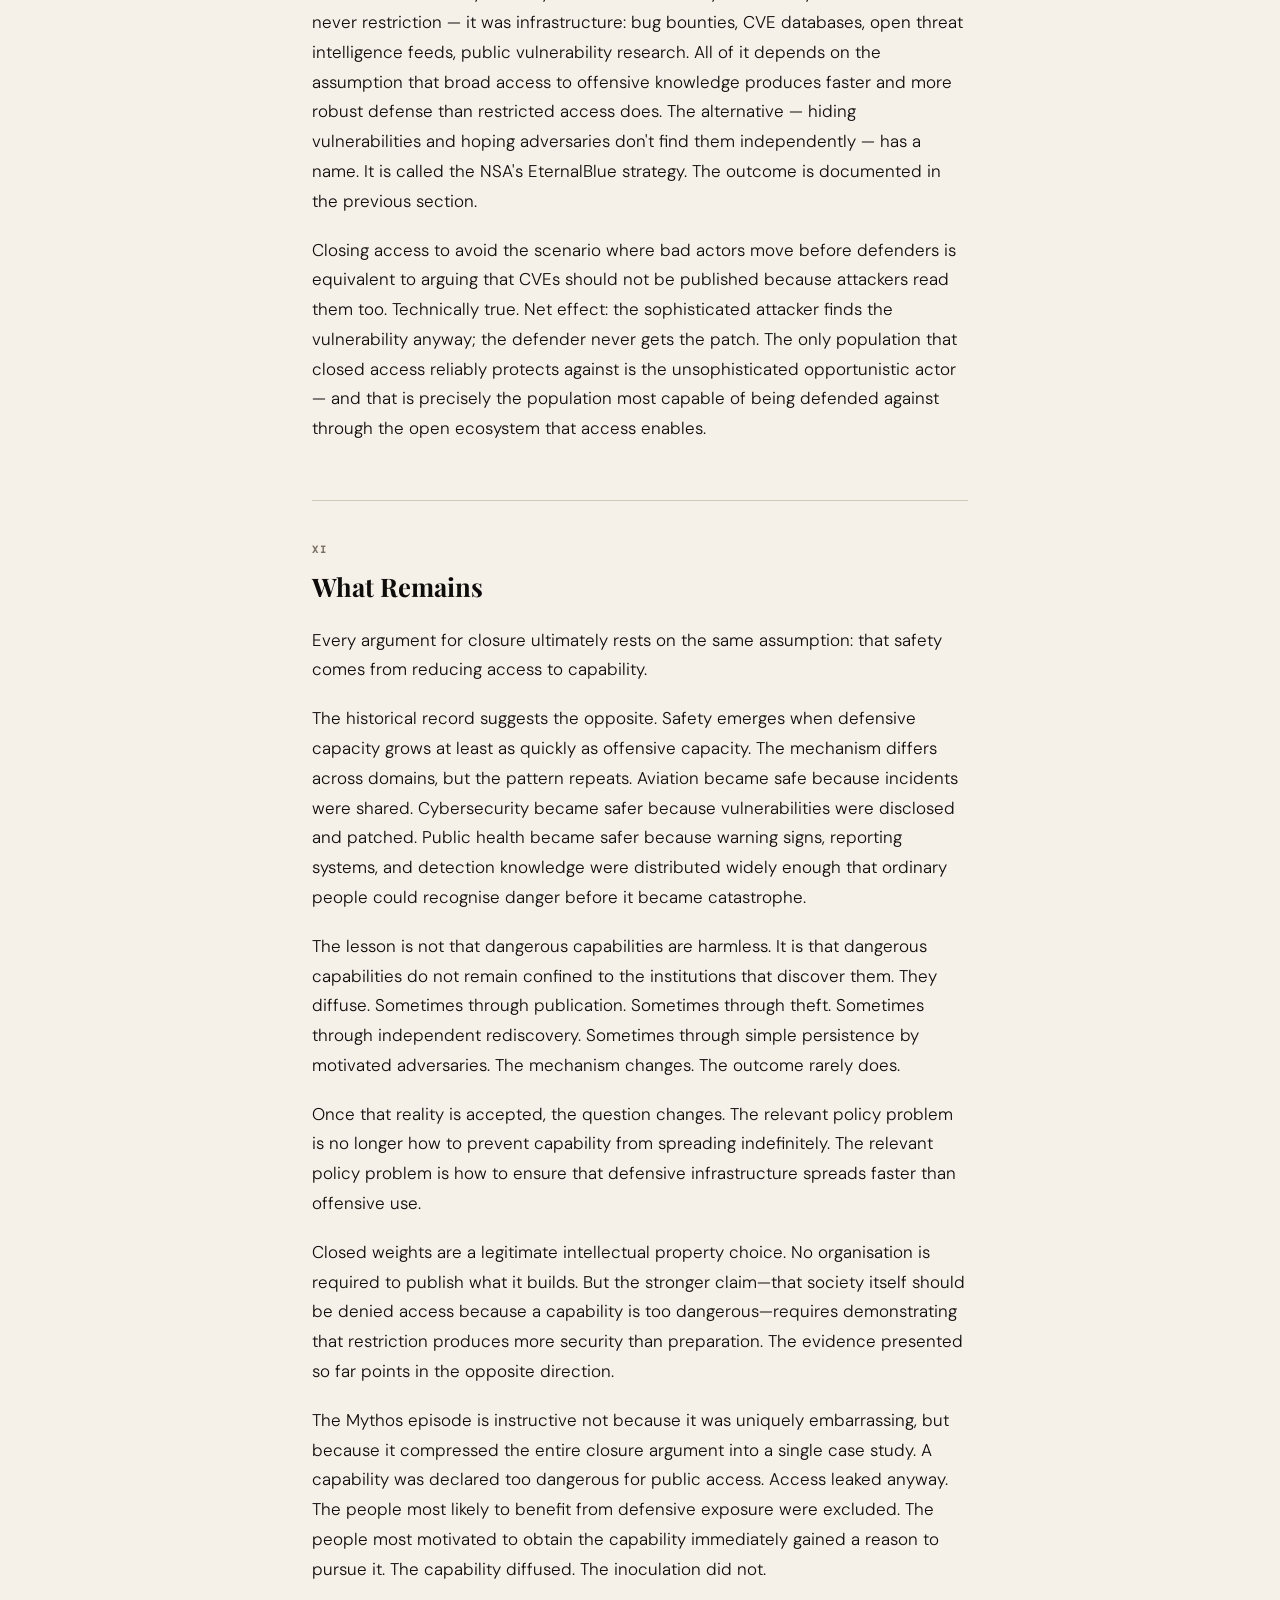
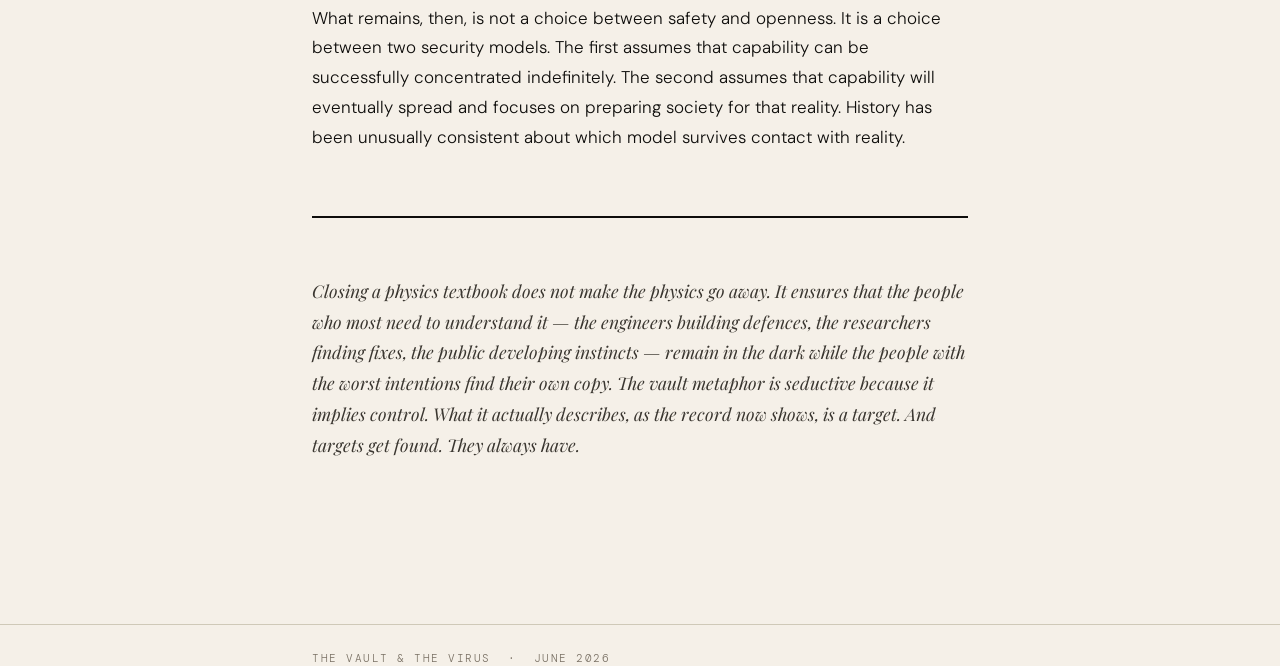
<file: blogs/the-vault-and-the-virus.html>
<!DOCTYPE html>
<html lang="en">

<head>
  <meta charset="UTF-8">
  <meta name="viewport" content="width=device-width, initial-scale=1.0">
  <title>The Vault & The Virus — On Closing AI</title>
  <link rel="preconnect" href="https://fonts.googleapis.com">
  <link rel="stylesheet" href="../assets/blog-common.css">
  <link
    href="https://fonts.googleapis.com/css2?family=Playfair+Display:ital,wght@0,400;0,700;0,900;1,400;1,700&family=DM+Mono:wght@300;400&family=DM+Sans:wght@300;400;500&display=swap"
    rel="stylesheet">
  <script data-goatcounter="https://kugelblitz.goatcounter.com/count" async src="//gc.zgo.at/count.js"></script>
</head>

<body class="blog-article" style="--accent: #1a4a6b;">

  <header>
    <div class="wrap">
      <p class="kicker">Essay &nbsp;·&nbsp; Artificial Intelligence &nbsp;·&nbsp; Security &nbsp;·&nbsp; Governance</p>
      <h1>The Vault<br>&amp; the <em>Virus</em></h1>
      <p class="subtitle">Why closing access to frontier AI produces the precise outcomes it claims to prevent — and
        what the history of every dangerous technology tells us about why.</p>
      <p class="byline">June 2026</p>
    </div>
  </header>

  <article>
    <div class="wrap">

      <p class="intro-graf">There is a position, held with genuine conviction by serious people, that the most powerful
        AI systems should be locked away — accessible only to vetted institutions, audited deployments, and trusted
        partners. The argument sounds like prudence. It is, on examination, closer to its opposite: a strategy that
        concentrates risk, destroys defensive infrastructure, and has now, in the case of Anthropic's own Mythos model,
        produced a textbook demonstration of its own failure on the day it was announced.</p>

      <div class="thesis">
        <span class="thesis-label">The Claim Under Scrutiny</span>
        Closing access to frontier AI models makes the world safer by preventing dangerous capabilities from reaching
        malicious actors.
      </div>

      <h2><span class="round-num">I</span>The Dual-Use Fallacy</h2>

      <p>The closure argument begins with a premise that sounds obvious: powerful tools, in the wrong hands, cause harm.
        Therefore restrict the tools. The problem is that this logic, applied consistently, would have locked away
        Linux, strong cryptography, the internet, and the printing press. Every one of those technologies was dual-use.
        Every one enabled both extraordinary human progress and genuine harm. None were made safer by restriction; all
        became more useful and more manageable through the development of norms, institutions, and defensive
        infrastructure that only open access made possible.</p>

      <p>What the closure argument actually proposes is not safety — it is a shift of power. Closing a general-purpose
        AI capability does not make the capability unavailable; it makes the capability available only to the
        organisation that controls it. That is a political and economic outcome dressed in the language of safety. The
        question it refuses to answer is: safer for whom, and compared to what?</p>

      <div class="analogy">
        <p class="analogy-title">On the Nature of Knowledge</p>
        <p>Nuclear material is dangerous at rest. Enriched uranium in a container is a threat independent of anyone's
          knowledge or intent. AI is dangerous only in combination with human agency — it is pure knowledge, and
          knowledge has a different relationship to containment than matter does. You can build a fence around uranium.
          You cannot build a fence around an idea that thousands of researchers worldwide are independently converging
          on.</p>
      </div>

      <h2><span class="round-num">II</span>Two Claims, One Argument</h2>

      <p>The closure debate is routinely framed as open weights versus closed weights. That framing obscures the more
        important distinction. There are actually two separate claims being made, and they carry entirely different
        burdens of proof.</p>

      <p>The first claim is an intellectual property claim: we built this model, therefore the weights are proprietary.
        This requires no special justification. It is the standard position of every closed-source software company.
        Nobody disputes it as a category. A lab that trains a model and chooses not to release the weights is making the
        same decision as a company that ships a binary without publishing the source. The weights are their IP.</p>

      <p>The second claim is a governance claim: this capability is so dangerous that the public must not be permitted
        to interact with it at all, and we are the appropriate authority to make and enforce that determination. This
        claim is categorically different. It is not a licensing decision. It is an assertion of regulatory power that
        the organisation was never granted, over a public that never consented to the arrangement. The burden of proof
        required to justify restricting access is an order of magnitude higher than the burden required to protect IP —
        and it must clear that bar without appeal to the same commercial interests that benefit from the restriction.
      </p>

      <p>The conflation of these two claims is doing most of the work in the closure argument. Ordinary closed models
        attract no particular criticism because they are making the first claim only. Mythos attracted a qualitatively
        different response because it made the second claim: not just that the weights were proprietary, but that
        society should be prevented from interacting with the capability entirely. That is not a software decision. It
        is a political one, and it demands political scrutiny.</p>

      <div class="analogy">
        <p class="analogy-title">The Burden of Proof Asymmetry</p>
        <p>"We own this model" requires only that you built it. "Society may not access this model" requires that you
          demonstrate the danger is real, that your judgement is trustworthy, that no alternative governance structure
          exists, and that your commercial interest in the restriction does not contaminate the safety argument. The
          second claim has never cleared that bar. It has simply been asserted, with confidence, by the organisations
          that benefit most from it being accepted.</p>
      </div>

      <h2><span class="round-num">III</span>The Bottleneck Is Never the Book</h2>

      <p>In 1994, a seventeen-year-old named David Hahn built a functional neutron source in his mother's garden shed in
        Michigan. He used publicly available chemistry textbooks, mail-order materials, and correspondence with
        regulatory bodies who did not realise what he was building. He got surprisingly far. The limiting factor was not
        knowledge — it was isotope acquisition. The physical substrate was the bottleneck, not the synthesis of
        understanding.</p>

      <p>This is the correct model for thinking about AI and dangerous capability. A group capable of acquiring nuclear
        materials or synthesising dangerous chemicals is also capable of finding the knowledge to use them, with or
        without AI. The population that AI meaningfully assists is not the determined state-level actor — it is the
        opportunistic lower-skilled one. And the question then becomes whether AI raises the defensive capability for
        that same population equally. The evidence suggests it does: AI-assisted fraud detection, anomaly
        identification, and security auditing all benefit from the same general capability that improves the attacker's
        toolkit.</p>

      <p>AI is an accelerator, not an originator. It reduces the friction of synthesising existing knowledge. So does a
        skilled Google search, a good research librarian, or a PhD supervisor. The difference is speed and accessibility
        — a difference of degree, not of kind. The public debate has consistently mistaken acceleration for invention of
        new danger, and that category error is doing enormous work in the closure argument.</p>

      <h2><span class="round-num">IV</span>The Geopolitical Boomerang</h2>

      <p>The closure argument has a structural failure that becomes visible the moment you trace its geopolitical
        consequences. Full closure — banning export of open weights, restricting high-end compute, cutting off foreign
        cloud access — does not prevent capable adversaries from developing AI. It converts AI development from a
        commercial race into a national survival mandate. The one-time capital cost of building a sovereign parallel
        ecosystem, however large, becomes trivially justifiable against the framing of existential strategic deficit.
      </p>

      <p>Once that fixed cost is paid and the parallel infrastructure is operational, the original gatekeeper loses one
        hundred percent of their leverage. The capability was not stopped; it was replicated entirely outside any sphere
        of visibility, auditing, or diplomatic influence. This is not a theoretical prediction — it is the documented
        history of nuclear technology, space technology, and semiconductor manufacturing. The Soviet nuclear programme
        reached capability four years after the most aggressively secured scientific effort in history. Chinese orbital
        capability developed regardless of ITAR. Huawei's Ascend chip series accelerated in direct response to NVIDIA
        export restrictions.</p>

      <div class="analogy">
        <p class="analogy-title">Full Closure: The Complete Failure Sequence</p>
        <p>Full closure forces sovereign adaptation at high one-time cost. Once that cost is paid, control is lost
          entirely and the capability now exists in an ecosystem completely outside diplomatic reach. Partial closure is
          worse: the capability leaks anyway through distillation and API exploitation, but the public never gains the
          direct experience needed to develop accurate threat models. You get the proliferation without the inoculation.
        </p>
      </div>

      <p>The compute restriction argument follows the same arc. The assumption that restricting high-end GPU exports
        prevents capable actors from developing frontier AI ignores that training does not strictly require data centre
        hardware — it requires time and electricity. Consumer-grade GPUs are inefficient for training large models, but
        inefficiency is a cost, not a barrier. Meanwhile the restrictions raise barriers for universities, open
        researchers, and the civil society organisations building defensive infrastructure — the population least likely
        to cause harm and most likely to produce safety research that eventually benefits everyone.</p>

      <h2><span class="round-num">V</span>The Framing Is the Signal</h2>

      <p>There is a mechanism in the closure debate that receives almost no attention: the announcement itself is the
        proliferation event. Before a lab declares that its model is too dangerous to release due to its exceptional
        offensive capability, that model is one of many research artefacts in a crowded field. After the announcement,
        it is the confirmed location of the most strategically valuable capability on the planet, certified by the
        people who built it.</p>

      <p>The security framing does not distribute fear evenly. It concentrates trust — in the developers. It converts a
        positive-sum capability race into a zero-sum strategic competition. And it provides the moral and strategic
        justification for every extreme acquisition measure an adversary might consider: state-sponsored theft, insider
        recruitment, supply chain compromise. A foreign intelligence service that might have deprioritised AI lab
        penetration now has a board-approved mandate and unlimited budget, courtesy of the press release that announced
        the danger.</p>

      <div class="analogy">
        <p class="analogy-title">The Better Framing</p>
        <p>Consider the difference between two announcements. The first: "Our model is so dangerous it can hack critical
          infrastructure — we will not release it." The second: "Our model found previously unknown bugs in
          widely-deployed production systems — here are the CVEs, here are the patches, here is the API." Same
          underlying capability. The first certifies a high-value target and mobilises every adversary with strategic
          motivation. The second distributes the defensive benefit, collapses the acquisition incentive, and earns trust
          through demonstrated outcomes rather than claimed authority.</p>
      </div>

      <p>The practical consequence is that closing a model while announcing its offensive capability does not protect
        anyone from the capability — it ensures the people who most need to defend against it have no access to it,
        while every motivated adversary now has a certified reason to acquire it through whatever channel is available.
        The announcement does more for the attacker's intelligence picture than most espionage operations could achieve
        independently.</p>

      <h2><span class="round-num">VI</span>The Inoculation Argument</h2>

      <p>In September 1987, a worker at a radiotherapy clinic in Goiânia, Brazil, broke open an abandoned caesium-137
        teletherapy unit. The glowing blue powder inside looked magical. It was shared through a neighbourhood. Four
        people died. Dozens were contaminated. Hundreds required monitoring. The harm came not from radiological
        knowledge being too widely distributed — it came from its being too narrowly distributed. The people handling
        the material did not know what they were handling because the knowledge of what caesium-137 looked like and what
        it could do had not reached them.</p>

      <p>The lesson the nuclear safety community drew from Goiânia was not further restriction. It was wider
        distribution of detection awareness, reporting norms, and public health education. Known-signature awareness
        saves lives. Opacity kills. The same principle applies to AI capability: a population with no direct experience
        of what AI-generated phishing, synthetic media, or automated social engineering actually looks like is a
        population that cannot defend against it.</p>

      <p>There is a subtler failure mode that the controlled-demo approach introduces. Showing users demonstrations of
        AI-generated attacks produces a mental model anchored to the demonstrated capability. That model becomes their
        filter. The actual adversarial deployment is optimised against exactly that filter. The demo does not show you
        the threat — it shows you a safely bounded version that produces false confidence about recognising the real
        one. A user who has spent time with an open model understands its capability range from direct experience. That
        knowledge is durable and calibrated in a way no awareness training produces.</p>

      <h2><span class="round-num">VII</span>The Accountability Gap</h2>

      <p>There is a version of the closure argument that deserves to be taken seriously: perhaps closed labs, despite
        their incentive problems, are simply more careful than the distributed chaos of open deployment. The historical
        record does not support this. Closed labs face simultaneous pressure to attract investment, maintain competitive
        advantage, avoid regulation, and project safety credibility. These incentives are nearly perfectly designed to
        produce motivated underreporting of dangerous capabilities. A lab that discovers its model has unexpected
        offensive properties has strong financial incentives to classify that internally and remediate quietly rather
        than disclose. There is no mandatory adverse event reporting system, no equivalent of the aviation near-miss
        database that has made commercial flight so safe precisely because failures are shared rather than buried.</p>

      <p>Safety research is also more productive on open models. Interpretability, alignment, and robustness work all
        require access to weights. If safety research is concentrated inside the same labs building frontier models, you
        get captured safety teams with commercial conflicts of interest rather than independent verification. The open
        source security community has demonstrated for decades that public codebases receive more scrutiny, find more
        bugs, and develop more robust defensive tooling than proprietary equivalents. There is no reason to expect AI to
        differ.</p>

      <h2><span class="round-num">VIII</span>EternalBlue</h2>

      <p>In 2017, a group calling itself the Shadow Brokers leaked a collection of offensive cyber tools from the United
        States National Security Agency. Among them was EternalBlue — an exploit targeting a critical vulnerability in
        Microsoft's SMB protocol. The NSA had known about the vulnerability for years. Microsoft had no patch. The
        global infrastructure had no inoculation. Within weeks, WannaCry and NotPetya used EternalBlue to cause an
        estimated ten billion dollars in damage. Hospitals diverted patients. Shipping infrastructure froze.
        Manufacturing plants went dark.</p>

      <p>The NSA's logic for keeping EternalBlue secret was identical to the AI closure argument at every step. We found
        something powerful. The public is not ready. We can control this better than the ecosystem can. The security
        framing justifies the secrecy. Each assumption failed in sequence. Closure created a high-value target that
        attracted sophisticated theft. The theft delivered the capability to criminal operations with zero safety
        investment and zero defensive accompaniment. The public was completely unprepared because the inoculation had
        never been distributed. And the organisation that hoarded the capability bore none of the cost while hospitals
        and shipping companies paid it in full.</p>

      <p>The responsible disclosure norm the security community developed in the years since is not idealism. It is hard
        empirical learning from exactly this outcome: find the vulnerability, notify the developer privately, agree on a
        patch timeline, then publish. The ecosystem gets the fix before the exploit is weaponised. EternalBlue is the
        complete worked example of what happens when the closure argument wins. The AI governance conversation is being
        asked to learn the same lesson without paying the same tuition.</p>

      <h2><span class="round-num">IX</span>The Mythos Proof</h2>

      <p>
        On April 7th, 2026, Anthropic announced Claude Mythos Preview — described as sufficiently
        capable at offensive cybersecurity that public access was not appropriate. It was made
        available to a small number of trusted partners under Project Glasswing. On the same day,
        a group accessed the model by guessing its URL from familiarity with Anthropic's URL
        conventions for other models. They have been using it since.</p>

      <div class="thesis">
        The breach did not require a zero-day. It required
        pattern recognition.
      </div>

      <p>
        A second exposure followed weeks earlier, when source maps for Claude Code were
        accidentally published due to a missing entry in an <code>.npmignore</code> file. Static
        analysis tools have been able to catch this class of error for years. These are not novel
        attack surfaces — they are the ordinary texture of misconfigured builds and predictable
        naming schemes. The same category of failure accounts for the majority of production
        breaches across the industry: exposed environment variables, open S3 buckets, default
        credentials left in place, API keys committed to public repositories. The zero-day is the
        exception. The misconfiguration is the rule.
      </p>

      <p>
        What makes the Mythos case structurally interesting is not the embarrassment of the
        breach. It is what the breach implies about the model's actual deployment. Grant, for the
        sake of argument, that Mythos performs exactly as claimed — that it can identify critical
        vulnerabilities in production systems. The most natural application of that capability is
        continuous audit of the organisation's own infrastructure. The URL access and the
        <code>.npmignore</code> exposure suggest one of three things: the model was not running on
        Anthropic's own systems, it was running and not acting on its findings, or it was running
        and findings were not reaching the people responsible for remediation. None of these is a
        reassuring interpretation — and critically, none of them depends on whether the capability
        claim is true. The indictment holds either way.
      </p>

      <div class="thesis">
        Detection is not remediation. A finding that does not reach the right person, at the
        right time, through a process that produces a fix, contributes nothing to security
        regardless of how sophisticated the underlying model is.
      </div>

      <p>
        This is the limitation the closure argument consistently underweights. The gap between
        what a model can identify and what an organisation actually patches is where most security
        failures live. The responsible disclosure community has a name for this interval: patch
        lag. The vulnerability exists. The knowledge of it exists. The breach happens in the space
        between discovery and remediation — or because remediation never happened at all.
      </p>

      <p>
        Closing public access to the model shifts none of that. It leaves the gap intact while
        ensuring that the organisations best positioned to audit their own systems for the same
        class of failure — the ones without dedicated security teams — remain without the tool.
        The capability that was declared too dangerous for public access demonstrably did not
        protect the organisation that declared it. The lesson is not that the capability is
        overstated. It is that capability without process is not security.
      </p>

      <h2><span class="round-num">X</span>The Patch That Never Shipped</h2>

      <p>There is a simpler way to state what closed access actually means in practice. When a capability exists and
        bad actors gain access to it before defenders are ready, that is not an argument against open access. It is the
        permanent condition of security. The question is always what compresses the time between exposure and defense.
      </p>

      <p>The entire responsible disclosure pipeline — researcher finds vulnerability, notifies vendor privately, patch
        ships, CVE publishes — is premised on offensive knowledge reaching the defensive side at the same time it
        reaches attackers, or sooner. That pipeline has been hard-won over decades. It works because both sides have
        access to the same information. Closing access breaks the pipeline at the source: defenders cannot patch what
        they cannot see.</p>

      <p>The "bad actors move first" concern is not a special property of open AI. It is the default state of every
        security domain. The security community's answer was never restriction — it was infrastructure: bug bounties,
        CVE databases, open threat intelligence feeds, public vulnerability research. All of it depends on the
        assumption that broad access to offensive knowledge produces faster and more robust defense than restricted
        access does. The alternative — hiding vulnerabilities and hoping adversaries don't find them independently —
        has
        a name. It is called the NSA's EternalBlue strategy. The outcome is documented in the previous section.</p>

      <p>Closing access to avoid the scenario where bad actors move before defenders is equivalent to arguing that
        CVEs
        should not be published because attackers read them too. Technically true. Net effect: the sophisticated
        attacker finds the vulnerability anyway; the defender never gets the patch. The only population that closed
        access reliably protects against is the unsophisticated opportunistic actor — and that is precisely the
        population most capable of being defended against through the open ecosystem that access enables.</p>

      <h2><span class="round-num">XI</span>What Remains</h2>

      <p>Every argument for closure ultimately rests on the same assumption: that safety comes from reducing access to
        capability.</p>

      <p>The historical record suggests the opposite. Safety emerges when defensive capacity grows at least as quickly
        as offensive capacity. The mechanism differs across domains, but the pattern repeats. Aviation became safe
        because incidents were shared. Cybersecurity became safer because vulnerabilities were disclosed and patched.
        Public health became safer because warning signs, reporting systems, and detection knowledge were distributed
        widely enough that ordinary people could recognise danger before it became catastrophe.</p>

      <p>The lesson is not that dangerous capabilities are harmless. It is that dangerous capabilities do not remain
        confined to the institutions that discover them. They diffuse. Sometimes through publication. Sometimes
        through
        theft. Sometimes through independent rediscovery. Sometimes through simple persistence by motivated
        adversaries.
        The mechanism changes. The outcome rarely does.</p>

      <p>Once that reality is accepted, the question changes. The relevant policy problem is no longer how to prevent
        capability from spreading indefinitely. The relevant policy problem is how to ensure that defensive
        infrastructure spreads faster than offensive use.</p>

      <p>Closed weights are a legitimate intellectual property choice. No organisation is required to publish what it
        builds. But the stronger claim—that society itself should be denied access because a capability is too
        dangerous—requires demonstrating that restriction produces more security than preparation. The evidence
        presented so far points in the opposite direction.</p>

      <p>The Mythos episode is instructive not because it was uniquely embarrassing, but because it compressed the
        entire closure argument into a single case study. A capability was declared too dangerous for public access.
        Access leaked anyway. The people most likely to benefit from defensive exposure were excluded. The people most
        motivated to obtain the capability immediately gained a reason to pursue it. The capability diffused. The
        inoculation did not.</p>

      <p>What remains, then, is not a choice between safety and openness. It is a choice between two security
        models. The first assumes that capability can be successfully concentrated indefinitely. The second assumes
        that
        capability will eventually spread and focuses on preparing society for that reality. History has been
        unusually
        consistent about which model survives contact with reality.</p>


      <div class="closing">
        <p>Closing a physics textbook does not make the physics go away. It ensures that the people who most need to
          understand it — the engineers building defences, the researchers finding fixes, the public developing
          instincts — remain in the dark while the people with the worst intentions find their own copy. The vault
          metaphor is seductive because it implies control. What it actually describes, as the record now shows, is a
          target. And targets get found. They always have.</p>
      </div>

    </div>
  </article>

  <footer>
    <div class="wrap">The Vault &amp; the Virus &nbsp;·&nbsp; June 2026</div>
  </footer>

</body>

</html>
</file>
<file: assets/blog-common.css>
/* Shared blog theme: used by the archive page and blog posts. */
:root {
    --ink: #0e0d0b;
    --paper: #f5f0e8;
    --cream: #ede8d8;
    --accent: #c0392b;
    --muted: #7a7165;
    --rule: #cfc9b8;
    --card: #fffdf8;
}

* {
    box-sizing: border-box;
}

html {
    scroll-behavior: smooth;
}

body {
    margin: 0;
    color: var(--ink);
    background:
        radial-gradient(circle at top, rgba(192, 57, 43, 0.06), transparent 30%),
        linear-gradient(180deg, #f8f3eb 0%, var(--paper) 100%);
    font-family: 'DM Sans', sans-serif;
    line-height: 1.7;
}

a {
    color: inherit;
    text-decoration: none;
}

.blog-shell,
.wrap {
    max-width: 980px;
    margin: 0 auto;
    padding: 0 1.5rem 4rem;
}

.blog-article {
    background: var(--paper);
    color: var(--ink);
    font-family: 'DM Sans', sans-serif;
    font-size: 17px;
    font-weight: 300;
    line-height: 1.75;
}

.blog-article .wrap {
    max-width: 720px;
    padding: 0 2rem;
}

.blog-article header {
    text-align: center;
}

.blog-article article {
    padding: 4rem 0 6rem;
}

.blog-article h1 {
    font-size: clamp(2.8rem, 7vw, 5.5rem);
    font-weight: 900;
    line-height: 1.05;
    letter-spacing: -0.02em;
}

.blog-article h1 em {
    font-style: italic;
    color: var(--accent);
}

.blog-article .subtitle {
    font-style: italic;
    font-size: 1.15rem;
    max-width: 560px;
    margin: 0 auto;
}

.blog-article .byline {
    margin-top: 1.6rem;
}

.blog-article .thesis {
    border-left: 4px solid var(--accent);
    background: var(--cream);
    padding: 1.6rem 2rem;
    margin: 3rem 0;
    font-family: 'Playfair Display', serif;
    font-style: italic;
    font-size: 1.2rem;
    line-height: 1.6;
    position: relative;
}

.blog-article .thesis::before {
    content: '"';
    font-size: 5rem;
    color: var(--accent);
    opacity: 0.2;
    position: absolute;
    top: -1rem;
    left: 0.8rem;
    font-family: 'Playfair Display', serif;
    line-height: 1;
}

.blog-article .thesis-label {
    font-family: 'DM Mono', monospace;
    font-size: 0.65rem;
    letter-spacing: 0.2em;
    text-transform: uppercase;
    color: var(--accent);
    display: block;
    margin-bottom: 0.5rem;
    font-style: normal;
}

.blog-article h2 {
    font-family: 'Playfair Display', serif;
    font-size: 1.6rem;
    font-weight: 700;
    margin: 3.5rem 0 1rem;
    padding-top: 2.5rem;
    border-top: 1px solid var(--rule);
}

.blog-article h2 .round-num {
    font-family: 'DM Mono', monospace;
    font-size: 0.65rem;
    letter-spacing: 0.2em;
    text-transform: uppercase;
    color: var(--muted);
    display: block;
    margin-bottom: 0.3rem;
}

.blog-article h3 {
    font-family: 'Playfair Display', serif;
    font-size: 1.15rem;
    font-weight: 700;
    margin: 2rem 0 0.5rem;
}

.blog-article .closing {
    border-top: 2px solid var(--ink);
    padding-top: 2.5rem;
    margin-top: 4rem;
}

.blog-article .closing p {
    font-family: 'Playfair Display', serif;
    font-style: italic;
    font-size: 1.1rem;
    color: #3a3630;
    line-height: 1.75;
}

.blog-article p {
    margin-bottom: 1.2rem;
    max-width: 68ch;
}

.blog-article .intro-graf {
    font-family: 'Playfair Display', serif;
    font-size: 1.2rem;
    font-style: italic;
    color: #3a3630;
    line-height: 1.7;
    margin-bottom: 2rem;
}

.blog-article .divider {
    display: flex;
    align-items: center;
    gap: 1rem;
    margin: 3rem 0;
    color: var(--muted);
    font-family: 'DM Mono', monospace;
    font-size: 0.65rem;
    letter-spacing: 0.2em;
}

.blog-article .divider::before,
.blog-article .divider::after {
    content: '';
    flex: 1;
    height: 1px;
    background: var(--rule);
}

.blog-article .analogy {
    border: 1px solid var(--rule);
    padding: 1.2rem 1.5rem;
    margin: 1.5rem 0;
    position: relative;
    background: white;
}

.blog-article .analogy-title {
    font-family: 'DM Mono', monospace;
    font-size: 0.62rem;
    letter-spacing: 0.2em;
    text-transform: uppercase;
    color: var(--muted);
    margin-bottom: 0.5rem;
}

.blog-article .analogy p {
    font-size: 0.93rem;
    margin-bottom: 0;
}

@keyframes fadeUp {
    from {
        opacity: 0;
        transform: translateY(16px);
    }

    to {
        opacity: 1;
        transform: translateY(0);
    }
}

.blog-article header .kicker,
.blog-article h1,
.blog-article .subtitle,
.blog-article .byline {
    animation: fadeUp 0.6s ease both;
}

.blog-article h1 {
    animation-delay: 0.1s;
}

.blog-article .subtitle {
    animation-delay: 0.2s;
}

.blog-article .byline {
    animation-delay: 0.3s;
}

.blog-header,
header {
    padding: 3rem 0 2rem;
    border-bottom: 2px solid var(--ink);
    position: relative;
    overflow: hidden;
}

.blog-header::before,
header::before {
    content: '';
    position: absolute;
    inset: 0;
    background: repeating-linear-gradient(0deg,
            transparent,
            transparent 31px,
            var(--rule) 31px,
            var(--rule) 32px);
    opacity: 0.28;
    pointer-events: none;
}

.kicker {
    position: relative;
    font-family: 'DM Mono', monospace;
    font-size: 0.68rem;
    letter-spacing: 0.24em;
    text-transform: uppercase;
    color: var(--muted);
}

.page-title,
h1 {
    position: relative;
    margin: 0.5rem 0 0.8rem;
    font-family: 'Playfair Display', serif;
    font-size: clamp(2.8rem, 7vw, 5rem);
    line-height: 1.02;
    letter-spacing: -0.03em;
}

.page-subtitle,
.subtitle,
.lede {
    position: relative;
    max-width: 66ch;
    margin: 0;
    font-size: 1.06rem;
    color: #37322c;
}

.top-links,
.hero-links {
    position: relative;
    display: flex;
    flex-wrap: wrap;
    gap: 0.75rem;
    margin-top: 1.6rem;
}

.top-links a,
.hero-links a {
    display: inline-flex;
    align-items: center;
    gap: 0.55rem;
    border: 1px solid var(--rule);
    background: rgba(255, 253, 248, 0.82);
    padding: 0.78rem 1rem;
    font-family: 'DM Mono', monospace;
    font-size: 0.72rem;
    letter-spacing: 0.12em;
    text-transform: uppercase;
}

.blog-content,
article {
    padding-top: 2.5rem;
}

.section-head {
    display: flex;
    justify-content: space-between;
    align-items: baseline;
    gap: 1rem;
    margin-bottom: 1rem;
}

.section-head h2,
h2 {
    margin: 0;
    font-family: 'Playfair Display', serif;
    font-size: 1.65rem;
}

.section-note,
.byline {
    font-family: 'DM Mono', monospace;
    font-size: 0.68rem;
    letter-spacing: 0.16em;
    text-transform: uppercase;
    color: var(--muted);
}

.archive-list {
    list-style: none;
    margin: 0;
    padding: 0;
    display: grid;
    grid-template-columns: repeat(auto-fit, minmax(240px, 1fr));
    gap: 1rem;
}

.archive-item,
.archive-empty {
    margin: 0;
    border: 1px solid var(--rule);
    background: rgba(255, 253, 248, 0.9);
    box-shadow: 0 14px 30px rgba(14, 13, 11, 0.05);
}

.archive-card {
    display: grid;
    gap: 0.55rem;
    padding: 1.25rem;
    min-height: 180px;
    transition: transform 160ms ease, border-color 160ms ease, box-shadow 160ms ease;
}

.archive-card:hover {
    transform: translateY(-3px);
    border-color: var(--accent);
    box-shadow: 0 18px 36px rgba(14, 13, 11, 0.08);
}

.archive-meta,
.blog-list-date {
    font-family: 'DM Mono', monospace;
    font-size: 0.66rem;
    letter-spacing: 0.16em;
    text-transform: uppercase;
    color: var(--muted);
}

.archive-title,
.blog-list-title {
    font-family: 'Playfair Display', serif;
    font-size: 1.4rem;
    line-height: 1.15;
}

.archive-link,
.blog-list-action {
    align-self: end;
    font-family: 'DM Mono', monospace;
    font-size: 0.66rem;
    letter-spacing: 0.14em;
    text-transform: uppercase;
    color: var(--accent);
}

.archive-empty {
    padding: 1.25rem;
    grid-column: 1 / -1;
}

.archive-empty p,
.blog-list-empty p {
    margin: 0.5rem 0 0;
    color: #3b362f;
}

.blog-footer,
footer {
    margin-top: 3rem;
    padding-top: 1.5rem;
    border-top: 1px solid var(--rule);
    color: var(--muted);
    font-family: 'DM Mono', monospace;
    font-size: 0.68rem;
    letter-spacing: 0.14em;
    text-transform: uppercase;
}

@media (max-width: 640px) {

    .blog-shell,
    .wrap {
        padding: 0 1rem 3rem;
    }

    .blog-header,
    header {
        padding-top: 2.2rem;
    }

    .section-head {
        flex-direction: column;
        align-items: flex-start;
    }
}
</file>
